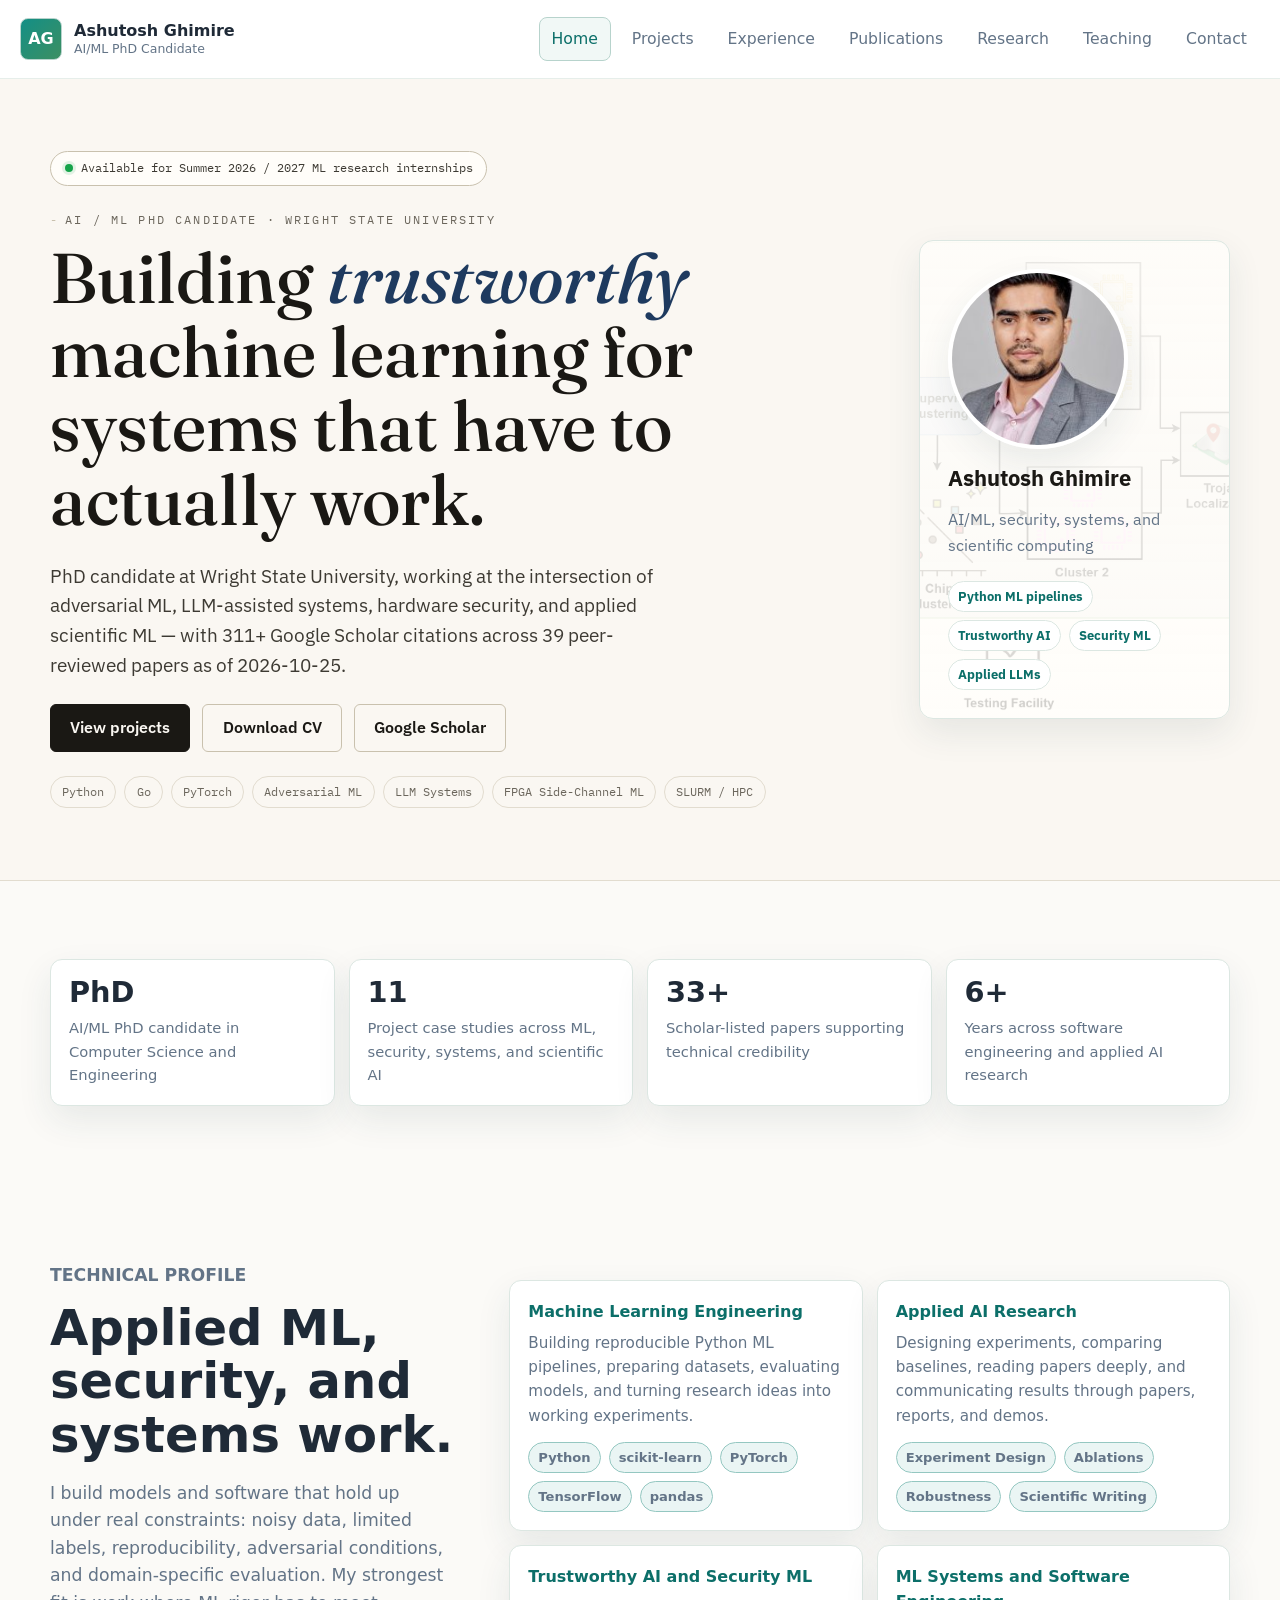
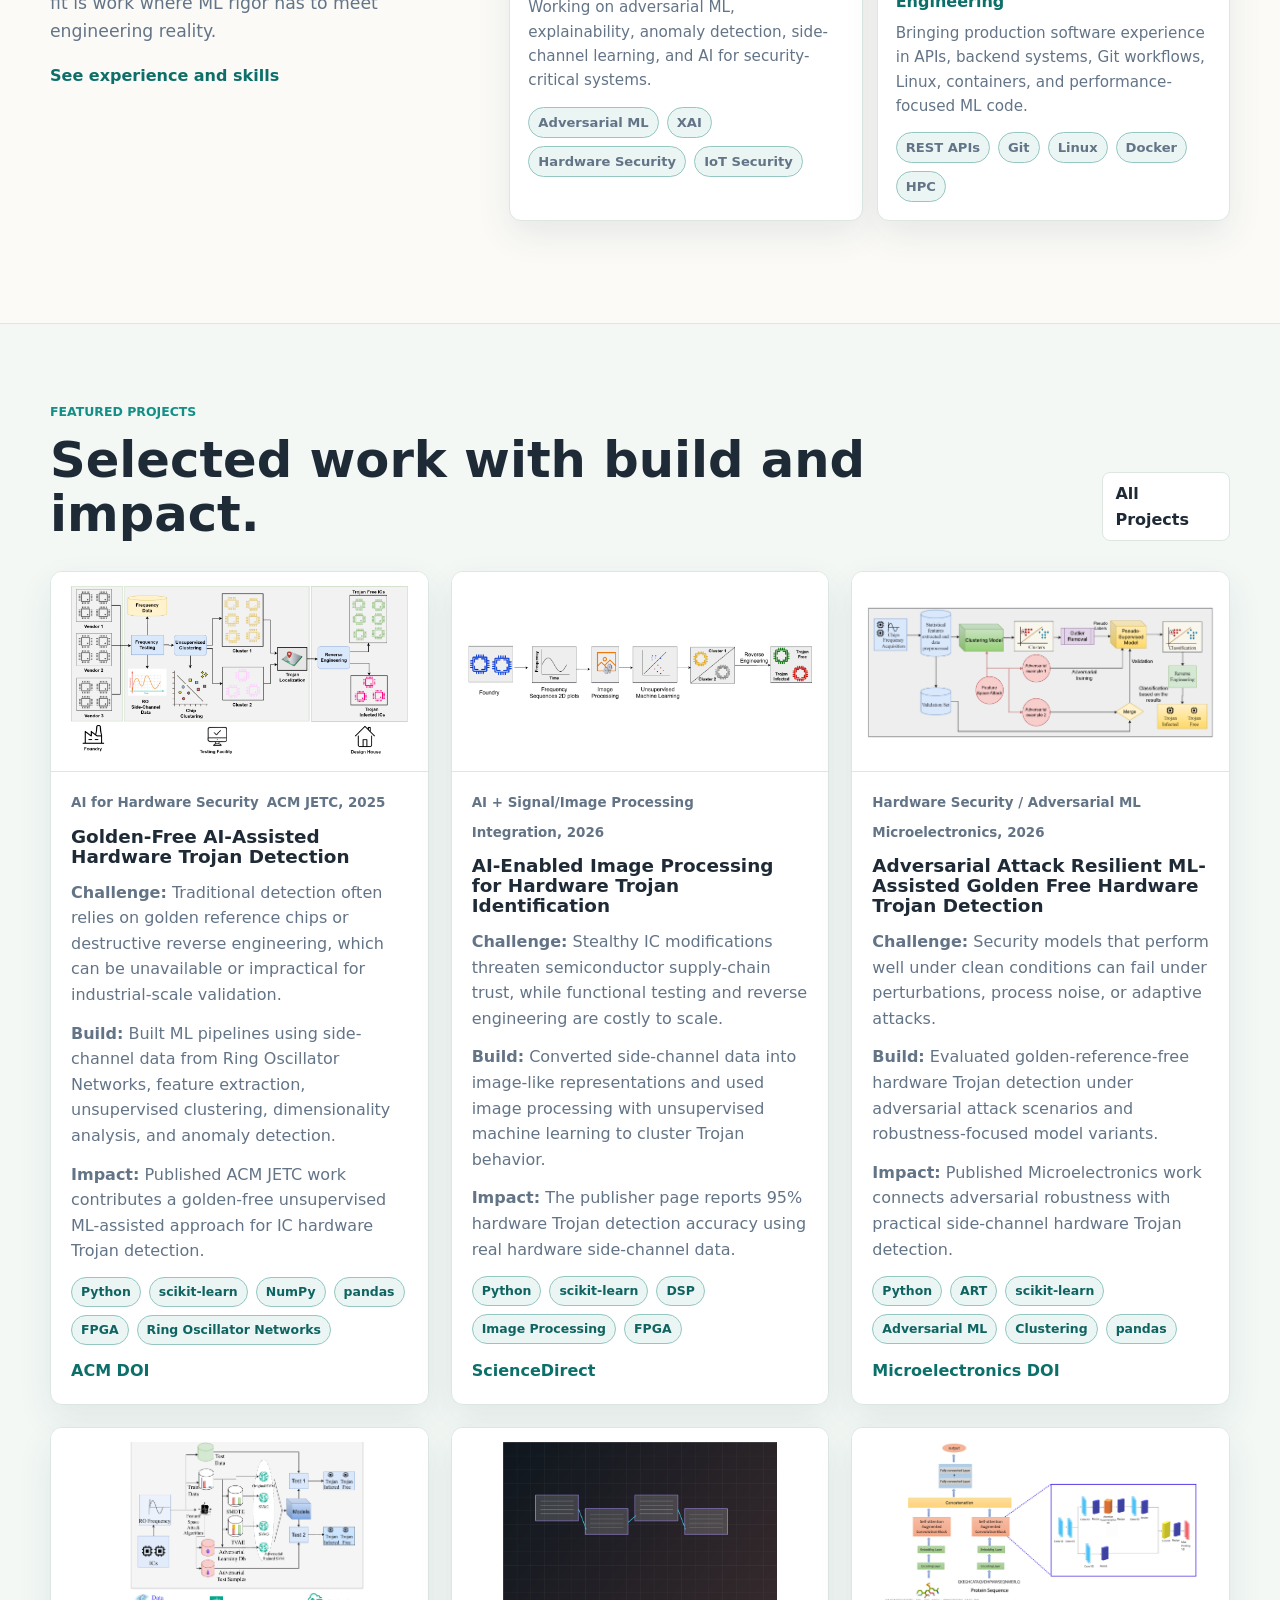
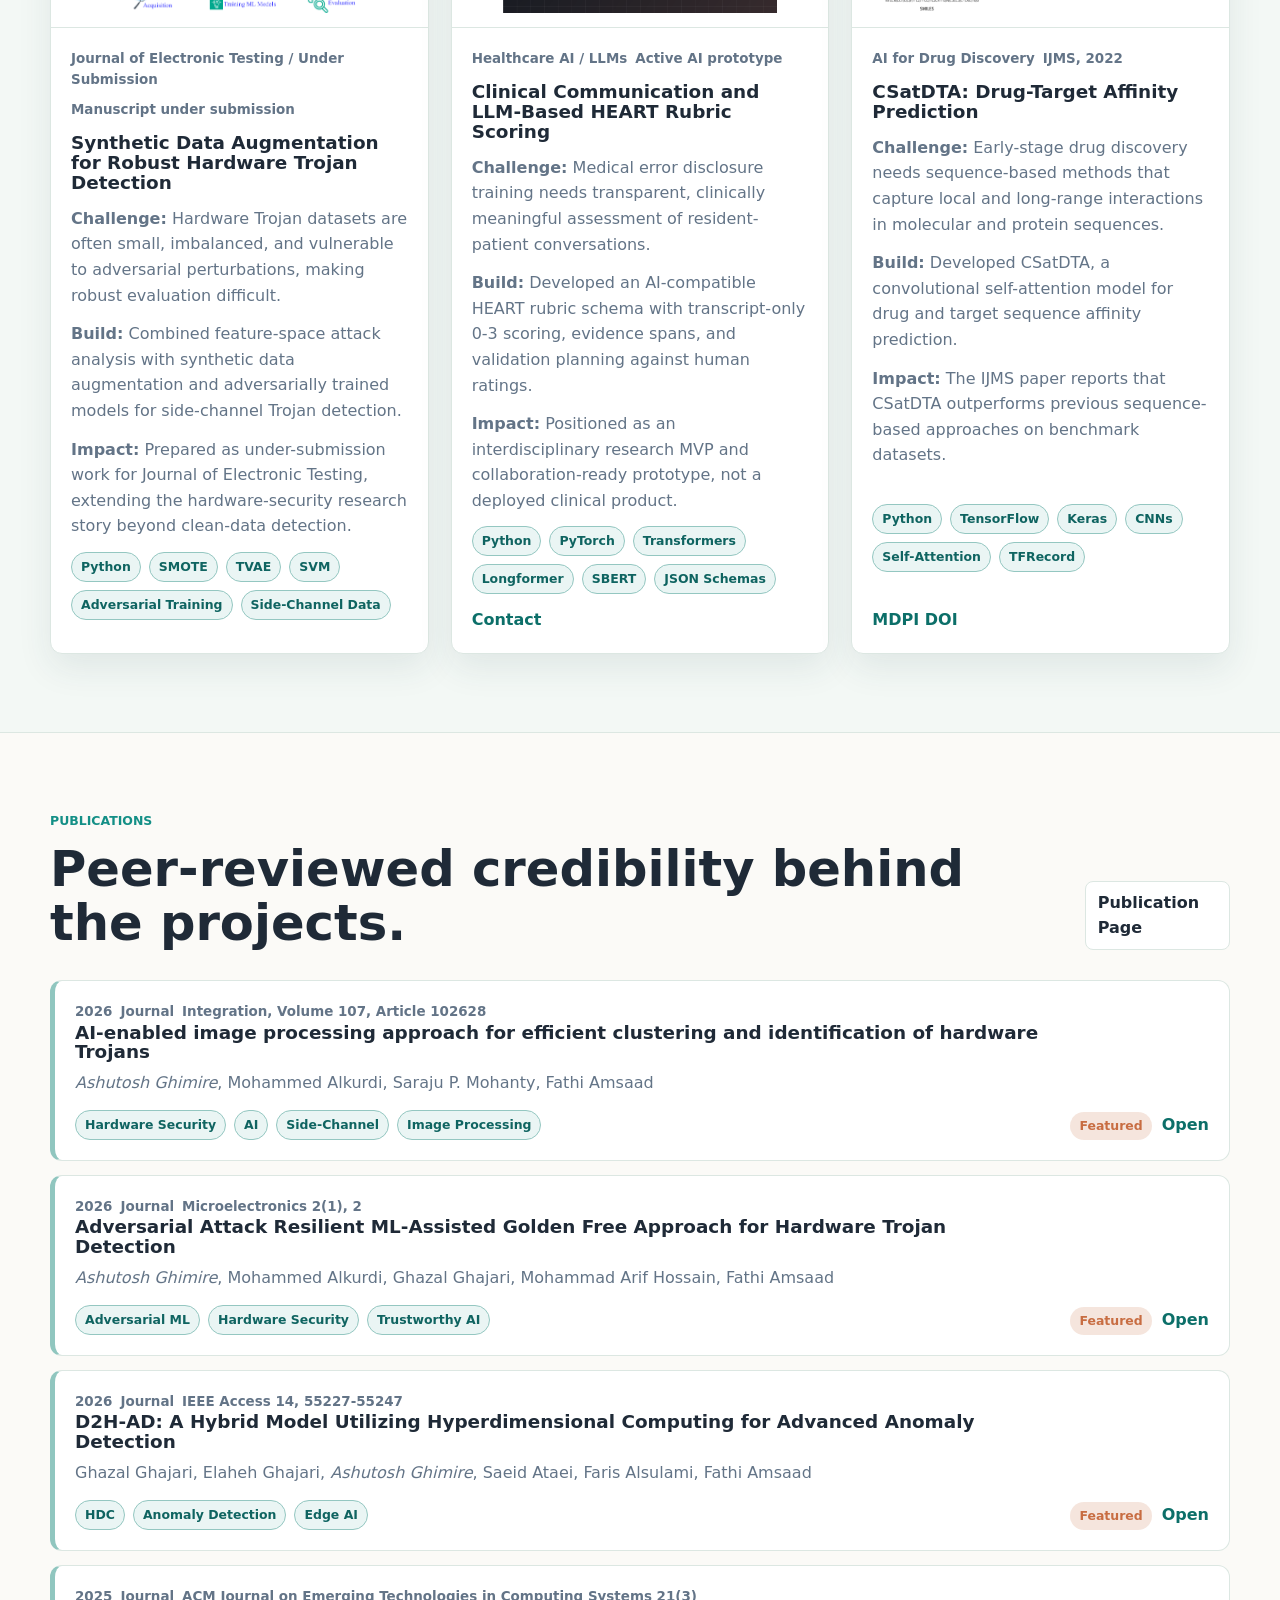
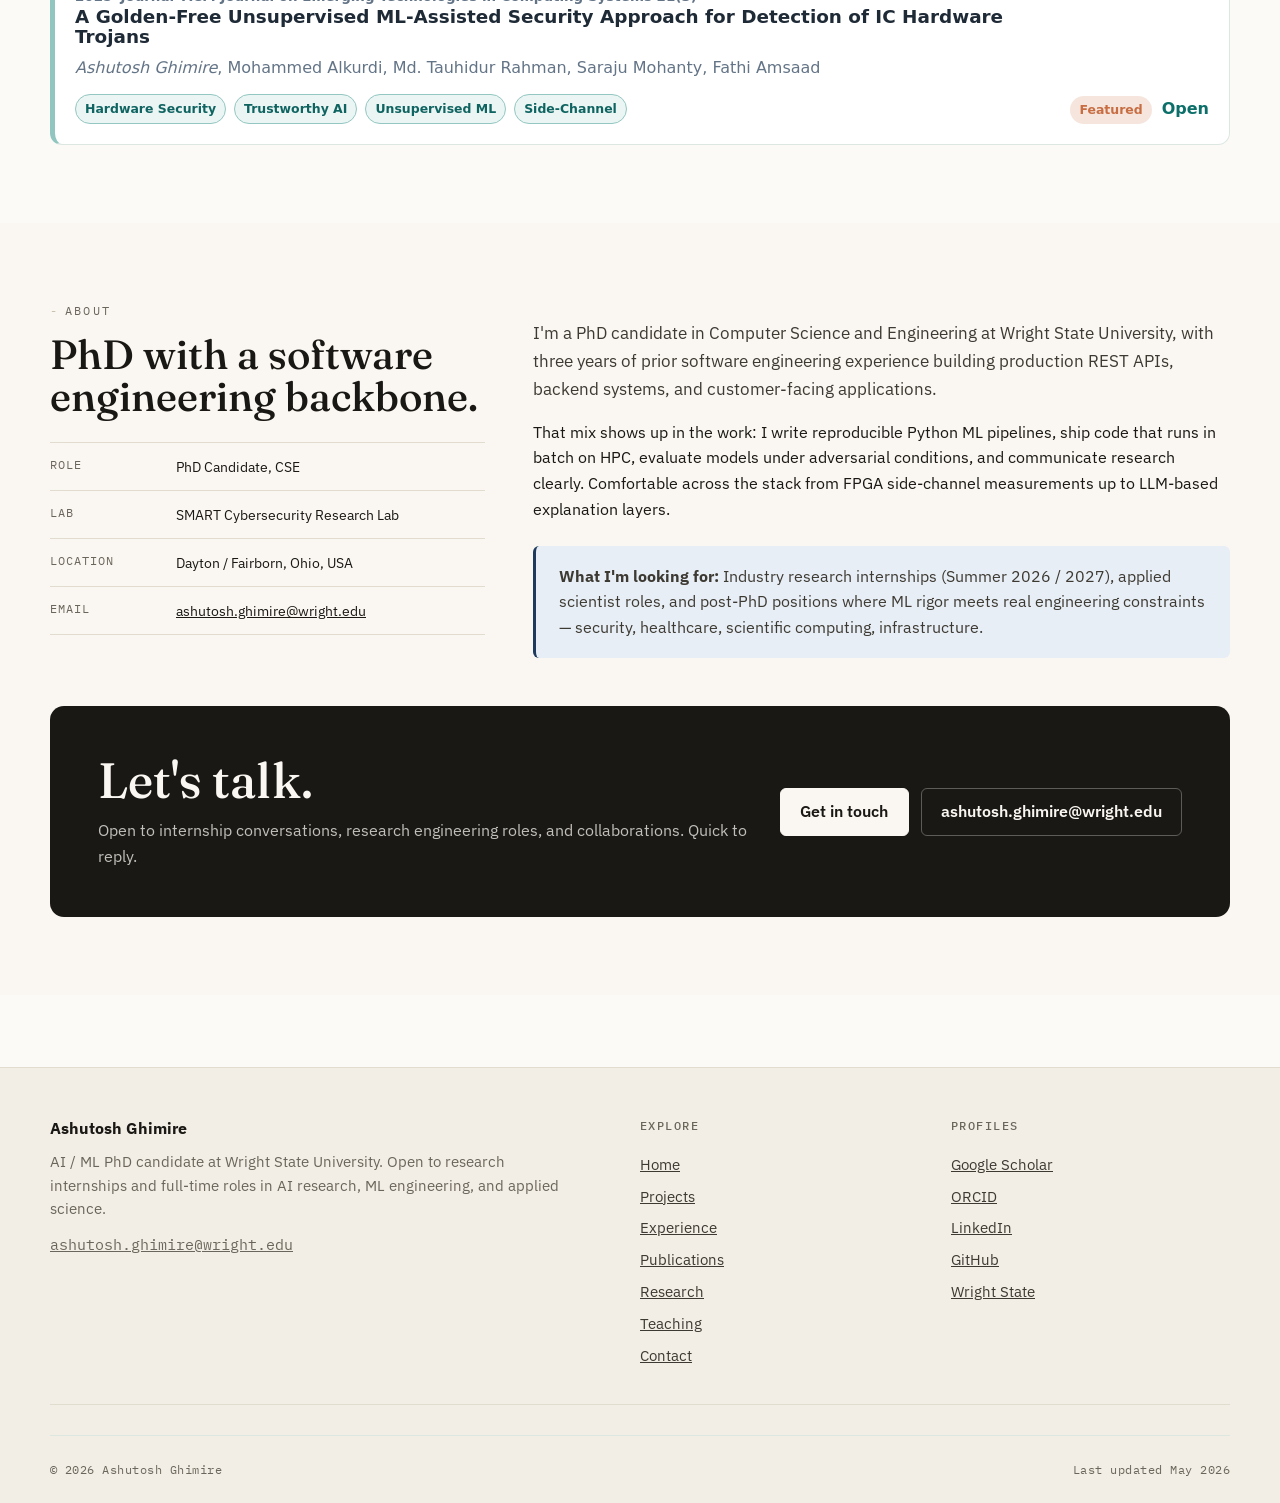
<file: index.html>
<!doctype html>
<html lang="en">
  <head>
    <meta charset="utf-8">
    <meta name="viewport" content="width=device-width, initial-scale=1">
    <title>Ashutosh Ghimire | AI/ML PhD Candidate Portfolio</title>
    <meta name="description" content="Ashutosh Ghimire is an AI/ML PhD candidate at Wright State University working on trustworthy AI, hardware security, adversarial ML, LLM systems, and applied scientific ML. 33+ papers, open to research internships.">
    <meta name="author" content="Ashutosh Ghimire">
    <meta name="keywords" content="Ashutosh Ghimire, AI ML PhD, machine learning engineer, applied scientist intern, trustworthy AI, hardware security, adversarial machine learning, LLM systems, Python, PyTorch, Wright State University">
    <meta property="og:title" content="Ashutosh Ghimire | AI/ML PhD Candidate Portfolio">
    <meta property="og:description" content="Ashutosh Ghimire is an AI/ML PhD candidate at Wright State University working on trustworthy AI, hardware security, adversarial ML, LLM systems, and applied scientific ML. 33+ papers, open to research internships.">
    <meta property="og:type" content="website">
    <meta property="og:image" content="assets/images/hero-research.png">
    <meta name="twitter:card" content="summary_large_image">
    <meta name="twitter:title" content="Ashutosh Ghimire | AI/ML PhD Candidate Portfolio">
    <meta name="twitter:description" content="Ashutosh Ghimire is an AI/ML PhD candidate at Wright State University working on trustworthy AI, hardware security, adversarial ML, LLM systems, and applied scientific ML. 33+ papers, open to research internships.">
    <link rel="icon" href="assets/images/favicon.svg" type="image/svg+xml">
    <link rel="stylesheet" href="assets/css/styles.css?v=7">
    <script defer src="assets/js/app.js?v=7"></script>
  </head>
  <body data-page="home">
    <a class="skip-link" href="#main">Skip to content</a>
    <header class="site-header" data-header>
      <nav class="nav-shell" aria-label="Main navigation">
        <a class="brand" href="index.html" aria-label="Ashutosh Ghimire home">
          <span class="brand-mark">AG</span>
          <span>
            <strong>Ashutosh Ghimire</strong>
            <small>AI/ML PhD Candidate</small>
          </span>
        </a>
        <button class="nav-toggle" type="button" data-nav-toggle aria-expanded="false" aria-controls="site-menu">Menu</button>
        <div class="nav-menu" id="site-menu" data-nav-menu>
          <a href="index.html" class="is-active" aria-current="page">Home</a>
          <a href="projects.html">Projects</a>
          <a href="experience.html">Experience</a>
          <a href="publications.html">Publications</a>
          <a href="research.html">Research</a>
          <a href="teaching.html">Teaching</a>
          <a href="contact.html">Contact</a>
        </div>
      </nav>
    </header>

    <main id="main">
      <section class="claude-hero" aria-labelledby="hero-title">
        <div class="container claude-hero-grid">
          <div class="hero-text">
            <span class="availability">Available for Summer 2026 / 2027 ML research internships</span>
            <span class="eyebrow">AI / ML PhD Candidate &middot; Wright State University</span>
            <h1 id="hero-title" class="hero-title">Building <em>trustworthy</em> machine learning for systems that have to actually work.</h1>
            <p class="hero-lead">PhD candidate at Wright State University, working at the intersection of adversarial ML, LLM-assisted systems, hardware security, and applied scientific ML &mdash; with <!--AUTO:CITATIONS-->311<!--/AUTO:CITATIONS-->+ Google Scholar citations across <!--AUTO:PAPERS-->39<!--/AUTO:PAPERS--> peer-reviewed papers as of <!--AUTO:UPDATED-->2026-10-25<!--/AUTO:UPDATED-->.</p>
            <div class="btn-row" aria-label="Primary actions">
              <a class="btn btn-primary" href="projects.html">View projects</a>
              <a class="btn btn-ghost" href="assets/docs/Ashutosh_Ghimire_CV.pdf">Download CV</a>
              <a class="btn btn-ghost" href="https://scholar.google.com/citations?user=mhTDRysAAAAJ&amp;hl=en" target="_blank" rel="noreferrer">Google Scholar</a>
            </div>
            <div class="hero-tags">
              <span>Python</span><span>Go</span><span>PyTorch</span><span>Adversarial ML</span><span>LLM Systems</span><span>FPGA Side-Channel ML</span><span>SLURM / HPC</span>
            </div>
          </div>
          <aside class="hero-profile-card" aria-label="Profile summary">
            <img class="profile-photo profile-photo-large" src="assets/images/profile.jpg" alt="Portrait of Ashutosh Ghimire">
            <strong>Ashutosh Ghimire</strong>
            <span>AI/ML, security, systems, and scientific computing</span>
            <div class="hero-domain-list">
              <span>Python ML pipelines</span>
              <span>Trustworthy AI</span>
              <span>Security ML</span>
              <span>Applied LLMs</span>
            </div>
          </aside>
        </div>
      </section>

      <section class="section section-tight">
        <div class="container">
          <div class="stat-grid">
            <article class="stat-card">
              <strong>PhD</strong>
              <span>AI/ML PhD candidate in Computer Science and Engineering</span>
            </article>
            <article class="stat-card">
              <strong>11</strong>
              <span>Project case studies across ML, security, systems, and scientific AI</span>
            </article>
            <article class="stat-card">
              <strong>33+</strong>
              <span>Scholar-listed papers supporting technical credibility</span>
            </article>
            <article class="stat-card">
              <strong>6+</strong>
              <span>Years across software engineering and applied AI research</span>
            </article>
          </div>
        </div>
      </section>

      <section class="section">
        <div class="container section-grid">
          <div class="section-intro">
            <p class="eyebrow">Technical Profile</p>
            <h2>Applied ML, security, and systems work.</h2>
            <p>I build models and software that hold up under real constraints: noisy data, limited labels, reproducibility, adversarial conditions, and domain-specific evaluation. My strongest fit is work where ML rigor has to meet engineering reality.</p>
            <a class="text-link" href="experience.html">See experience and skills</a>
          </div>
          <div class="domain-grid role-fit-grid">
            <article class="domain-card role-fit-card">
              <strong>Machine Learning Engineering</strong>
              <span>Building reproducible Python ML pipelines, preparing datasets, evaluating models, and turning research ideas into working experiments.</span>
              <div class="tag-row"><span class="tag">Python</span><span class="tag">scikit-learn</span><span class="tag">PyTorch</span><span class="tag">TensorFlow</span><span class="tag">pandas</span></div>
            </article>
            <article class="domain-card role-fit-card">
              <strong>Applied AI Research</strong>
              <span>Designing experiments, comparing baselines, reading papers deeply, and communicating results through papers, reports, and demos.</span>
              <div class="tag-row"><span class="tag">Experiment Design</span><span class="tag">Ablations</span><span class="tag">Robustness</span><span class="tag">Scientific Writing</span></div>
            </article>
            <article class="domain-card role-fit-card">
              <strong>Trustworthy AI and Security ML</strong>
              <span>Working on adversarial ML, explainability, anomaly detection, side-channel learning, and AI for security-critical systems.</span>
              <div class="tag-row"><span class="tag">Adversarial ML</span><span class="tag">XAI</span><span class="tag">Hardware Security</span><span class="tag">IoT Security</span></div>
            </article>
            <article class="domain-card role-fit-card">
              <strong>ML Systems and Software Engineering</strong>
              <span>Bringing production software experience in APIs, backend systems, Git workflows, Linux, containers, and performance-focused ML code.</span>
              <div class="tag-row"><span class="tag">REST APIs</span><span class="tag">Git</span><span class="tag">Linux</span><span class="tag">Docker</span><span class="tag">HPC</span></div>
            </article>
          </div>
        </div>
      </section>

      <section class="section section-muted">
        <div class="container">
          <div class="section-heading">
            <div>
              <p class="eyebrow">Featured Projects</p>
              <h2>Selected work with build and impact.</h2>
            </div>
            <a class="button button-compact" href="projects.html">All Projects</a>
          </div>
          <div class="project-grid project-grid-featured">
            <article class="project-card" data-tags="hardware security|ai|side-channel|fpga" data-search="golden-free ai-assisted hardware trojan detection ai for hardware security acm jetc, 2025 traditional detection often relies on golden reference chips or destructive reverse engineering, which can be unavailable or impractical for industrial-scale validation. built ml pipelines using side-channel data from ring oscillator networks, feature extraction, unsupervised clustering, dimensionality analysis, and anomaly detection. published acm jetc work contributes a golden-free unsupervised ml-assisted approach for ic hardware trojan detection. hardware security ai side-channel fpga python scikit-learn numpy pandas fpga ring oscillator networks">
              <img src="assets/images/thesis-localization.png" alt="Golden-Free AI-Assisted Hardware Trojan Detection visual">
              <div class="project-card-body">
                <div class="project-meta">
                  <span>AI for Hardware Security</span>
                  <span>ACM JETC, 2025</span>
                </div>
                <h3>Golden-Free AI-Assisted Hardware Trojan Detection</h3>
                <p><strong>Challenge:</strong> Traditional detection often relies on golden reference chips or destructive reverse engineering, which can be unavailable or impractical for industrial-scale validation.</p>
                <p><strong>Build:</strong> Built ML pipelines using side-channel data from Ring Oscillator Networks, feature extraction, unsupervised clustering, dimensionality analysis, and anomaly detection.</p>
                <p><strong>Impact:</strong> Published ACM JETC work contributes a golden-free unsupervised ML-assisted approach for IC hardware Trojan detection.</p>
                <div class="tag-row"><span class="tag">Python</span><span class="tag">scikit-learn</span><span class="tag">NumPy</span><span class="tag">pandas</span><span class="tag">FPGA</span><span class="tag">Ring Oscillator Networks</span></div>
                <div class="project-links"><a class="mini-link" href="https://doi.org/10.1145/3748652" target="_blank" rel="noreferrer">ACM DOI</a></div>
              </div>
            </article>
            <article class="project-card" data-tags="hardware security|image processing|signal processing|unsupervised ml" data-search="ai-enabled image processing for hardware trojan identification ai + signal/image processing integration, 2026 stealthy ic modifications threaten semiconductor supply-chain trust, while functional testing and reverse engineering are costly to scale. converted side-channel data into image-like representations and used image processing with unsupervised machine learning to cluster trojan behavior. the publisher page reports 95% hardware trojan detection accuracy using real hardware side-channel data. hardware security image processing signal processing unsupervised ml python scikit-learn dsp image processing fpga">
              <img src="assets/images/integration-main-model.png" alt="AI-Enabled Image Processing for Hardware Trojan Identification visual">
              <div class="project-card-body">
                <div class="project-meta">
                  <span>AI + Signal/Image Processing</span>
                  <span>Integration, 2026</span>
                </div>
                <h3>AI-Enabled Image Processing for Hardware Trojan Identification</h3>
                <p><strong>Challenge:</strong> Stealthy IC modifications threaten semiconductor supply-chain trust, while functional testing and reverse engineering are costly to scale.</p>
                <p><strong>Build:</strong> Converted side-channel data into image-like representations and used image processing with unsupervised machine learning to cluster Trojan behavior.</p>
                <p><strong>Impact:</strong> The publisher page reports 95% hardware Trojan detection accuracy using real hardware side-channel data.</p>
                <div class="tag-row"><span class="tag">Python</span><span class="tag">scikit-learn</span><span class="tag">DSP</span><span class="tag">Image Processing</span><span class="tag">FPGA</span></div>
                <div class="project-links"><a class="mini-link" href="https://doi.org/10.1016/j.vlsi.2025.102628" target="_blank" rel="noreferrer">ScienceDirect</a></div>
              </div>
            </article>
            <article class="project-card" data-tags="adversarial ml|hardware security|trustworthy ai|robustness" data-search="adversarial attack resilient ml-assisted golden free hardware trojan detection hardware security / adversarial ml microelectronics, 2026 security models that perform well under clean conditions can fail under perturbations, process noise, or adaptive attacks. evaluated golden-reference-free hardware trojan detection under adversarial attack scenarios and robustness-focused model variants. published microelectronics work connects adversarial robustness with practical side-channel hardware trojan detection. adversarial ml hardware security trustworthy ai robustness python art scikit-learn adversarial ml clustering pandas">
              <img src="assets/images/microelectronics-robustness-results.png" alt="Adversarial Attack Resilient ML-Assisted Golden Free Hardware Trojan Detection visual">
              <div class="project-card-body">
                <div class="project-meta">
                  <span>Hardware Security / Adversarial ML</span>
                  <span>Microelectronics, 2026</span>
                </div>
                <h3>Adversarial Attack Resilient ML-Assisted Golden Free Hardware Trojan Detection</h3>
                <p><strong>Challenge:</strong> Security models that perform well under clean conditions can fail under perturbations, process noise, or adaptive attacks.</p>
                <p><strong>Build:</strong> Evaluated golden-reference-free hardware Trojan detection under adversarial attack scenarios and robustness-focused model variants.</p>
                <p><strong>Impact:</strong> Published Microelectronics work connects adversarial robustness with practical side-channel hardware Trojan detection.</p>
                <div class="tag-row"><span class="tag">Python</span><span class="tag">ART</span><span class="tag">scikit-learn</span><span class="tag">Adversarial ML</span><span class="tag">Clustering</span><span class="tag">pandas</span></div>
                <div class="project-links"><a class="mini-link" href="https://doi.org/10.3390/microelectronics2010002" target="_blank" rel="noreferrer">Microelectronics DOI</a></div>
              </div>
            </article>
            <article class="project-card" data-tags="hardware security|synthetic data|smote|tvae|adversarial ml" data-search="synthetic data augmentation for robust hardware trojan detection journal of electronic testing / under submission manuscript under submission hardware trojan datasets are often small, imbalanced, and vulnerable to adversarial perturbations, making robust evaluation difficult. combined feature-space attack analysis with synthetic data augmentation and adversarially trained models for side-channel trojan detection. prepared as under-submission work for journal of electronic testing, extending the hardware-security research story beyond clean-data detection. hardware security synthetic data smote tvae adversarial ml python smote tvae svm adversarial training side-channel data">
              <img src="assets/images/jet-framework-model.png" alt="Synthetic Data Augmentation for Robust Hardware Trojan Detection visual">
              <div class="project-card-body">
                <div class="project-meta">
                  <span>Journal of Electronic Testing / Under Submission</span>
                  <span>Manuscript under submission</span>
                </div>
                <h3>Synthetic Data Augmentation for Robust Hardware Trojan Detection</h3>
                <p><strong>Challenge:</strong> Hardware Trojan datasets are often small, imbalanced, and vulnerable to adversarial perturbations, making robust evaluation difficult.</p>
                <p><strong>Build:</strong> Combined feature-space attack analysis with synthetic data augmentation and adversarially trained models for side-channel Trojan detection.</p>
                <p><strong>Impact:</strong> Prepared as under-submission work for Journal of Electronic Testing, extending the hardware-security research story beyond clean-data detection.</p>
                <div class="tag-row"><span class="tag">Python</span><span class="tag">SMOTE</span><span class="tag">TVAE</span><span class="tag">SVM</span><span class="tag">Adversarial Training</span><span class="tag">Side-Channel Data</span></div>
                <div class="project-links"></div>
              </div>
            </article>
            <article class="project-card" data-tags="llms|healthcare ai|rubric scoring|human-centered ai" data-search="clinical communication and llm-based heart rubric scoring healthcare ai / llms active ai prototype medical error disclosure training needs transparent, clinically meaningful assessment of resident-patient conversations. developed an ai-compatible heart rubric schema with transcript-only 0-3 scoring, evidence spans, and validation planning against human ratings. positioned as an interdisciplinary research mvp and collaboration-ready prototype, not a deployed clinical product. llms healthcare ai rubric scoring human-centered ai python pytorch transformers longformer sbert json schemas">
              <img src="assets/images/clinical-ai.png" alt="Clinical Communication and LLM-Based HEART Rubric Scoring visual">
              <div class="project-card-body">
                <div class="project-meta">
                  <span>Healthcare AI / LLMs</span>
                  <span>Active AI prototype</span>
                </div>
                <h3>Clinical Communication and LLM-Based HEART Rubric Scoring</h3>
                <p><strong>Challenge:</strong> Medical error disclosure training needs transparent, clinically meaningful assessment of resident-patient conversations.</p>
                <p><strong>Build:</strong> Developed an AI-compatible HEART rubric schema with transcript-only 0-3 scoring, evidence spans, and validation planning against human ratings.</p>
                <p><strong>Impact:</strong> Positioned as an interdisciplinary research MVP and collaboration-ready prototype, not a deployed clinical product.</p>
                <div class="tag-row"><span class="tag">Python</span><span class="tag">PyTorch</span><span class="tag">Transformers</span><span class="tag">Longformer</span><span class="tag">SBERT</span><span class="tag">JSON Schemas</span></div>
                <div class="project-links"><a class="mini-link" href="contact.html">Contact</a></div>
              </div>
            </article>
            <article class="project-card" data-tags="drug discovery|deep learning|self-attention|bioinformatics" data-search="csatdta: drug-target affinity prediction ai for drug discovery ijms, 2022 early-stage drug discovery needs sequence-based methods that capture local and long-range interactions in molecular and protein sequences. developed csatdta, a convolutional self-attention model for drug and target sequence affinity prediction. the ijms paper reports that csatdta outperforms previous sequence-based approaches on benchmark datasets. drug discovery deep learning self-attention bioinformatics python tensorflow keras cnns self-attention tfrecord">
              <img src="assets/images/csatdta.png" alt="CSatDTA: Drug-Target Affinity Prediction visual">
              <div class="project-card-body">
                <div class="project-meta">
                  <span>AI for Drug Discovery</span>
                  <span>IJMS, 2022</span>
                </div>
                <h3>CSatDTA: Drug-Target Affinity Prediction</h3>
                <p><strong>Challenge:</strong> Early-stage drug discovery needs sequence-based methods that capture local and long-range interactions in molecular and protein sequences.</p>
                <p><strong>Build:</strong> Developed CSatDTA, a convolutional self-attention model for drug and target sequence affinity prediction.</p>
                <p><strong>Impact:</strong> The IJMS paper reports that CSatDTA outperforms previous sequence-based approaches on benchmark datasets.</p>
                <div class="tag-row"><span class="tag">Python</span><span class="tag">TensorFlow</span><span class="tag">Keras</span><span class="tag">CNNs</span><span class="tag">Self-Attention</span><span class="tag">TFRecord</span></div>
                <div class="project-links"><a class="mini-link" href="https://doi.org/10.3390/ijms23158453" target="_blank" rel="noreferrer">MDPI DOI</a></div>
              </div>
            </article>
          </div>
        </div>
      </section>

      <section class="section">
        <div class="container">
          <div class="section-heading">
            <div>
              <p class="eyebrow">Publications</p>
              <h2>Peer-reviewed credibility behind the projects.</h2>
            </div>
            <a class="button button-compact" href="publications.html">Publication Page</a>
          </div>
          <div class="publication-list publication-list-compact">
            <article class="publication-card" data-tags="hardware security|ai|side-channel|image processing" data-search="ai-enabled image processing approach for efficient clustering and identification of hardware trojans ashutosh ghimire, mohammed alkurdi, saraju p. mohanty, fathi amsaad integration, volume 107, article 102628 2026 journal  hardware security ai side-channel image processing">
              <div>
                <div class="publication-meta">
                  <span>2026</span>
                  <span>Journal</span>
                  <span>Integration, Volume 107, Article 102628</span>
                </div>
                <h3><a href="https://doi.org/10.1016/j.vlsi.2025.102628" target="_blank" rel="noreferrer">AI-enabled image processing approach for efficient clustering and identification of hardware Trojans</a></h3>
                <p><em>Ashutosh Ghimire</em>, Mohammed Alkurdi, Saraju P. Mohanty, Fathi Amsaad</p>
                <div class="tag-row"><span class="tag">Hardware Security</span><span class="tag">AI</span><span class="tag">Side-Channel</span><span class="tag">Image Processing</span></div>
                
              </div>
              <div class="publication-links">
                <span class="publication-badge">Featured</span>
                
                <a class="mini-link" href="https://doi.org/10.1016/j.vlsi.2025.102628" target="_blank" rel="noreferrer">Open</a>
              </div>
            </article>
            <article class="publication-card" data-tags="adversarial ml|hardware security|trustworthy ai" data-search="adversarial attack resilient ml-assisted golden free approach for hardware trojan detection ashutosh ghimire, mohammed alkurdi, ghazal ghajari, mohammad arif hossain, fathi amsaad microelectronics 2(1), 2 2026 journal  adversarial ml hardware security trustworthy ai">
              <div>
                <div class="publication-meta">
                  <span>2026</span>
                  <span>Journal</span>
                  <span>Microelectronics 2(1), 2</span>
                </div>
                <h3><a href="https://doi.org/10.3390/microelectronics2010002" target="_blank" rel="noreferrer">Adversarial Attack Resilient ML-Assisted Golden Free Approach for Hardware Trojan Detection</a></h3>
                <p><em>Ashutosh Ghimire</em>, Mohammed Alkurdi, Ghazal Ghajari, Mohammad Arif Hossain, Fathi Amsaad</p>
                <div class="tag-row"><span class="tag">Adversarial ML</span><span class="tag">Hardware Security</span><span class="tag">Trustworthy AI</span></div>
                
              </div>
              <div class="publication-links">
                <span class="publication-badge">Featured</span>
                
                <a class="mini-link" href="https://doi.org/10.3390/microelectronics2010002" target="_blank" rel="noreferrer">Open</a>
              </div>
            </article>
            <article class="publication-card" data-tags="hdc|anomaly detection|edge ai" data-search="d2h-ad: a hybrid model utilizing hyperdimensional computing for advanced anomaly detection ghazal ghajari, elaheh ghajari, ashutosh ghimire, saeid ataei, faris alsulami, fathi amsaad ieee access 14, 55227-55247 2026 journal  hdc anomaly detection edge ai">
              <div>
                <div class="publication-meta">
                  <span>2026</span>
                  <span>Journal</span>
                  <span>IEEE Access 14, 55227-55247</span>
                </div>
                <h3><a href="https://doi.org/10.1109/ACCESS.2026.3677763" target="_blank" rel="noreferrer">D2H-AD: A Hybrid Model Utilizing Hyperdimensional Computing for Advanced Anomaly Detection</a></h3>
                <p>Ghazal Ghajari, Elaheh Ghajari, <em>Ashutosh Ghimire</em>, Saeid Ataei, Faris Alsulami, Fathi Amsaad</p>
                <div class="tag-row"><span class="tag">HDC</span><span class="tag">Anomaly Detection</span><span class="tag">Edge AI</span></div>
                
              </div>
              <div class="publication-links">
                <span class="publication-badge">Featured</span>
                
                <a class="mini-link" href="https://doi.org/10.1109/ACCESS.2026.3677763" target="_blank" rel="noreferrer">Open</a>
              </div>
            </article>
            <article class="publication-card" data-tags="hardware security|trustworthy ai|unsupervised ml|side-channel" data-search="a golden-free unsupervised ml-assisted security approach for detection of ic hardware trojans ashutosh ghimire, mohammed alkurdi, md. tauhidur rahman, saraju mohanty, fathi amsaad acm journal on emerging technologies in computing systems 21(3) 2025 journal  hardware security trustworthy ai unsupervised ml side-channel">
              <div>
                <div class="publication-meta">
                  <span>2025</span>
                  <span>Journal</span>
                  <span>ACM Journal on Emerging Technologies in Computing Systems 21(3)</span>
                </div>
                <h3><a href="https://doi.org/10.1145/3748652" target="_blank" rel="noreferrer">A Golden-Free Unsupervised ML-Assisted Security Approach for Detection of IC Hardware Trojans</a></h3>
                <p><em>Ashutosh Ghimire</em>, Mohammed Alkurdi, Md. Tauhidur Rahman, Saraju Mohanty, Fathi Amsaad</p>
                <div class="tag-row"><span class="tag">Hardware Security</span><span class="tag">Trustworthy AI</span><span class="tag">Unsupervised ML</span><span class="tag">Side-Channel</span></div>
                
              </div>
              <div class="publication-links">
                <span class="publication-badge">Featured</span>
                
                <a class="mini-link" href="https://doi.org/10.1145/3748652" target="_blank" rel="noreferrer">Open</a>
              </div>
            </article>
          </div>
        </div>
      </section>

      <section class="section claude-about-section">
        <div class="container">
          <div class="about-grid">
            <div>
              <span class="eyebrow">About</span>
              <h2>PhD with a software engineering backbone.</h2>
              <ul class="kv-list">
                <li><span class="key">Role</span><span>PhD Candidate, CSE</span></li>
                <li><span class="key">Lab</span><span>SMART Cybersecurity Research Lab</span></li>
                <li><span class="key">Location</span><span>Dayton / Fairborn, Ohio, USA</span></li>
                <li><span class="key">Email</span><span><a href="mailto:ashutosh.ghimire@wright.edu">ashutosh.ghimire@wright.edu</a></span></li>
              </ul>
            </div>
            <div>
              <p class="lead">I'm a PhD candidate in Computer Science and Engineering at Wright State University, with three years of prior software engineering experience building production REST APIs, backend systems, and customer-facing applications.</p>
              <p>That mix shows up in the work: I write reproducible Python ML pipelines, ship code that runs in batch on HPC, evaluate models under adversarial conditions, and communicate research clearly. Comfortable across the stack from FPGA side-channel measurements up to LLM-based explanation layers.</p>
              <div class="callout">
                <p><strong>What I'm looking for:</strong> Industry research internships (Summer 2026 / 2027), applied scientist roles, and post-PhD positions where ML rigor meets real engineering constraints &mdash; security, healthcare, scientific computing, infrastructure.</p>
              </div>
            </div>
          </div>

          <div class="cta-banner">
            <div>
              <h2>Let's talk.</h2>
              <p>Open to internship conversations, research engineering roles, and collaborations. Quick to reply.</p>
            </div>
            <div class="btn-row">
              <a class="btn btn-primary" href="contact.html">Get in touch</a>
              <a class="btn btn-ghost" href="mailto:ashutosh.ghimire@wright.edu">ashutosh.ghimire@wright.edu</a>
            </div>
          </div>
        </div>
      </section>
    </main>

    <footer class="site-footer">
      <div class="container">
        <div class="footer-grid">
          <div>
            <strong>Ashutosh Ghimire</strong>
            <p>AI / ML PhD candidate at Wright State University. Open to research internships and full-time roles in AI research, ML engineering, and applied science.</p>
            <p class="footer-email"><a href="mailto:ashutosh.ghimire@wright.edu">ashutosh.ghimire@wright.edu</a></p>
          </div>
          <div>
            <h4>Explore</h4>
            <ul><li><a href="index.html">Home</a></li><li><a href="projects.html">Projects</a></li><li><a href="experience.html">Experience</a></li><li><a href="publications.html">Publications</a></li><li><a href="research.html">Research</a></li><li><a href="teaching.html">Teaching</a></li><li><a href="contact.html">Contact</a></li></ul>
          </div>
          <div>
            <h4>Profiles</h4>
            <ul><li><a href="https://scholar.google.com/citations?user=mhTDRysAAAAJ&amp;hl=en" target="_blank" rel="noreferrer">Google Scholar</a></li><li><a href="https://orcid.org/0000-0001-6210-1219" target="_blank" rel="noreferrer">ORCID</a></li><li><a href="https://www.linkedin.com/in/ashutoshghimire" target="_blank" rel="noreferrer">LinkedIn</a></li><li><a href="https://github.com/aashutoshghimire" target="_blank" rel="noreferrer">GitHub</a></li><li><a href="https://people.wright.edu/ashutosh.ghimire" target="_blank" rel="noreferrer">Wright State</a></li></ul>
          </div>
        </div>
        <div class="footer-bottom">
          <span>&copy; <span data-year></span> Ashutosh Ghimire</span>
          <span>Last updated May 2026</span>
        </div>
      </div>
    </footer>
  </body>
</html>
</file>
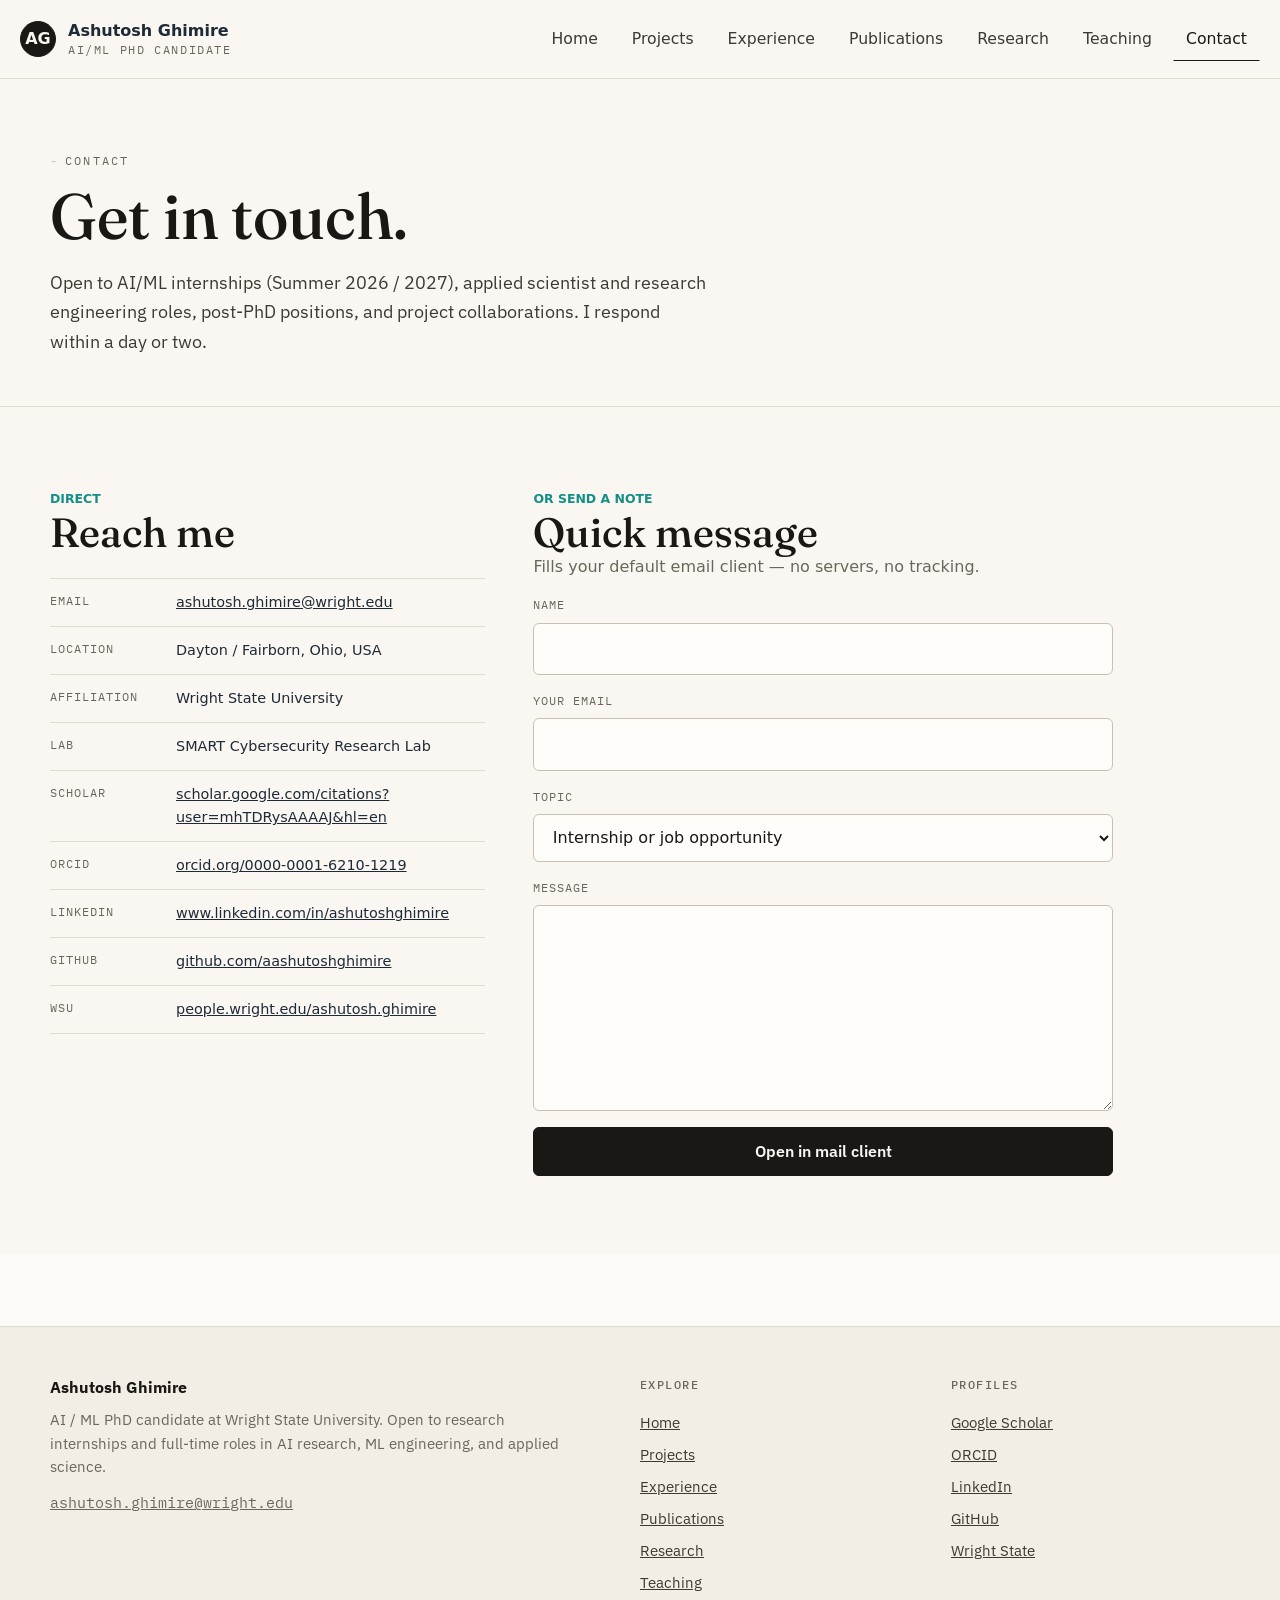
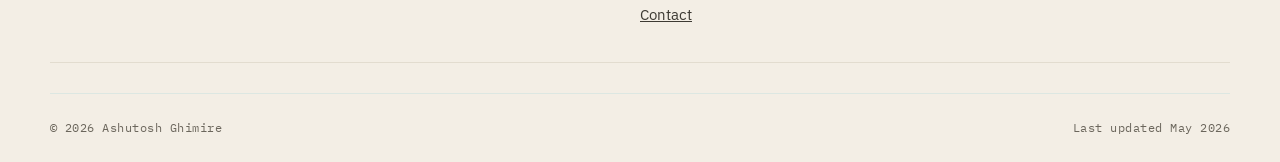
<file: contact.html>
<!doctype html>
<html lang="en">
  <head>
    <meta charset="utf-8">
    <meta name="viewport" content="width=device-width, initial-scale=1">
    <title>Contact | Ashutosh Ghimire</title>
    <meta name="description" content="Contact Ashutosh Ghimire for AI/ML internships, research engineering roles, post-PhD positions, project questions, and CV requests.">
    <meta name="author" content="Ashutosh Ghimire">
    <meta name="keywords" content="Ashutosh Ghimire, AI ML PhD, machine learning engineer, applied scientist intern, trustworthy AI, hardware security, adversarial machine learning, LLM systems, Python, PyTorch, Wright State University">
    <meta property="og:title" content="Contact | Ashutosh Ghimire">
    <meta property="og:description" content="Contact Ashutosh Ghimire for AI/ML internships, research engineering roles, post-PhD positions, project questions, and CV requests.">
    <meta property="og:type" content="website">
    <meta property="og:image" content="assets/images/clinical-ai.png">
    <meta name="twitter:card" content="summary_large_image">
    <meta name="twitter:title" content="Contact | Ashutosh Ghimire">
    <meta name="twitter:description" content="Contact Ashutosh Ghimire for AI/ML internships, research engineering roles, post-PhD positions, project questions, and CV requests.">
    <link rel="icon" href="assets/images/favicon.svg" type="image/svg+xml">
    <link rel="stylesheet" href="assets/css/styles.css?v=7">
    <script defer src="assets/js/app.js?v=7"></script>
  </head>
  <body data-page="contact">
    <a class="skip-link" href="#main">Skip to content</a>
    <header class="site-header" data-header>
      <nav class="nav-shell" aria-label="Main navigation">
        <a class="brand" href="index.html" aria-label="Ashutosh Ghimire home">
          <span class="brand-mark">AG</span>
          <span>
            <strong>Ashutosh Ghimire</strong>
            <small>AI/ML PhD Candidate</small>
          </span>
        </a>
        <button class="nav-toggle" type="button" data-nav-toggle aria-expanded="false" aria-controls="site-menu">Menu</button>
        <div class="nav-menu" id="site-menu" data-nav-menu>
          <a href="index.html">Home</a>
          <a href="projects.html">Projects</a>
          <a href="experience.html">Experience</a>
          <a href="publications.html">Publications</a>
          <a href="research.html">Research</a>
          <a href="teaching.html">Teaching</a>
          <a href="contact.html" class="is-active" aria-current="page">Contact</a>
        </div>
      </nav>
    </header>

    <main id="main">
      <section class="page-head">
        <div class="container">
          <span class="eyebrow">Contact</span>
          <h1>Get in touch.</h1>
          <p class="lead">Open to AI/ML internships (Summer 2026 / 2027), applied scientist and research engineering roles, post-PhD positions, and project collaborations. I respond within a day or two.</p>
        </div>
      </section>

      <section class="section contact-page">
        <div class="container">
          <div class="about-grid contact-simple-grid">
            <div>
              <span class="eyebrow">Direct</span>
              <h2>Reach me</h2>
              <ul class="kv-list">
                <li><span class="key">Email</span><a href="mailto:ashutosh.ghimire@wright.edu">ashutosh.ghimire@wright.edu</a></li>
                <li><span class="key">Location</span><span>Dayton / Fairborn, Ohio, USA</span></li>
                <li><span class="key">Affiliation</span><span>Wright State University</span></li>
                <li><span class="key">Lab</span><span>SMART Cybersecurity Research Lab</span></li>
                <li><span class="key">Scholar</span><a href="https://scholar.google.com/citations?user=mhTDRysAAAAJ&amp;hl=en" target="_blank" rel="noreferrer">scholar.google.com/citations?user=mhTDRysAAAAJ&amp;hl=en</a></li>
                <li><span class="key">ORCID</span><a href="https://orcid.org/0000-0001-6210-1219" target="_blank" rel="noreferrer">orcid.org/0000-0001-6210-1219</a></li>
                <li><span class="key">LinkedIn</span><a href="https://www.linkedin.com/in/ashutoshghimire" target="_blank" rel="noreferrer">www.linkedin.com/in/ashutoshghimire</a></li>
                <li><span class="key">GitHub</span><a href="https://github.com/aashutoshghimire" target="_blank" rel="noreferrer">github.com/aashutoshghimire</a></li>
                <li><span class="key">WSU</span><a href="https://people.wright.edu/ashutosh.ghimire" target="_blank" rel="noreferrer">people.wright.edu/ashutosh.ghimire</a></li>
              </ul>
            </div>

            <form id="contact-form" class="form" data-recipient="ashutosh.ghimire@wright.edu">
              <div>
                <span class="eyebrow">Or send a note</span>
                <h2>Quick message</h2>
                <p>Fills your default email client — no servers, no tracking.</p>
              </div>
              <label class="field">
                <span>Name</span>
                <input type="text" name="name" autocomplete="name">
              </label>
              <label class="field">
                <span>Your email</span>
                <input type="email" name="email" autocomplete="email">
              </label>
              <label class="field">
                <span>Topic</span>
                <select name="topic">
                  <option>Internship or job opportunity</option>
                  <option>Research collaboration</option>
                  <option>Project or paper question</option>
                  <option>Speaking / review request</option>
                  <option>Other</option>
                </select>
              </label>
              <label class="field">
                <span>Message</span>
                <textarea name="message" rows="7"></textarea>
              </label>
              <button class="btn btn-primary" type="submit">Open in mail client</button>
            </form>
          </div>
        </div>
      </section>
    </main>

    <footer class="site-footer">
      <div class="container">
        <div class="footer-grid">
          <div>
            <strong>Ashutosh Ghimire</strong>
            <p>AI / ML PhD candidate at Wright State University. Open to research internships and full-time roles in AI research, ML engineering, and applied science.</p>
            <p class="footer-email"><a href="mailto:ashutosh.ghimire@wright.edu">ashutosh.ghimire@wright.edu</a></p>
          </div>
          <div>
            <h4>Explore</h4>
            <ul><li><a href="index.html">Home</a></li><li><a href="projects.html">Projects</a></li><li><a href="experience.html">Experience</a></li><li><a href="publications.html">Publications</a></li><li><a href="research.html">Research</a></li><li><a href="teaching.html">Teaching</a></li><li><a href="contact.html">Contact</a></li></ul>
          </div>
          <div>
            <h4>Profiles</h4>
            <ul><li><a href="https://scholar.google.com/citations?user=mhTDRysAAAAJ&amp;hl=en" target="_blank" rel="noreferrer">Google Scholar</a></li><li><a href="https://orcid.org/0000-0001-6210-1219" target="_blank" rel="noreferrer">ORCID</a></li><li><a href="https://www.linkedin.com/in/ashutoshghimire" target="_blank" rel="noreferrer">LinkedIn</a></li><li><a href="https://github.com/aashutoshghimire" target="_blank" rel="noreferrer">GitHub</a></li><li><a href="https://people.wright.edu/ashutosh.ghimire" target="_blank" rel="noreferrer">Wright State</a></li></ul>
          </div>
        </div>
        <div class="footer-bottom">
          <span>&copy; <span data-year></span> Ashutosh Ghimire</span>
          <span>Last updated May 2026</span>
        </div>
      </div>
    </footer>
  </body>
</html>
</file>
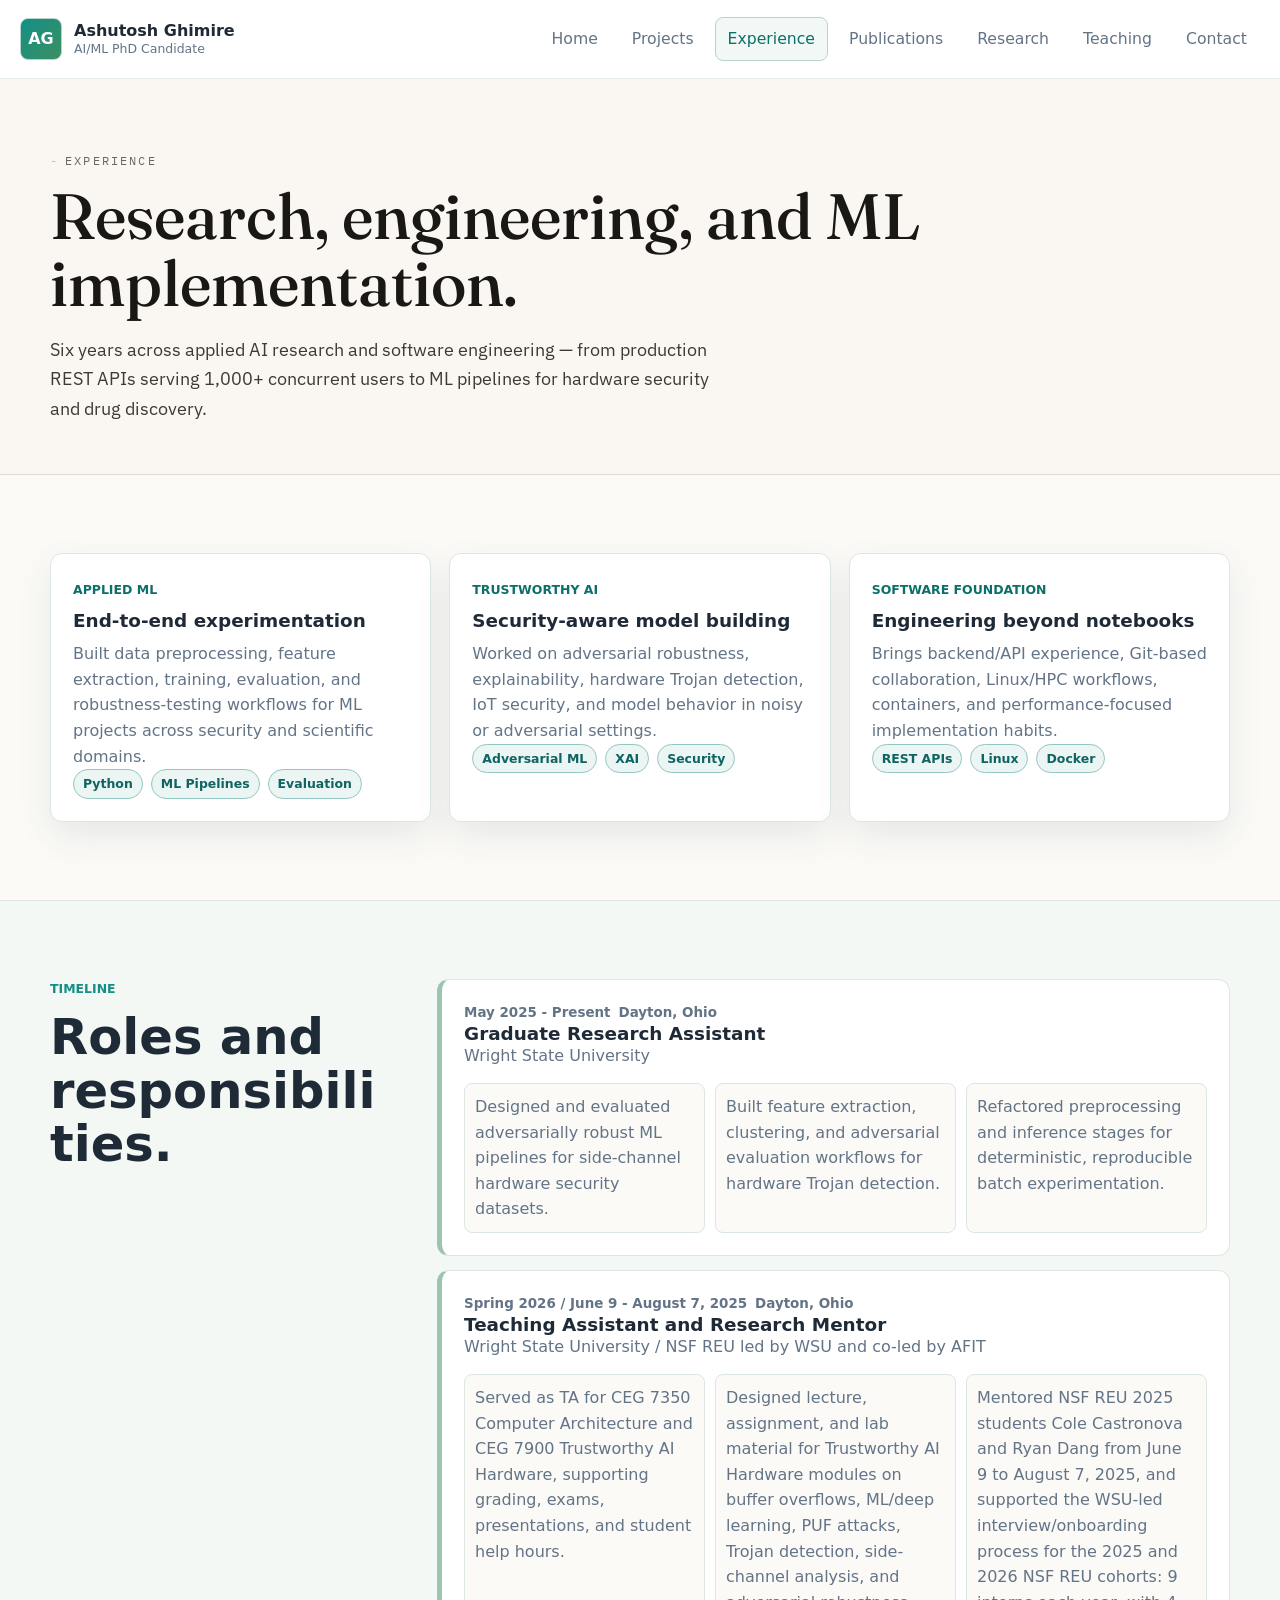
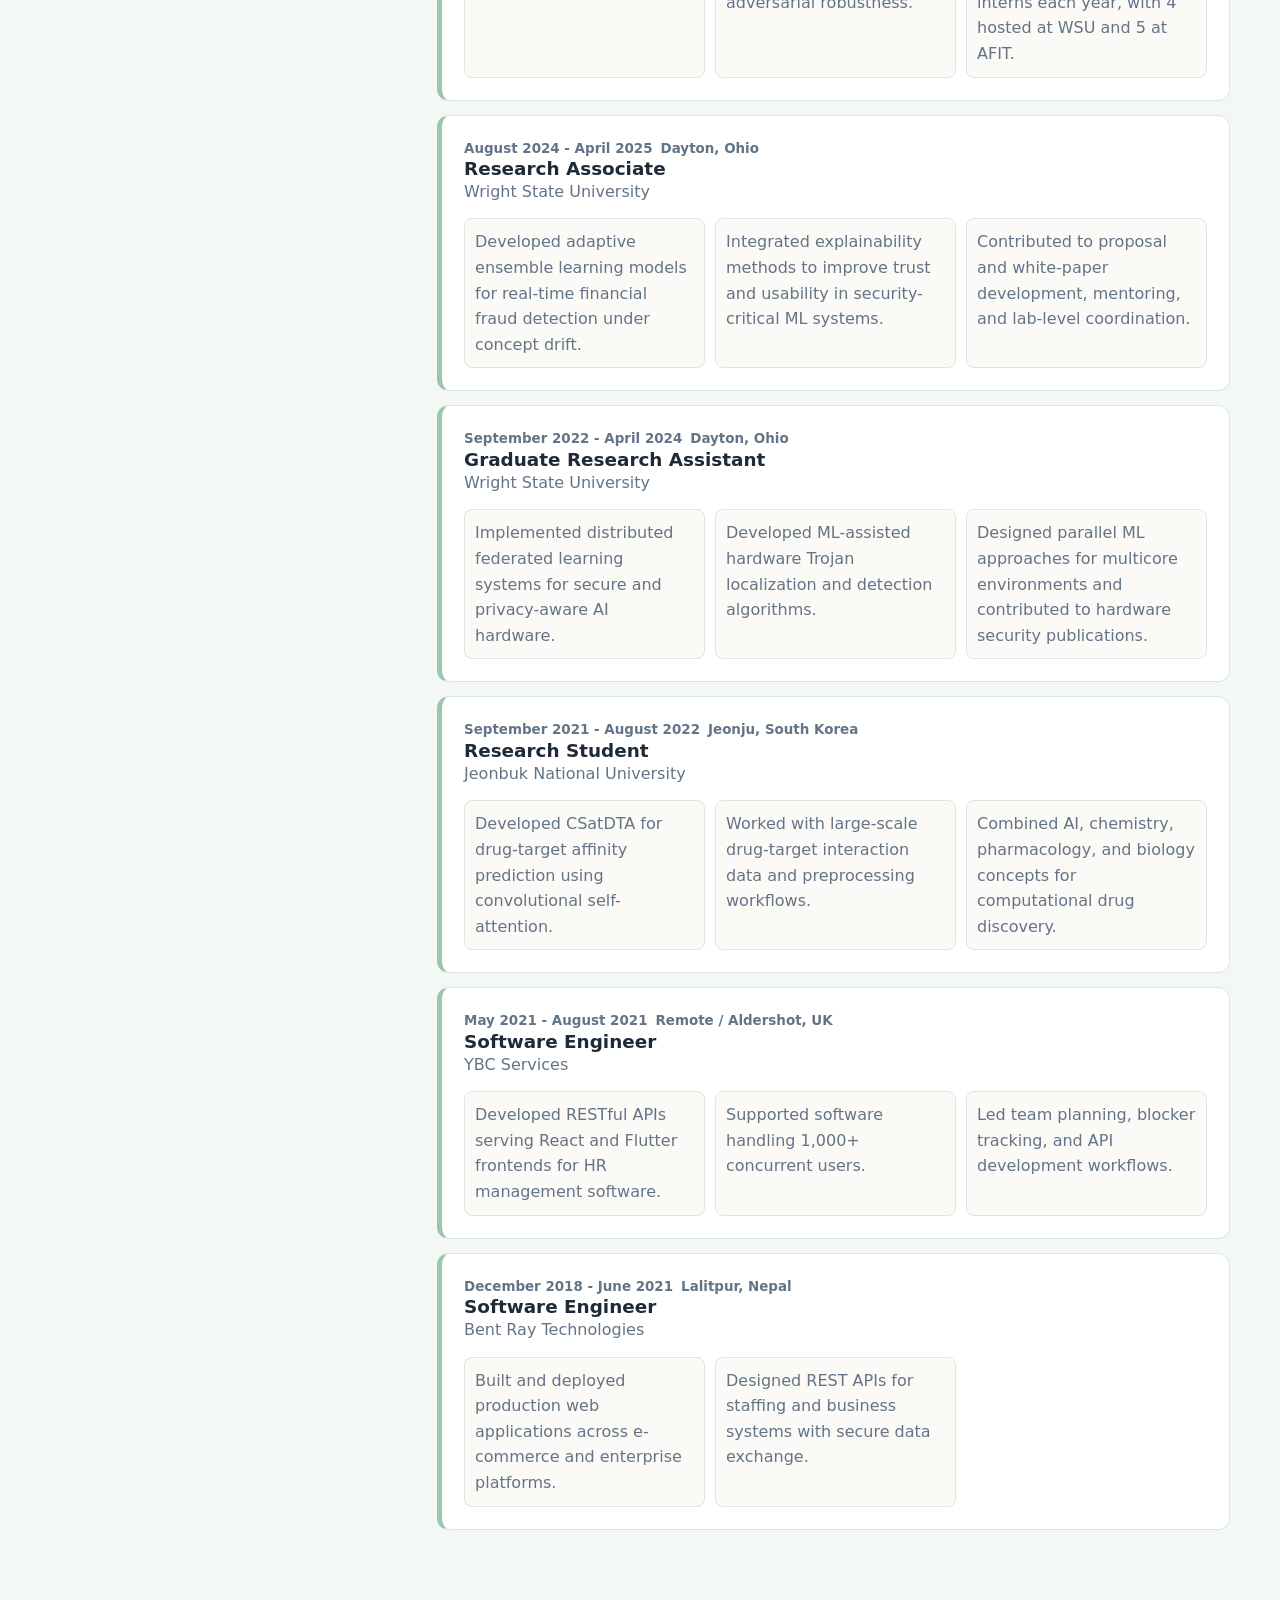
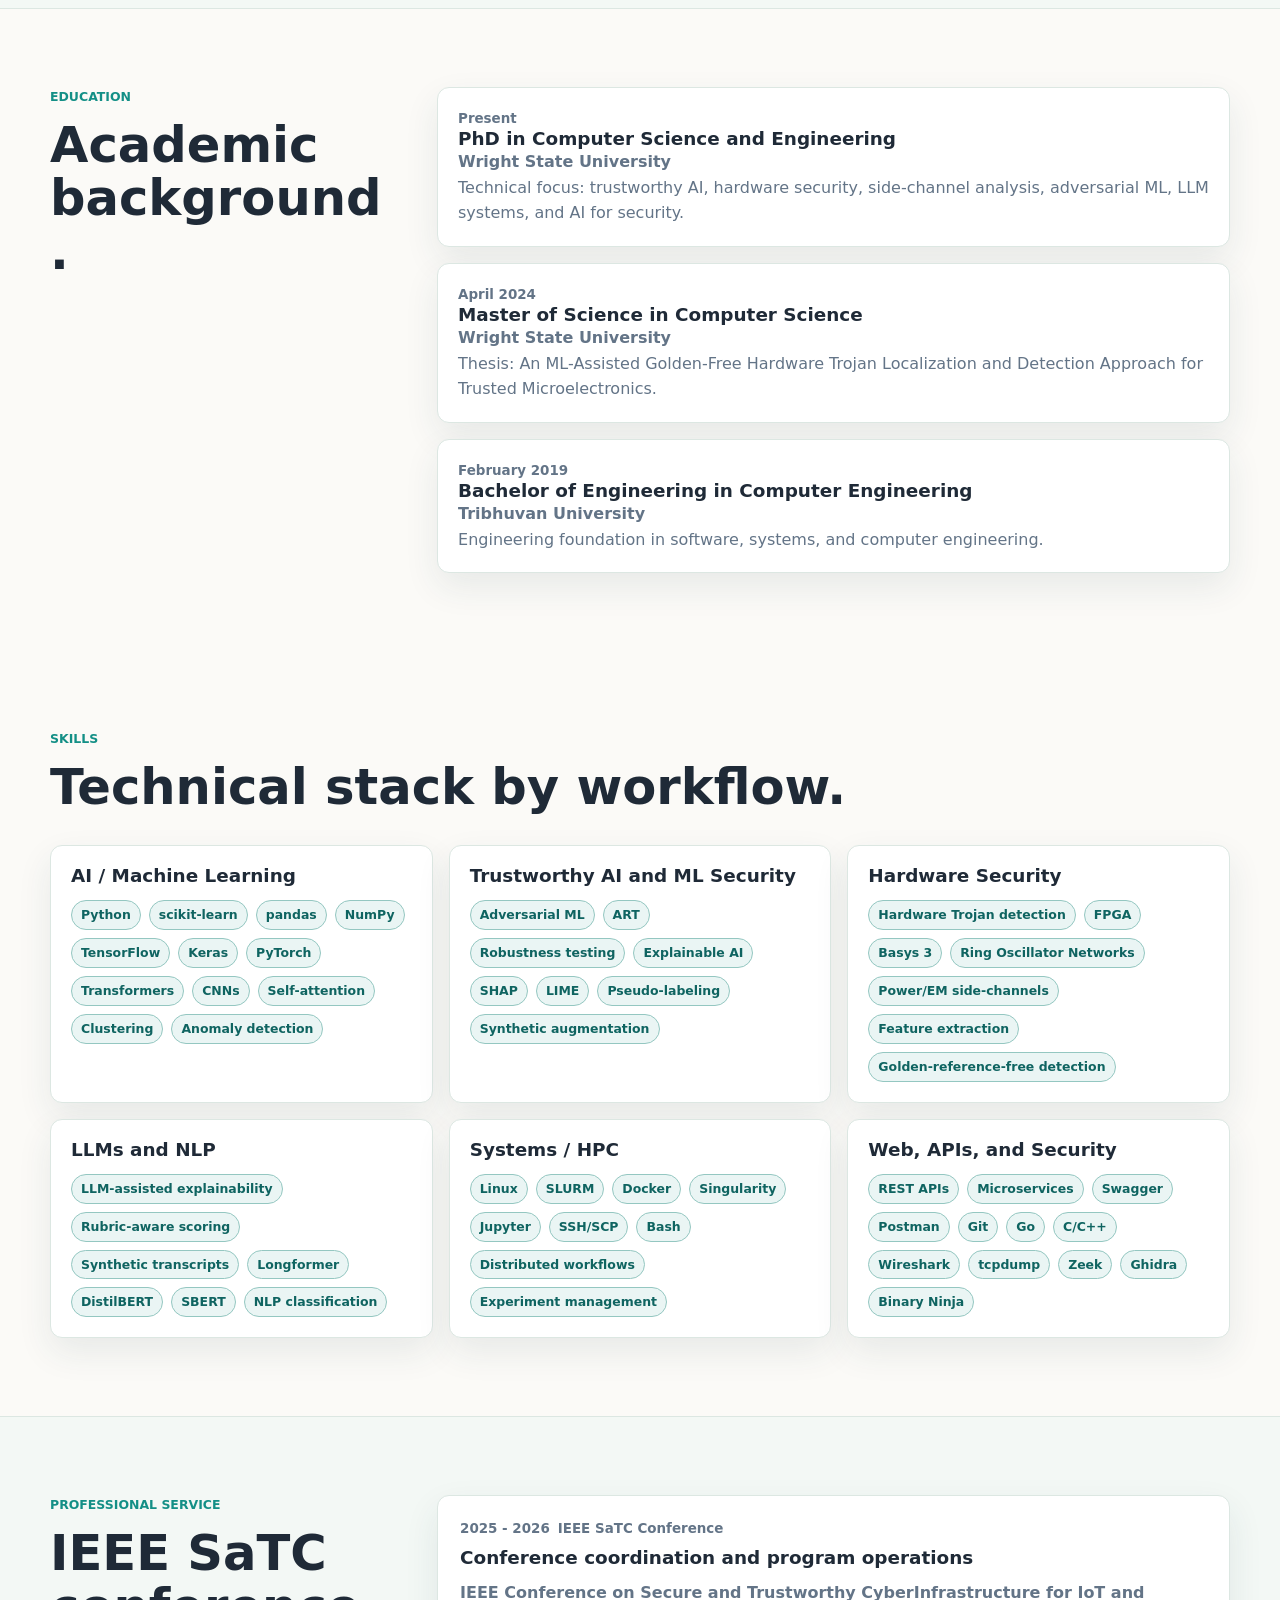
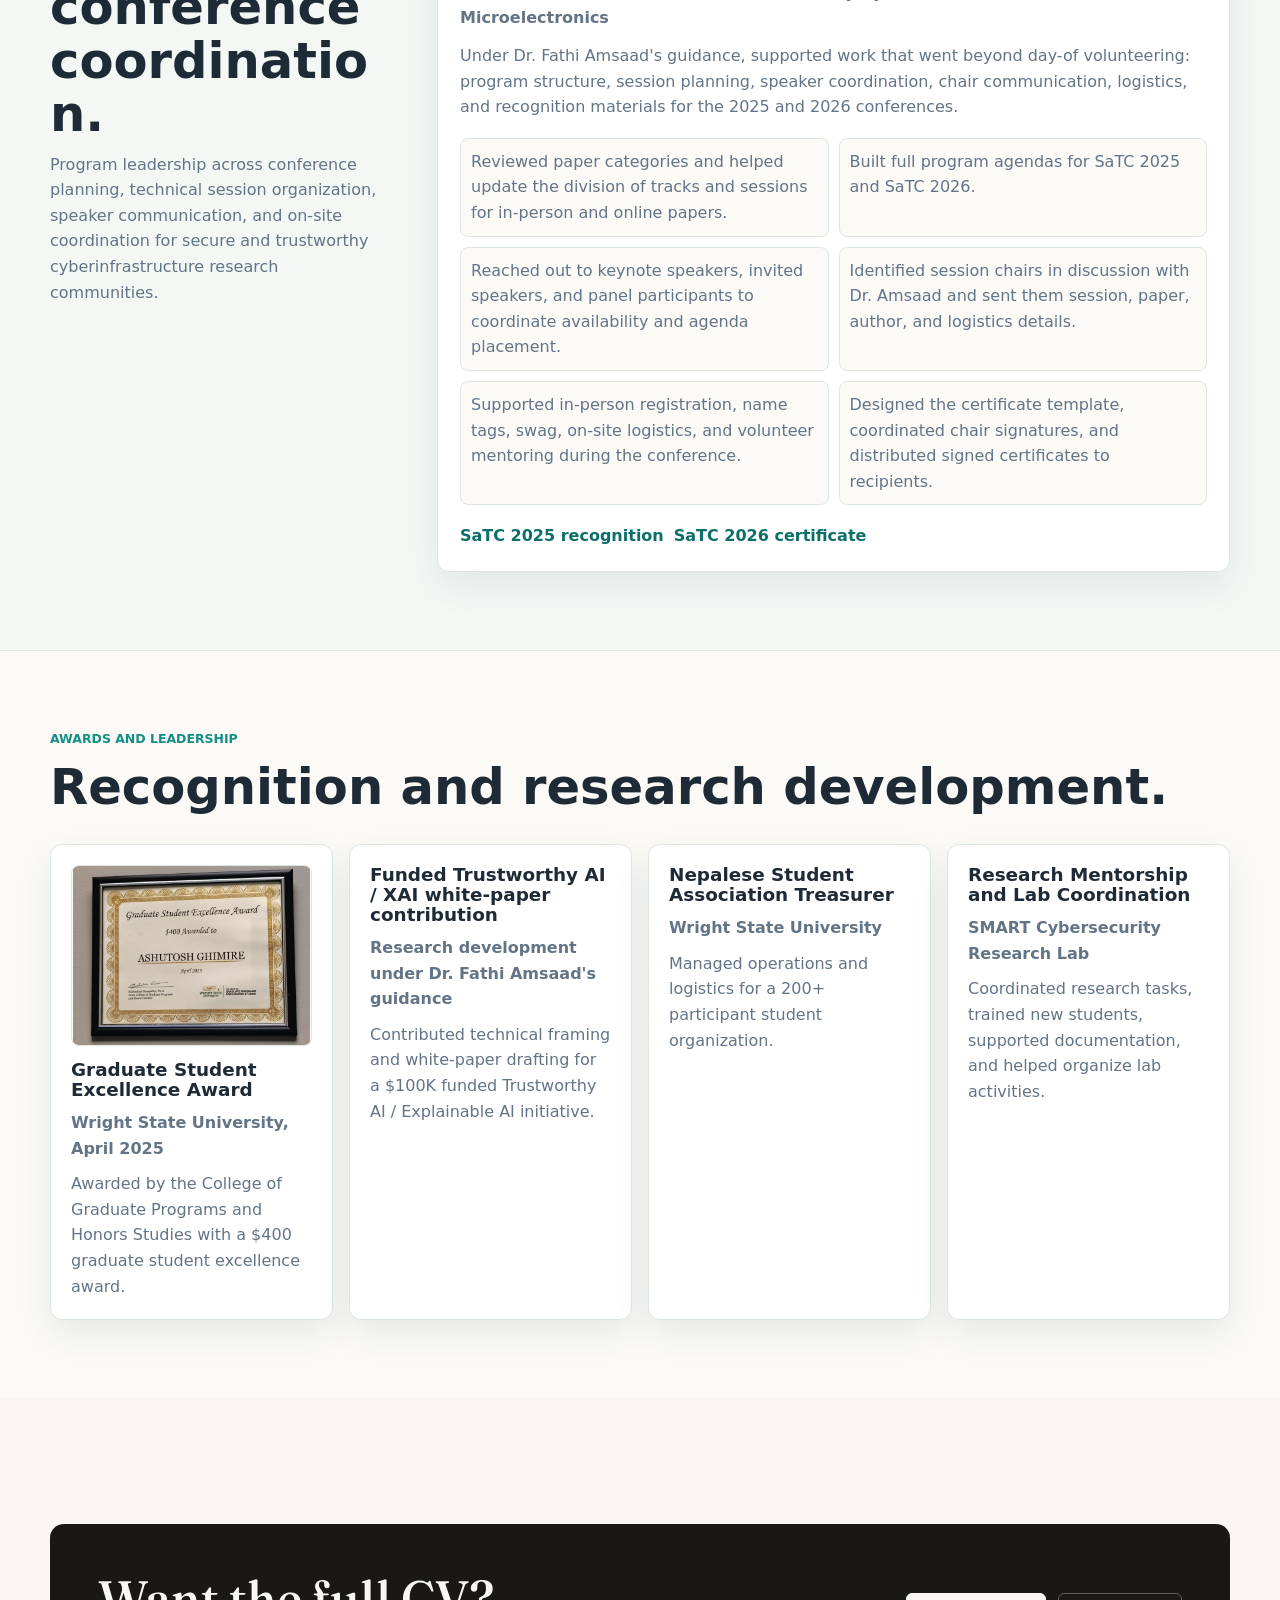
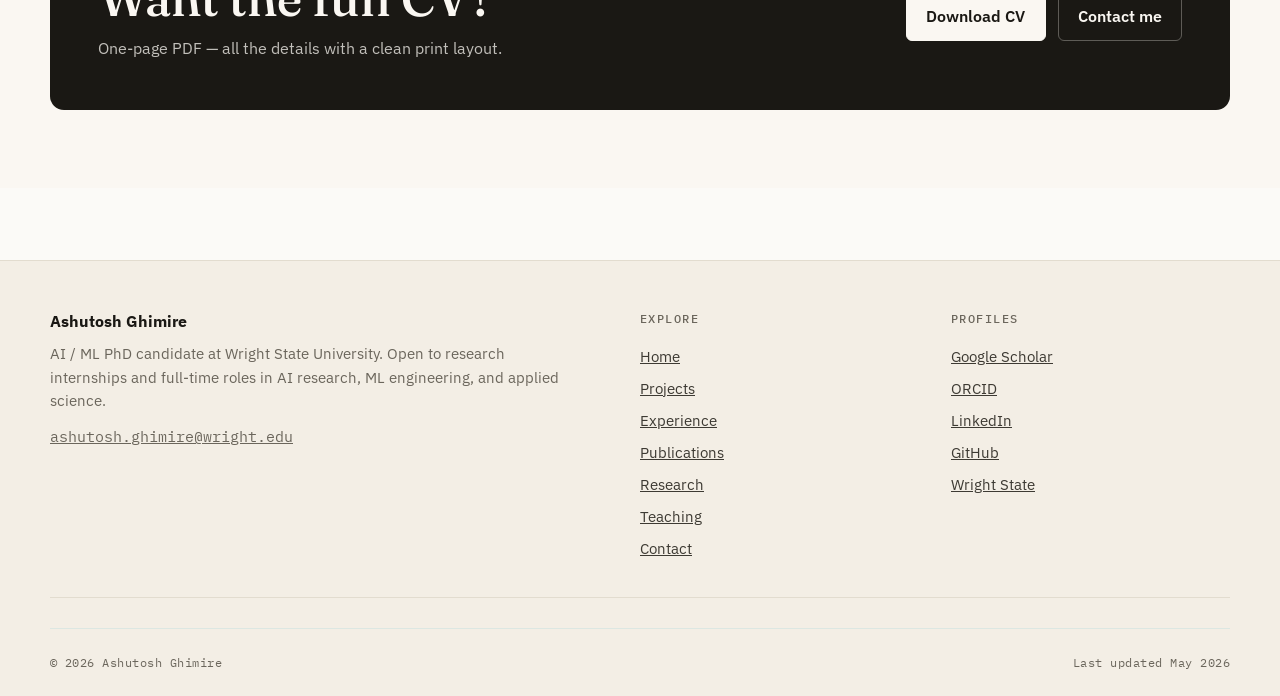
<file: experience.html>
<!doctype html>
<html lang="en">
  <head>
    <meta charset="utf-8">
    <meta name="viewport" content="width=device-width, initial-scale=1">
    <title>Experience | Ashutosh Ghimire</title>
    <meta name="description" content="Experience, education, technical skills, teaching, research mentorship, IEEE SaTC conference coordination, awards, and technical profile for Ashutosh Ghimire.">
    <meta name="author" content="Ashutosh Ghimire">
    <meta name="keywords" content="Ashutosh Ghimire, AI ML PhD, machine learning engineer, applied scientist intern, trustworthy AI, hardware security, adversarial machine learning, LLM systems, Python, PyTorch, Wright State University">
    <meta property="og:title" content="Experience | Ashutosh Ghimire">
    <meta property="og:description" content="Experience, education, technical skills, teaching, research mentorship, IEEE SaTC conference coordination, awards, and technical profile for Ashutosh Ghimire.">
    <meta property="og:type" content="website">
    <meta property="og:image" content="assets/images/llm-iot.png">
    <meta name="twitter:card" content="summary_large_image">
    <meta name="twitter:title" content="Experience | Ashutosh Ghimire">
    <meta name="twitter:description" content="Experience, education, technical skills, teaching, research mentorship, IEEE SaTC conference coordination, awards, and technical profile for Ashutosh Ghimire.">
    <link rel="icon" href="assets/images/favicon.svg" type="image/svg+xml">
    <link rel="stylesheet" href="assets/css/styles.css?v=7">
    <script defer src="assets/js/app.js?v=7"></script>
  </head>
  <body data-page="experience">
    <a class="skip-link" href="#main">Skip to content</a>
    <header class="site-header" data-header>
      <nav class="nav-shell" aria-label="Main navigation">
        <a class="brand" href="index.html" aria-label="Ashutosh Ghimire home">
          <span class="brand-mark">AG</span>
          <span>
            <strong>Ashutosh Ghimire</strong>
            <small>AI/ML PhD Candidate</small>
          </span>
        </a>
        <button class="nav-toggle" type="button" data-nav-toggle aria-expanded="false" aria-controls="site-menu">Menu</button>
        <div class="nav-menu" id="site-menu" data-nav-menu>
          <a href="index.html">Home</a>
          <a href="projects.html">Projects</a>
          <a href="experience.html" class="is-active" aria-current="page">Experience</a>
          <a href="publications.html">Publications</a>
          <a href="research.html">Research</a>
          <a href="teaching.html">Teaching</a>
          <a href="contact.html">Contact</a>
        </div>
      </nav>
    </header>

    <main id="main">
      <section class="page-head">
        <div class="container">
          <span class="eyebrow">Experience</span>
          <h1>Research, engineering, and ML implementation.</h1>
          <p class="lead">Six years across applied AI research and software engineering &mdash; from production REST APIs serving 1,000+ concurrent users to ML pipelines for hardware security and drug discovery.</p>
        </div>
      </section>

      <section class="section">
        <div class="container">
          <div class="experience-highlight-grid">
            <article class="experience-highlight-card">
              <span>Applied ML</span>
              <h3>End-to-end experimentation</h3>
              <p>Built data preprocessing, feature extraction, training, evaluation, and robustness-testing workflows for ML projects across security and scientific domains.</p>
              <div class="tag-row"><span class="tag">Python</span><span class="tag">ML Pipelines</span><span class="tag">Evaluation</span></div>
            </article>
            <article class="experience-highlight-card">
              <span>Trustworthy AI</span>
              <h3>Security-aware model building</h3>
              <p>Worked on adversarial robustness, explainability, hardware Trojan detection, IoT security, and model behavior in noisy or adversarial settings.</p>
              <div class="tag-row"><span class="tag">Adversarial ML</span><span class="tag">XAI</span><span class="tag">Security</span></div>
            </article>
            <article class="experience-highlight-card">
              <span>Software foundation</span>
              <h3>Engineering beyond notebooks</h3>
              <p>Brings backend/API experience, Git-based collaboration, Linux/HPC workflows, containers, and performance-focused implementation habits.</p>
              <div class="tag-row"><span class="tag">REST APIs</span><span class="tag">Linux</span><span class="tag">Docker</span></div>
            </article>
          </div>
        </div>
      </section>

      <section class="section section-muted">
        <div class="container two-column">
          <div>
            <p class="eyebrow">Timeline</p>
            <h2>Roles and responsibilities.</h2>
          </div>
          <div class="timeline">
            <article class="timeline-item">
              <div class="timeline-meta">
                <span>May 2025 - Present</span>
                <span>Dayton, Ohio</span>
              </div>
              <h3>Graduate Research Assistant</h3>
              <p>Wright State University</p>
              <ul><li>Designed and evaluated adversarially robust ML pipelines for side-channel hardware security datasets.</li><li>Built feature extraction, clustering, and adversarial evaluation workflows for hardware Trojan detection.</li><li>Refactored preprocessing and inference stages for deterministic, reproducible batch experimentation.</li></ul>
            </article>
            <article class="timeline-item">
              <div class="timeline-meta">
                <span>Spring 2026 / June 9 - August 7, 2025</span>
                <span>Dayton, Ohio</span>
              </div>
              <h3>Teaching Assistant and Research Mentor</h3>
              <p>Wright State University / NSF REU led by WSU and co-led by AFIT</p>
              <ul><li>Served as TA for CEG 7350 Computer Architecture and CEG 7900 Trustworthy AI Hardware, supporting grading, exams, presentations, and student help hours.</li><li>Designed lecture, assignment, and lab material for Trustworthy AI Hardware modules on buffer overflows, ML/deep learning, PUF attacks, Trojan detection, side-channel analysis, and adversarial robustness.</li><li>Mentored NSF REU 2025 students Cole Castronova and Ryan Dang from June 9 to August 7, 2025, and supported the WSU-led interview/onboarding process for the 2025 and 2026 NSF REU cohorts: 9 interns each year, with 4 hosted at WSU and 5 at AFIT.</li></ul>
            </article>
            <article class="timeline-item">
              <div class="timeline-meta">
                <span>August 2024 - April 2025</span>
                <span>Dayton, Ohio</span>
              </div>
              <h3>Research Associate</h3>
              <p>Wright State University</p>
              <ul><li>Developed adaptive ensemble learning models for real-time financial fraud detection under concept drift.</li><li>Integrated explainability methods to improve trust and usability in security-critical ML systems.</li><li>Contributed to proposal and white-paper development, mentoring, and lab-level coordination.</li></ul>
            </article>
            <article class="timeline-item">
              <div class="timeline-meta">
                <span>September 2022 - April 2024</span>
                <span>Dayton, Ohio</span>
              </div>
              <h3>Graduate Research Assistant</h3>
              <p>Wright State University</p>
              <ul><li>Implemented distributed federated learning systems for secure and privacy-aware AI hardware.</li><li>Developed ML-assisted hardware Trojan localization and detection algorithms.</li><li>Designed parallel ML approaches for multicore environments and contributed to hardware security publications.</li></ul>
            </article>
            <article class="timeline-item">
              <div class="timeline-meta">
                <span>September 2021 - August 2022</span>
                <span>Jeonju, South Korea</span>
              </div>
              <h3>Research Student</h3>
              <p>Jeonbuk National University</p>
              <ul><li>Developed CSatDTA for drug-target affinity prediction using convolutional self-attention.</li><li>Worked with large-scale drug-target interaction data and preprocessing workflows.</li><li>Combined AI, chemistry, pharmacology, and biology concepts for computational drug discovery.</li></ul>
            </article>
            <article class="timeline-item">
              <div class="timeline-meta">
                <span>May 2021 - August 2021</span>
                <span>Remote / Aldershot, UK</span>
              </div>
              <h3>Software Engineer</h3>
              <p>YBC Services</p>
              <ul><li>Developed RESTful APIs serving React and Flutter frontends for HR management software.</li><li>Supported software handling 1,000+ concurrent users.</li><li>Led team planning, blocker tracking, and API development workflows.</li></ul>
            </article>
            <article class="timeline-item">
              <div class="timeline-meta">
                <span>December 2018 - June 2021</span>
                <span>Lalitpur, Nepal</span>
              </div>
              <h3>Software Engineer</h3>
              <p>Bent Ray Technologies</p>
              <ul><li>Built and deployed production web applications across e-commerce and enterprise platforms.</li><li>Designed REST APIs for staffing and business systems with secure data exchange.</li></ul>
            </article>
          </div>
        </div>
      </section>

      <section class="section">
        <div class="container two-column">
          <div>
            <p class="eyebrow">Education</p>
            <h2>Academic background.</h2>
          </div>
          <div class="education-grid">
            <article class="education-card">
              <div class="timeline-meta"><span>Present</span></div>
              <h3>PhD in Computer Science and Engineering</h3>
              <p><strong>Wright State University</strong></p>
              <p>Technical focus: trustworthy AI, hardware security, side-channel analysis, adversarial ML, LLM systems, and AI for security.</p>
            </article>
            <article class="education-card">
              <div class="timeline-meta"><span>April 2024</span></div>
              <h3>Master of Science in Computer Science</h3>
              <p><strong>Wright State University</strong></p>
              <p>Thesis: An ML-Assisted Golden-Free Hardware Trojan Localization and Detection Approach for Trusted Microelectronics.</p>
            </article>
            <article class="education-card">
              <div class="timeline-meta"><span>February 2019</span></div>
              <h3>Bachelor of Engineering in Computer Engineering</h3>
              <p><strong>Tribhuvan University</strong></p>
              <p>Engineering foundation in software, systems, and computer engineering.</p>
            </article>
          </div>
        </div>
      </section>

      <section class="section">
        <div class="container">
          <div class="section-heading">
            <div>
              <p class="eyebrow">Skills</p>
              <h2>Technical stack by workflow.</h2>
            </div>
          </div>
          <div class="skills-grid">
            <article class="skill-card">
              <h3>AI / Machine Learning</h3>
              <div class="tag-row"><span class="tag">Python</span><span class="tag">scikit-learn</span><span class="tag">pandas</span><span class="tag">NumPy</span><span class="tag">TensorFlow</span><span class="tag">Keras</span><span class="tag">PyTorch</span><span class="tag">Transformers</span><span class="tag">CNNs</span><span class="tag">Self-attention</span><span class="tag">Clustering</span><span class="tag">Anomaly detection</span></div>
            </article>
            <article class="skill-card">
              <h3>Trustworthy AI and ML Security</h3>
              <div class="tag-row"><span class="tag">Adversarial ML</span><span class="tag">ART</span><span class="tag">Robustness testing</span><span class="tag">Explainable AI</span><span class="tag">SHAP</span><span class="tag">LIME</span><span class="tag">Pseudo-labeling</span><span class="tag">Synthetic augmentation</span></div>
            </article>
            <article class="skill-card">
              <h3>Hardware Security</h3>
              <div class="tag-row"><span class="tag">Hardware Trojan detection</span><span class="tag">FPGA</span><span class="tag">Basys 3</span><span class="tag">Ring Oscillator Networks</span><span class="tag">Power/EM side-channels</span><span class="tag">Feature extraction</span><span class="tag">Golden-reference-free detection</span></div>
            </article>
            <article class="skill-card">
              <h3>LLMs and NLP</h3>
              <div class="tag-row"><span class="tag">LLM-assisted explainability</span><span class="tag">Rubric-aware scoring</span><span class="tag">Synthetic transcripts</span><span class="tag">Longformer</span><span class="tag">DistilBERT</span><span class="tag">SBERT</span><span class="tag">NLP classification</span></div>
            </article>
            <article class="skill-card">
              <h3>Systems / HPC</h3>
              <div class="tag-row"><span class="tag">Linux</span><span class="tag">SLURM</span><span class="tag">Docker</span><span class="tag">Singularity</span><span class="tag">Jupyter</span><span class="tag">SSH/SCP</span><span class="tag">Bash</span><span class="tag">Distributed workflows</span><span class="tag">Experiment management</span></div>
            </article>
            <article class="skill-card">
              <h3>Web, APIs, and Security</h3>
              <div class="tag-row"><span class="tag">REST APIs</span><span class="tag">Microservices</span><span class="tag">Swagger</span><span class="tag">Postman</span><span class="tag">Git</span><span class="tag">Go</span><span class="tag">C/C++</span><span class="tag">Wireshark</span><span class="tag">tcpdump</span><span class="tag">Zeek</span><span class="tag">Ghidra</span><span class="tag">Binary Ninja</span></div>
            </article>
          </div>
        </div>
      </section>

      <section class="section section-muted">
        <div class="container two-column">
          <div>
            <p class="eyebrow">Professional Service</p>
            <h2>IEEE SaTC conference coordination.</h2>
            <p class="section-note">Program leadership across conference planning, technical session organization, speaker communication, and on-site coordination for secure and trustworthy cyberinfrastructure research communities.</p>
          </div>
          <div class="teaching-card-stack">
            <article class="teaching-card">
              <div class="timeline-meta">
                <span>2025 - 2026</span>
                <span>IEEE SaTC Conference</span>
              </div>
              <h3>Conference coordination and program operations</h3>
              <p><strong>IEEE Conference on Secure and Trustworthy CyberInfrastructure for IoT and Microelectronics</strong></p>
              <p>Under Dr. Fathi Amsaad's guidance, supported work that went beyond day-of volunteering: program structure, session planning, speaker coordination, chair communication, logistics, and recognition materials for the 2025 and 2026 conferences.</p>
              <ul class="teaching-list">
                <li>Reviewed paper categories and helped update the division of tracks and sessions for in-person and online papers.</li>
                <li>Built full program agendas for SaTC 2025 and SaTC 2026.</li>
                <li>Reached out to keynote speakers, invited speakers, and panel participants to coordinate availability and agenda placement.</li>
                <li>Identified session chairs in discussion with Dr. Amsaad and sent them session, paper, author, and logistics details.</li>
                <li>Supported in-person registration, name tags, swag, on-site logistics, and volunteer mentoring during the conference.</li>
                <li>Designed the certificate template, coordinated chair signatures, and distributed signed certificates to recipients.</li>
              </ul>
              <div class="project-links leadership-links">
                <a class="mini-link" href="assets/docs/Ashutosh_Ghimire_IEEE_SaTC_2025_Leadership.pdf">SaTC 2025 recognition</a>
                <a class="mini-link" href="assets/images/ieee-satc-2026-certificate.png">SaTC 2026 certificate</a>
              </div>
            </article>
          </div>
        </div>
      </section>

      <section class="section">
        <div class="container">
          <div class="section-heading">
            <div>
              <p class="eyebrow">Awards and Leadership</p>
              <h2>Recognition and research development.</h2>
            </div>
          </div>
          <div class="award-grid">
            <article class="award-card award-card-with-media">
              <a class="award-media-link" href="assets/images/graduate-student-excellence-award-2025.jpg">
                <img class="award-media" src="assets/images/graduate-student-excellence-award-2025.jpg" alt="Wright State University Graduate Student Excellence Award certificate, April 2025">
              </a>
              <h3>Graduate Student Excellence Award</h3>
              <p><strong>Wright State University, April 2025</strong></p>
              <p>Awarded by the College of Graduate Programs and Honors Studies with a $400 graduate student excellence award.</p>
            </article>
            <article class="award-card">
              <h3>Funded Trustworthy AI / XAI white-paper contribution</h3>
              <p><strong>Research development under Dr. Fathi Amsaad's guidance</strong></p>
              <p>Contributed technical framing and white-paper drafting for a $100K funded Trustworthy AI / Explainable AI initiative.</p>
            </article>
            <article class="award-card">
              <h3>Nepalese Student Association Treasurer</h3>
              <p><strong>Wright State University</strong></p>
              <p>Managed operations and logistics for a 200+ participant student organization.</p>
            </article>
            <article class="award-card">
              <h3>Research Mentorship and Lab Coordination</h3>
              <p><strong>SMART Cybersecurity Research Lab</strong></p>
              <p>Coordinated research tasks, trained new students, supported documentation, and helped organize lab activities.</p>
            </article>
          </div>
        </div>
      </section>

      <section class="section claude-about-section">
        <div class="container">
          <div class="cta-banner">
            <div>
              <h2>Want the full CV?</h2>
              <p>One-page PDF &mdash; all the details with a clean print layout.</p>
            </div>
            <div class="btn-row">
              <a class="btn btn-primary" href="assets/docs/Ashutosh_Ghimire_CV.pdf">Download CV</a>
              <a class="btn btn-ghost" href="contact.html">Contact me</a>
            </div>
          </div>
        </div>
      </section>
    </main>

    <footer class="site-footer">
      <div class="container">
        <div class="footer-grid">
          <div>
            <strong>Ashutosh Ghimire</strong>
            <p>AI / ML PhD candidate at Wright State University. Open to research internships and full-time roles in AI research, ML engineering, and applied science.</p>
            <p class="footer-email"><a href="mailto:ashutosh.ghimire@wright.edu">ashutosh.ghimire@wright.edu</a></p>
          </div>
          <div>
            <h4>Explore</h4>
            <ul><li><a href="index.html">Home</a></li><li><a href="projects.html">Projects</a></li><li><a href="experience.html">Experience</a></li><li><a href="publications.html">Publications</a></li><li><a href="research.html">Research</a></li><li><a href="teaching.html">Teaching</a></li><li><a href="contact.html">Contact</a></li></ul>
          </div>
          <div>
            <h4>Profiles</h4>
            <ul><li><a href="https://scholar.google.com/citations?user=mhTDRysAAAAJ&amp;hl=en" target="_blank" rel="noreferrer">Google Scholar</a></li><li><a href="https://orcid.org/0000-0001-6210-1219" target="_blank" rel="noreferrer">ORCID</a></li><li><a href="https://www.linkedin.com/in/ashutoshghimire" target="_blank" rel="noreferrer">LinkedIn</a></li><li><a href="https://github.com/aashutoshghimire" target="_blank" rel="noreferrer">GitHub</a></li><li><a href="https://people.wright.edu/ashutosh.ghimire" target="_blank" rel="noreferrer">Wright State</a></li></ul>
          </div>
        </div>
        <div class="footer-bottom">
          <span>&copy; <span data-year></span> Ashutosh Ghimire</span>
          <span>Last updated May 2026</span>
        </div>
      </div>
    </footer>
  </body>
</html>
</file>
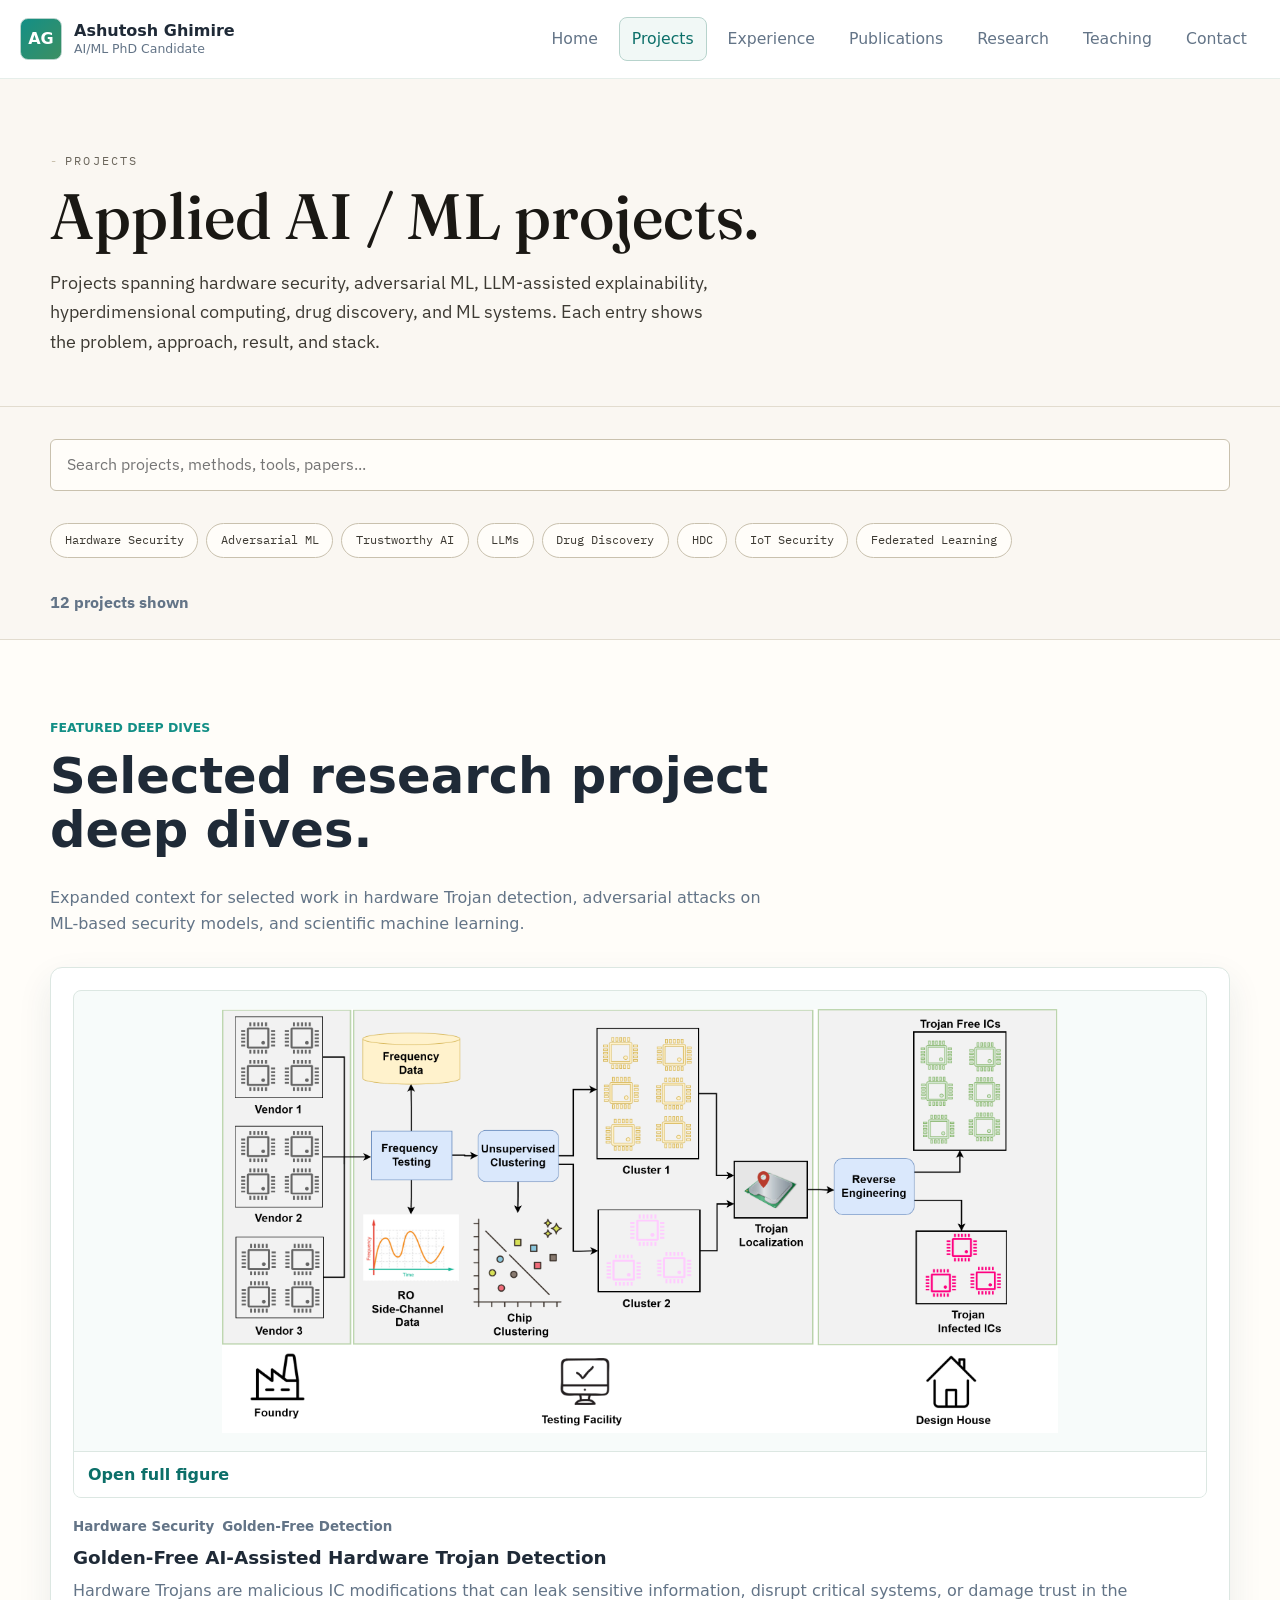
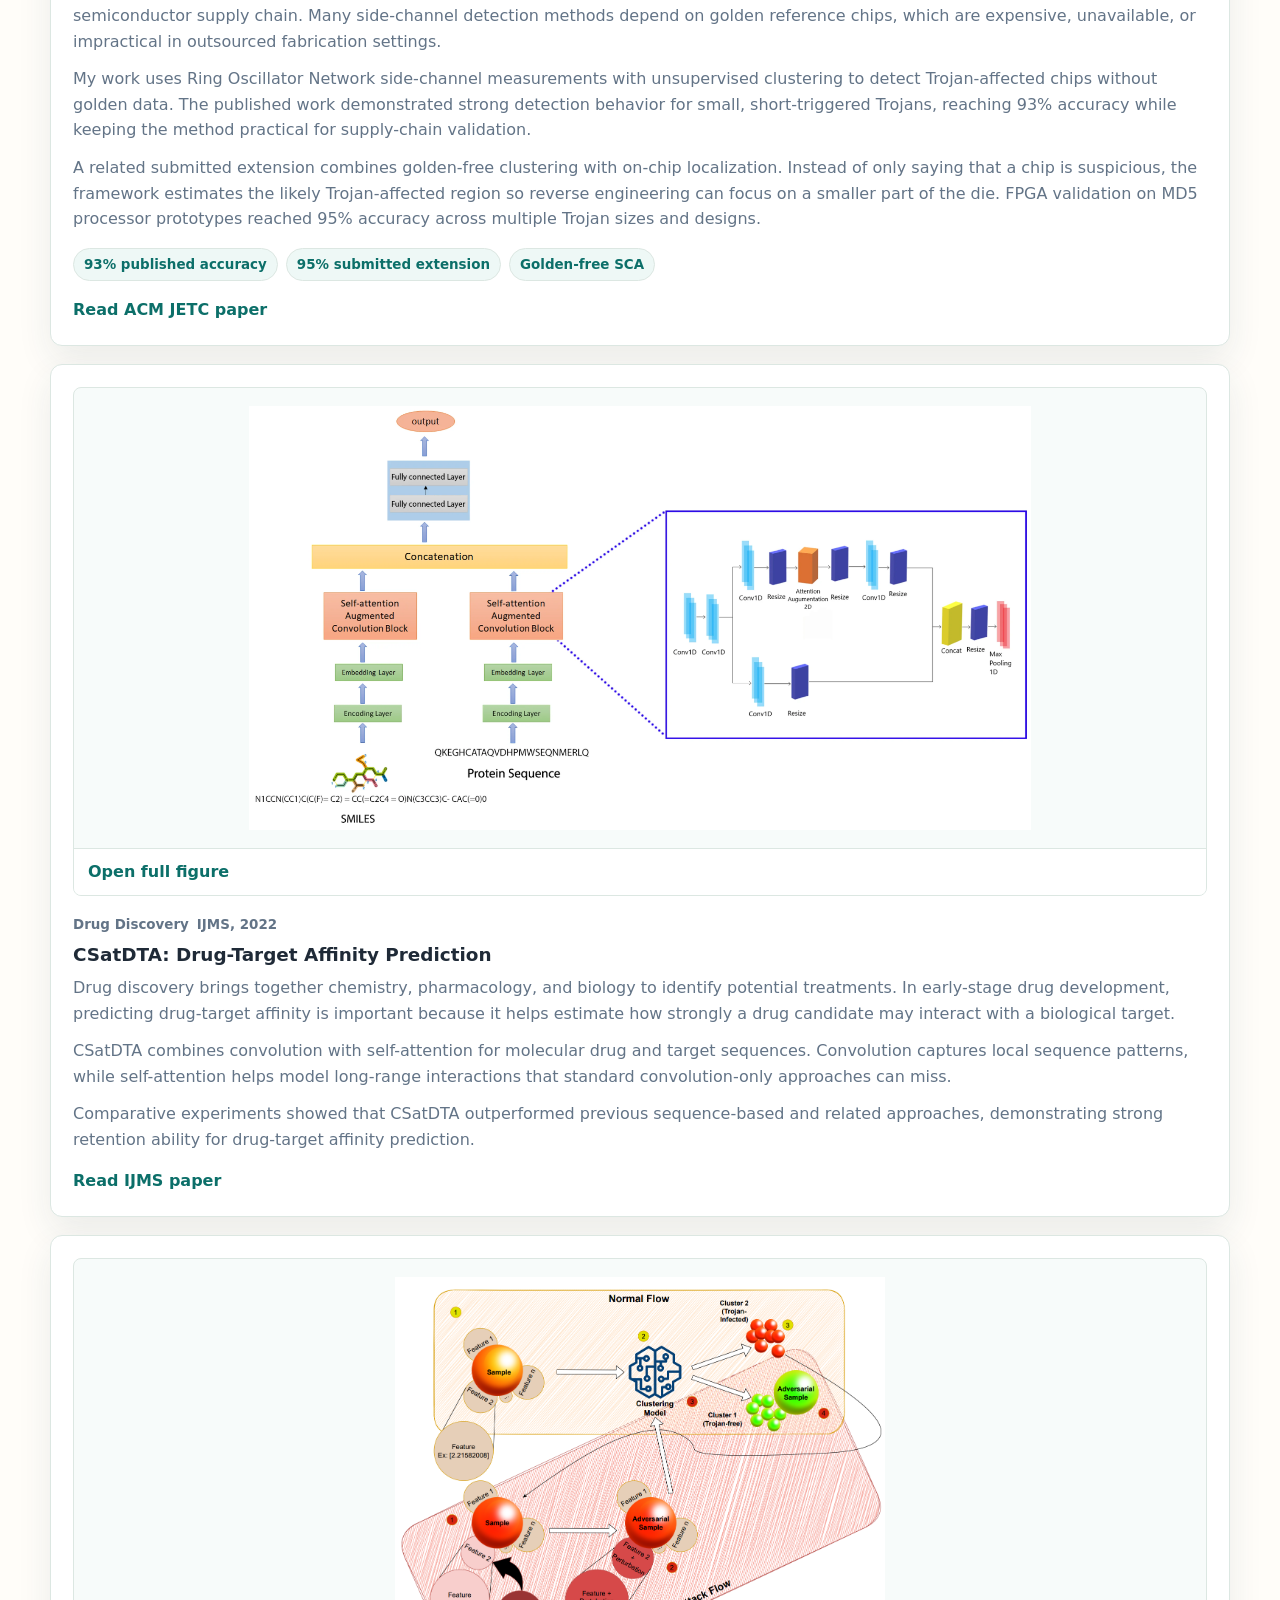
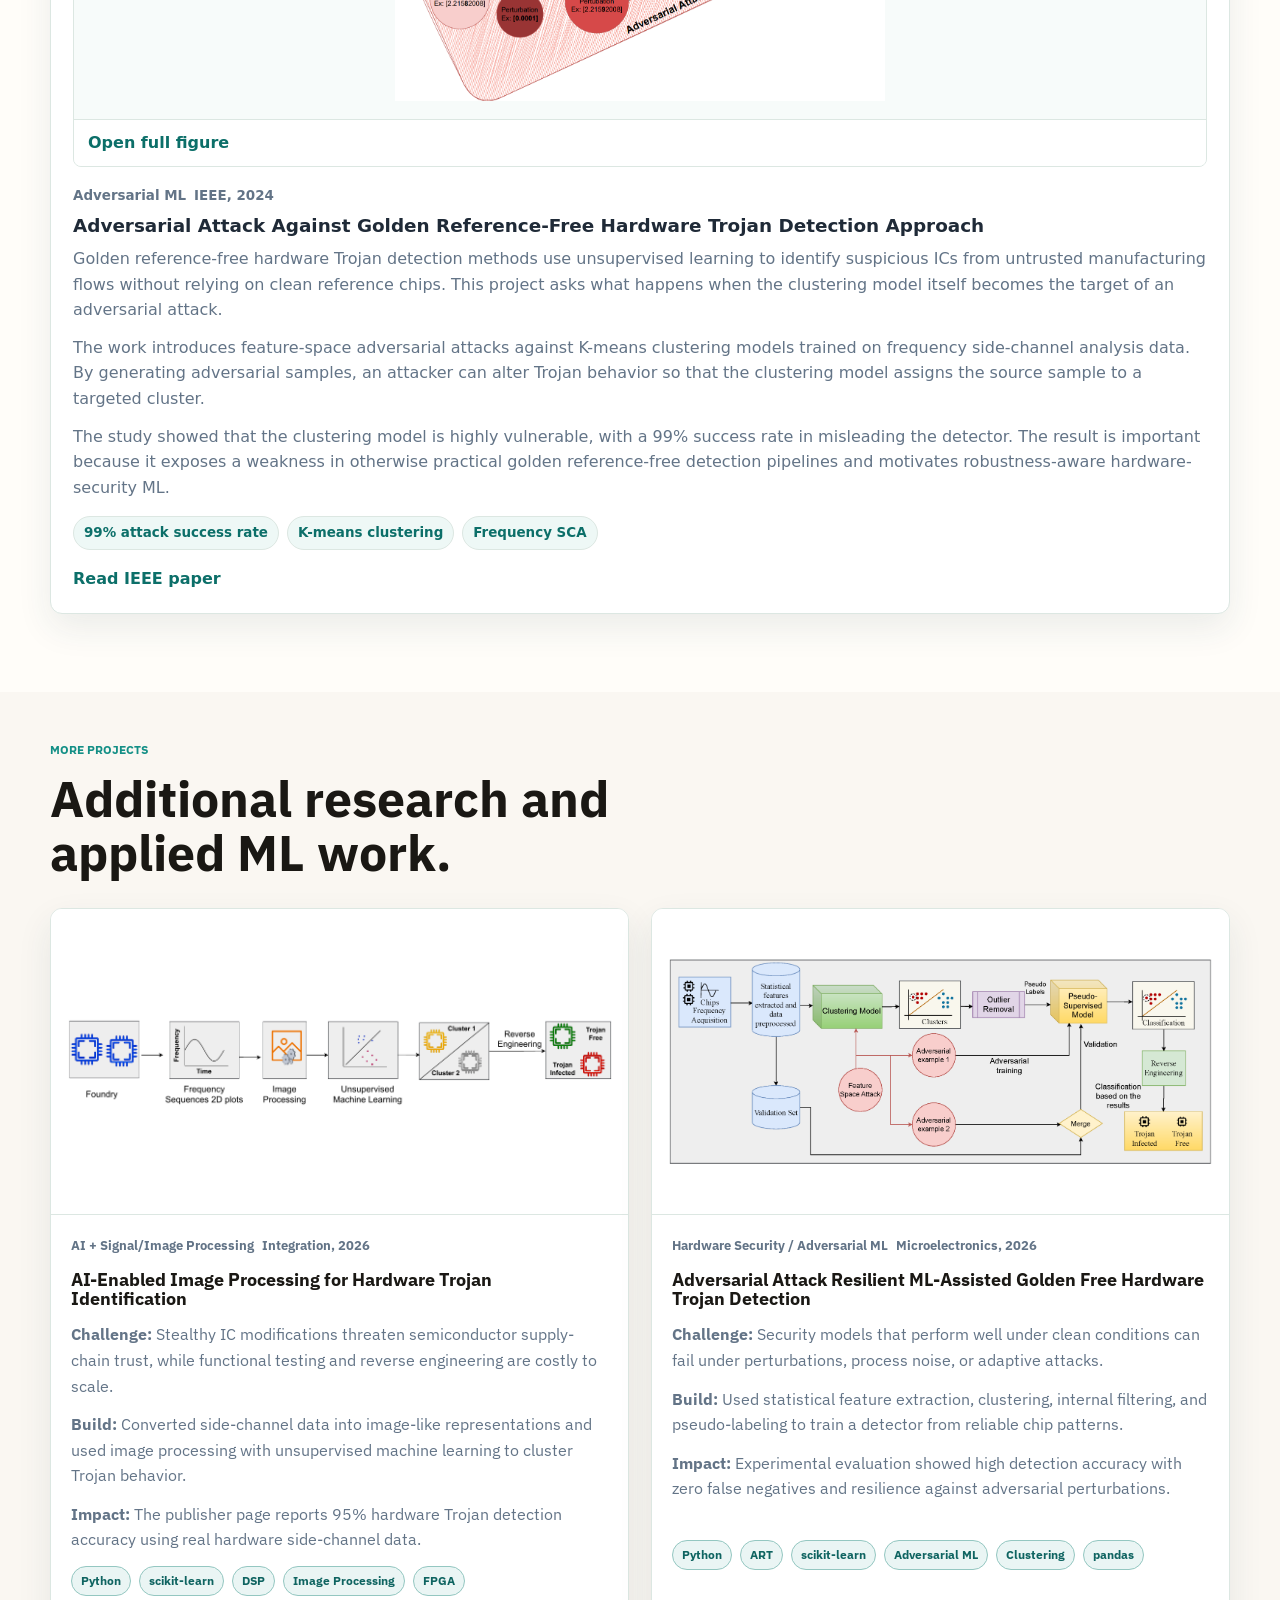
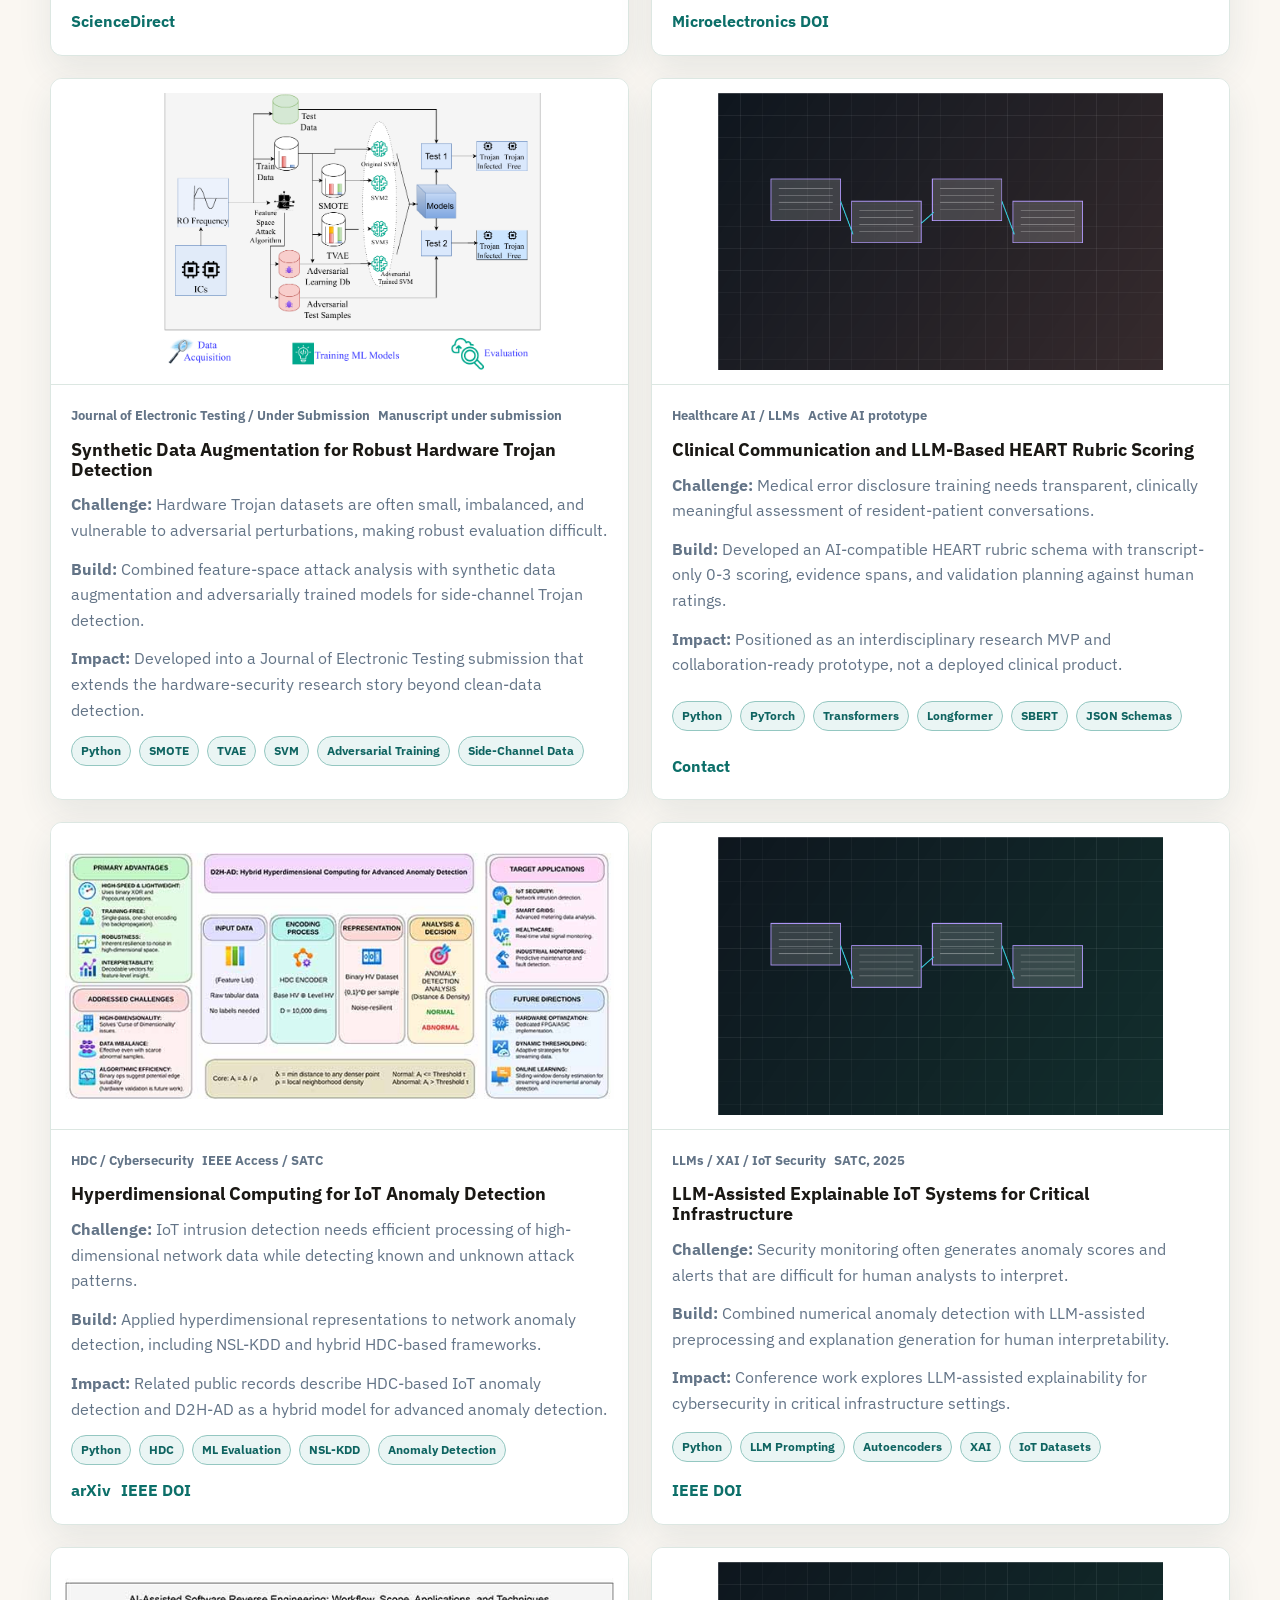
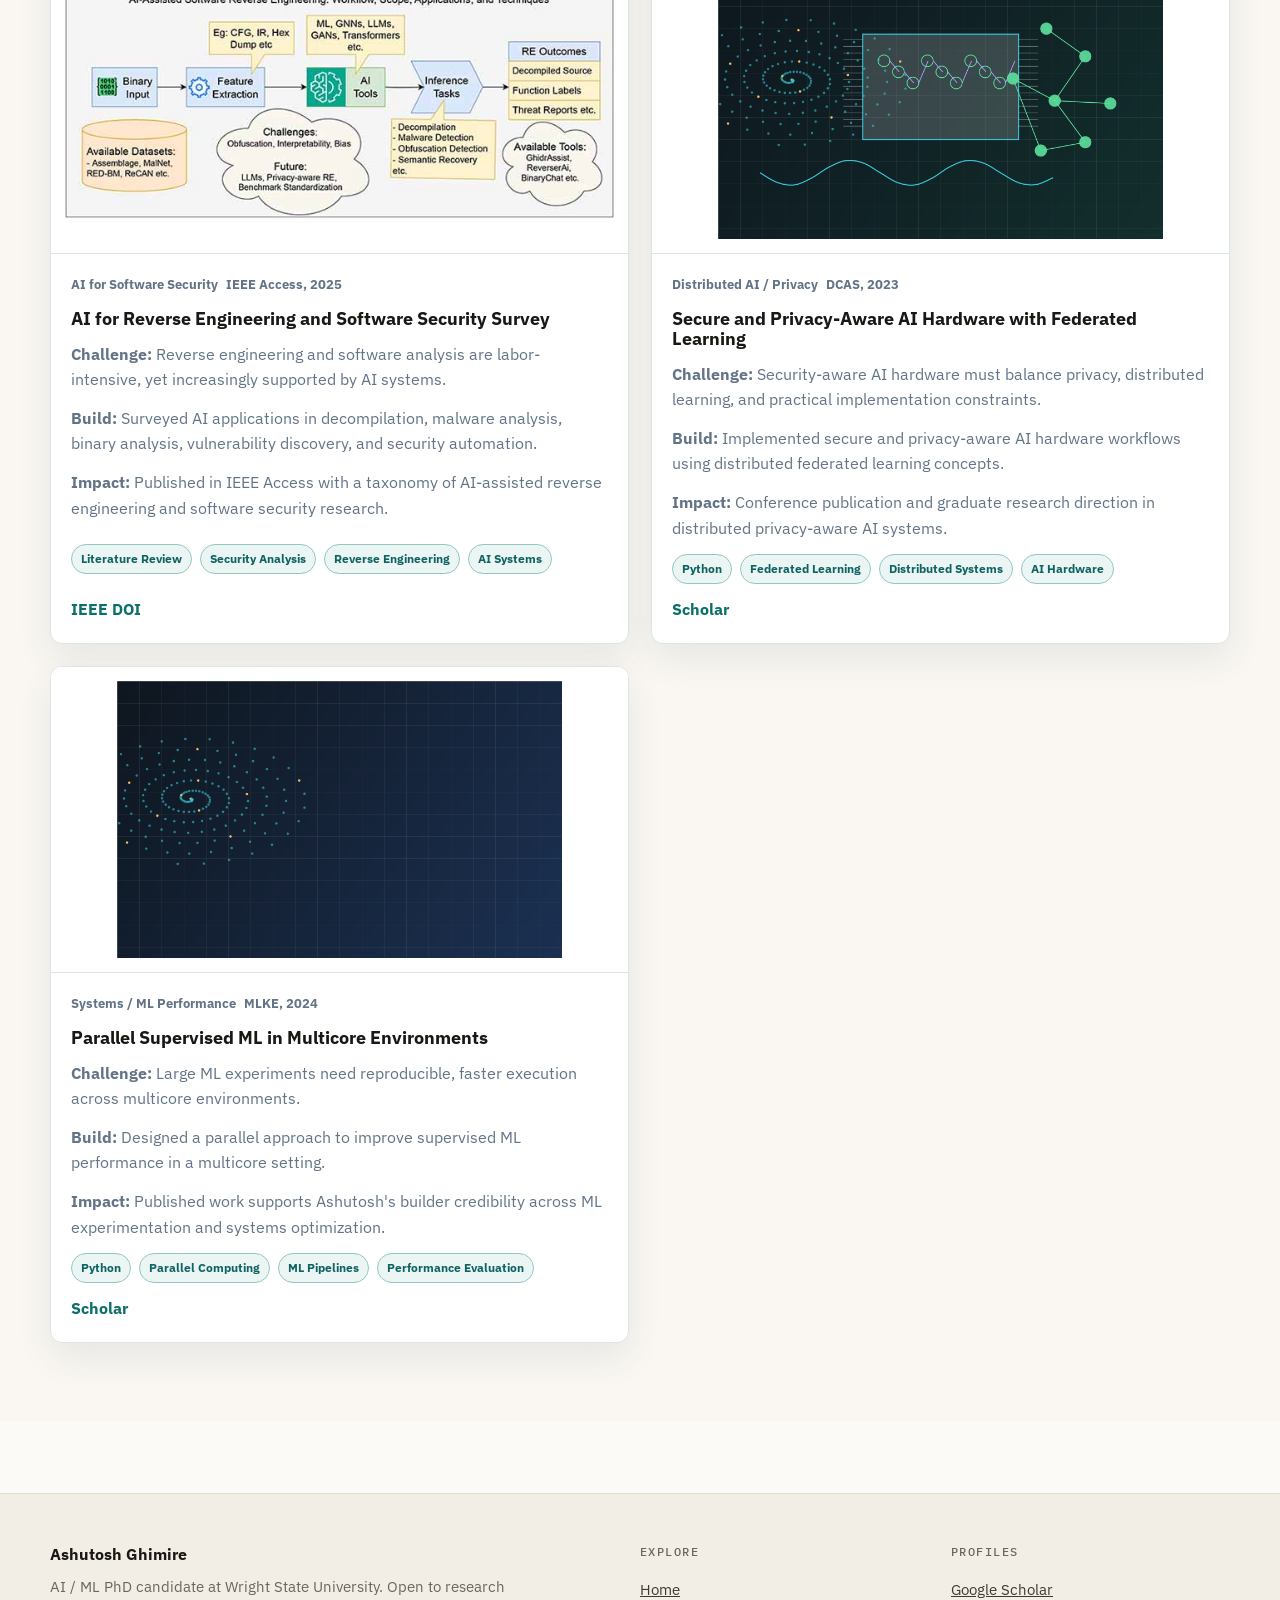
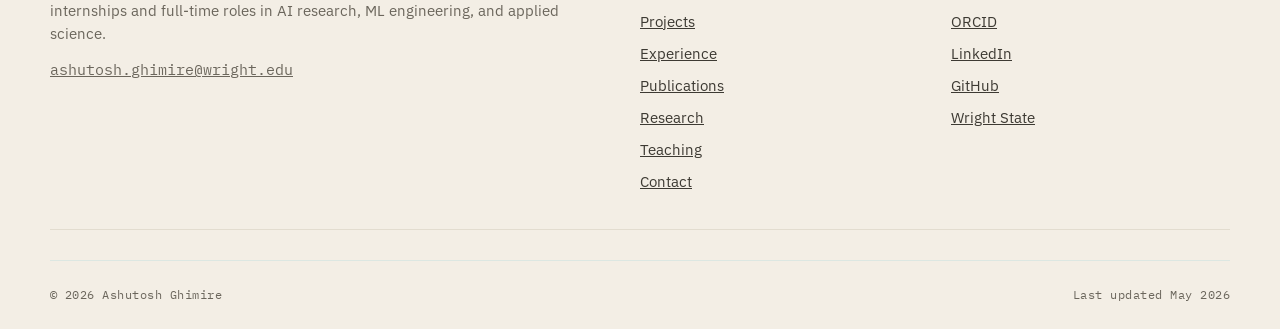
<file: projects.html>
<!doctype html>
<html lang="en">
  <head>
    <meta charset="utf-8">
    <meta name="viewport" content="width=device-width, initial-scale=1">
    <title>Projects | Ashutosh Ghimire</title>
    <meta name="description" content="Industry-facing AI/ML project portfolio for Ashutosh Ghimire, including model pipelines, security ML, LLM-assisted systems, hyperdimensional computing, software security, and scientific ML.">
    <meta name="author" content="Ashutosh Ghimire">
    <meta name="keywords" content="Ashutosh Ghimire, AI ML PhD, machine learning engineer, applied scientist intern, trustworthy AI, hardware security, adversarial machine learning, LLM systems, Python, PyTorch, Wright State University">
    <meta property="og:title" content="Projects | Ashutosh Ghimire">
    <meta property="og:description" content="Industry-facing AI/ML project portfolio for Ashutosh Ghimire, including model pipelines, security ML, LLM-assisted systems, hyperdimensional computing, software security, and scientific ML.">
    <meta property="og:type" content="website">
    <meta property="og:image" content="assets/images/thesis-localization.png">
    <meta name="twitter:card" content="summary_large_image">
    <meta name="twitter:title" content="Projects | Ashutosh Ghimire">
    <meta name="twitter:description" content="Industry-facing AI/ML project portfolio for Ashutosh Ghimire, including model pipelines, security ML, LLM-assisted systems, hyperdimensional computing, software security, and scientific ML.">
    <link rel="icon" href="assets/images/favicon.svg" type="image/svg+xml">
    <link rel="stylesheet" href="assets/css/styles.css?v=7">
    <script defer src="assets/js/app.js?v=7"></script>
  </head>
  <body data-page="projects">
    <a class="skip-link" href="#main">Skip to content</a>
    <header class="site-header" data-header>
      <nav class="nav-shell" aria-label="Main navigation">
        <a class="brand" href="index.html" aria-label="Ashutosh Ghimire home">
          <span class="brand-mark">AG</span>
          <span>
            <strong>Ashutosh Ghimire</strong>
            <small>AI/ML PhD Candidate</small>
          </span>
        </a>
        <button class="nav-toggle" type="button" data-nav-toggle aria-expanded="false" aria-controls="site-menu">Menu</button>
        <div class="nav-menu" id="site-menu" data-nav-menu>
          <a href="index.html">Home</a>
          <a href="projects.html" class="is-active" aria-current="page">Projects</a>
          <a href="experience.html">Experience</a>
          <a href="publications.html">Publications</a>
          <a href="research.html">Research</a>
          <a href="teaching.html">Teaching</a>
          <a href="contact.html">Contact</a>
        </div>
      </nav>
    </header>

    <main id="main">
      <section class="page-head">
        <div class="container">
          <span class="eyebrow">Projects</span>
          <h1>Applied AI / ML projects.</h1>
          <p class="lead">Projects spanning hardware security, adversarial ML, LLM-assisted explainability, hyperdimensional computing, drug discovery, and ML systems. Each entry shows the problem, approach, result, and stack.</p>
        </div>
      </section>

      <section class="section claude-project-search project-filter-section">
        <div class="container">
          <div class="search-bar">
            <input type="search" id="proj-search" placeholder="Search projects, methods, tools, papers..." data-filter-target=".project-deep-dive, .project-card" data-count-target="[data-project-count]" aria-label="Search projects">
          </div>
          <div class="filter-chips">
            <button class="chip" type="button" data-filter-chip-for="proj-search" data-filter-tag="hardware security">Hardware Security</button>
            <button class="chip" type="button" data-filter-chip-for="proj-search" data-filter-tag="adversarial ml">Adversarial ML</button>
            <button class="chip" type="button" data-filter-chip-for="proj-search" data-filter-tag="trustworthy ai">Trustworthy AI</button>
            <button class="chip" type="button" data-filter-chip-for="proj-search" data-filter-tag="llms">LLMs</button>
            <button class="chip" type="button" data-filter-chip-for="proj-search" data-filter-tag="drug discovery">Drug Discovery</button>
            <button class="chip" type="button" data-filter-chip-for="proj-search" data-filter-tag="hdc">HDC</button>
            <button class="chip" type="button" data-filter-chip-for="proj-search" data-filter-tag="iot security">IoT Security</button>
            <button class="chip" type="button" data-filter-chip-for="proj-search" data-filter-tag="federated learning">Federated Learning</button>
          </div>
          <p class="result-count" data-project-count data-noun="project" aria-live="polite"></p>
        </div>
      </section>

      <section class="section project-deep-dive-section">
        <div class="container">
          <div class="section-heading section-heading-stack">
            <div>
              <p class="eyebrow">Featured Deep Dives</p>
              <h2>Selected research project deep dives.</h2>
            </div>
            <p class="section-note">Expanded context for selected work in hardware Trojan detection, adversarial attacks on ML-based security models, and scientific machine learning.</p>
          </div>

          <div class="project-deep-dive-grid">
            <article class="project-deep-dive project-deep-dive-featured" data-tags="hardware security|ai|side-channel|fpga" data-search="golden-free ai-assisted hardware trojan detection hardware security golden-free detection side-channel analysis ring oscillator network unsupervised clustering localization 93 percent accuracy 95 percent submitted extension">
              <figure class="deep-dive-figure">
                <a href="assets/images/thesis-localization.png" target="_blank" rel="noreferrer" aria-label="Open full figure for golden-free hardware Trojan detection">
                  <img src="assets/images/thesis-localization.png" alt="Golden-free hardware Trojan detection and localization workflow visual">
                </a>
                <figcaption><a class="mini-link" href="assets/images/thesis-localization.png" target="_blank" rel="noreferrer">Open full figure</a></figcaption>
              </figure>
              <div class="project-deep-dive-copy">
                <div class="project-meta">
                  <span>Hardware Security</span>
                  <span>Golden-Free Detection</span>
                </div>
                <h3>Golden-Free AI-Assisted Hardware Trojan Detection</h3>
                <p>Hardware Trojans are malicious IC modifications that can leak sensitive information, disrupt critical systems, or damage trust in the semiconductor supply chain. Many side-channel detection methods depend on golden reference chips, which are expensive, unavailable, or impractical in outsourced fabrication settings.</p>
                <p>My work uses Ring Oscillator Network side-channel measurements with unsupervised clustering to detect Trojan-affected chips without golden data. The published work demonstrated strong detection behavior for small, short-triggered Trojans, reaching 93% accuracy while keeping the method practical for supply-chain validation.</p>
                <p>A related submitted extension combines golden-free clustering with on-chip localization. Instead of only saying that a chip is suspicious, the framework estimates the likely Trojan-affected region so reverse engineering can focus on a smaller part of the die. FPGA validation on MD5 processor prototypes reached 95% accuracy across multiple Trojan sizes and designs.</p>
                <div class="deep-dive-metric-row">
                  <span>93% published accuracy</span>
                  <span>95% submitted extension</span>
                  <span>Golden-free SCA</span>
                </div>
                <div class="project-links"><a class="mini-link" href="https://doi.org/10.1145/3748652" target="_blank" rel="noreferrer">Read ACM JETC paper</a></div>
              </div>
            </article>

            <article class="project-deep-dive" data-tags="drug discovery|deep learning|self-attention|bioinformatics" data-search="csatdta drug-target affinity prediction drug discovery convolution self-attention molecular drug target sequences dta ijms">
              <figure class="deep-dive-figure">
                <a href="assets/images/csatdta.png" target="_blank" rel="noreferrer" aria-label="Open full figure for CSatDTA drug-target affinity prediction">
                  <img src="assets/images/csatdta.png" alt="CSatDTA drug-target affinity prediction model visual">
                </a>
                <figcaption><a class="mini-link" href="assets/images/csatdta.png" target="_blank" rel="noreferrer">Open full figure</a></figcaption>
              </figure>
              <div class="project-meta">
                <span>Drug Discovery</span>
                <span>IJMS, 2022</span>
              </div>
              <h3>CSatDTA: Drug-Target Affinity Prediction</h3>
              <p>Drug discovery brings together chemistry, pharmacology, and biology to identify potential treatments. In early-stage drug development, predicting drug-target affinity is important because it helps estimate how strongly a drug candidate may interact with a biological target.</p>
              <p>CSatDTA combines convolution with self-attention for molecular drug and target sequences. Convolution captures local sequence patterns, while self-attention helps model long-range interactions that standard convolution-only approaches can miss.</p>
              <p>Comparative experiments showed that CSatDTA outperformed previous sequence-based and related approaches, demonstrating strong retention ability for drug-target affinity prediction.</p>
              <div class="project-links"><a class="mini-link" href="https://doi.org/10.3390/ijms23158453" target="_blank" rel="noreferrer">Read IJMS paper</a></div>
            </article>

            <article class="project-deep-dive" data-tags="adversarial ml|hardware security|clustering|side-channel" data-search="adversarial attack against golden reference-free hardware trojan detection approach k-means clustering frequency side-channel analysis adversarial samples 99 percent success rate ieee">
              <figure class="deep-dive-figure">
                <a href="assets/images/adversarial-clustering-attack.png" target="_blank" rel="noreferrer" aria-label="Open full figure for adversarial attack against golden reference-free hardware Trojan detection">
                  <img src="assets/images/adversarial-clustering-attack.png" alt="Adversarial attack flow against clustering-based golden reference-free hardware Trojan detection">
                </a>
                <figcaption><a class="mini-link" href="assets/images/adversarial-clustering-attack.png" target="_blank" rel="noreferrer">Open full figure</a></figcaption>
              </figure>
              <div class="project-meta">
                <span>Adversarial ML</span>
                <span>IEEE, 2024</span>
              </div>
              <h3>Adversarial Attack Against Golden Reference-Free Hardware Trojan Detection Approach</h3>
              <p>Golden reference-free hardware Trojan detection methods use unsupervised learning to identify suspicious ICs from untrusted manufacturing flows without relying on clean reference chips. This project asks what happens when the clustering model itself becomes the target of an adversarial attack.</p>
              <p>The work introduces feature-space adversarial attacks against K-means clustering models trained on frequency side-channel analysis data. By generating adversarial samples, an attacker can alter Trojan behavior so that the clustering model assigns the source sample to a targeted cluster.</p>
              <p>The study showed that the clustering model is highly vulnerable, with a 99% success rate in misleading the detector. The result is important because it exposes a weakness in otherwise practical golden reference-free detection pipelines and motivates robustness-aware hardware-security ML.</p>
              <div class="deep-dive-metric-row"><span>99% attack success rate</span><span>K-means clustering</span><span>Frequency SCA</span></div>
              <div class="project-links"><a class="mini-link" href="https://ieeexplore.ieee.org/abstract/document/10792798" target="_blank" rel="noreferrer">Read IEEE paper</a></div>
            </article>
          </div>
        </div>
      </section>

      <section class="section claude-project-search project-library-section">
        <div class="container">
          <div class="section-heading section-heading-stack project-library-heading">
            <div>
              <p class="eyebrow">More Projects</p>
              <h2>Additional research and applied ML work.</h2>
            </div>
          </div>
          <div class="project-grid">
            <article class="project-card" data-tags="hardware security|image processing|signal processing|unsupervised ml" data-search="ai-enabled image processing for hardware trojan identification ai + signal/image processing integration, 2026 stealthy ic modifications threaten semiconductor supply-chain trust, while functional testing and reverse engineering are costly to scale. converted side-channel data into image-like representations and used image processing with unsupervised machine learning to cluster trojan behavior. the publisher page reports 95% hardware trojan detection accuracy using real hardware side-channel data. hardware security image processing signal processing unsupervised ml python scikit-learn dsp image processing fpga">
              <img src="assets/images/integration-main-model.png" alt="AI-Enabled Image Processing for Hardware Trojan Identification visual">
              <div class="project-card-body">
                <div class="project-meta">
                  <span>AI + Signal/Image Processing</span>
                  <span>Integration, 2026</span>
                </div>
                <h3>AI-Enabled Image Processing for Hardware Trojan Identification</h3>
                <p><strong>Challenge:</strong> Stealthy IC modifications threaten semiconductor supply-chain trust, while functional testing and reverse engineering are costly to scale.</p>
                <p><strong>Build:</strong> Converted side-channel data into image-like representations and used image processing with unsupervised machine learning to cluster Trojan behavior.</p>
                <p><strong>Impact:</strong> The publisher page reports 95% hardware Trojan detection accuracy using real hardware side-channel data.</p>
                <div class="tag-row"><span class="tag">Python</span><span class="tag">scikit-learn</span><span class="tag">DSP</span><span class="tag">Image Processing</span><span class="tag">FPGA</span></div>
                <div class="project-links"><a class="mini-link" href="https://doi.org/10.1016/j.vlsi.2025.102628" target="_blank" rel="noreferrer">ScienceDirect</a></div>
              </div>
            </article>
            <article class="project-card" data-tags="adversarial ml|hardware security|trustworthy ai|robustness" data-search="adversarial attack resilient ml-assisted golden free hardware trojan detection hardware security / adversarial ml microelectronics, 2026 security models that perform well under clean conditions can fail under perturbations, process noise, or adaptive attacks. evaluated golden-reference-free hardware trojan detection under adversarial attack scenarios with statistical feature extraction, clustering, filtering, and pseudo-labeling. achieved high detection accuracy with zero false negatives while remaining resilient against adversarial perturbations. adversarial ml hardware security trustworthy ai robustness python art scikit-learn adversarial ml clustering pandas pseudo-labeling">
              <img src="assets/images/microelectronics-robustness-results.png" alt="Adversarial Attack Resilient ML-Assisted Golden Free Hardware Trojan Detection visual">
              <div class="project-card-body">
                <div class="project-meta">
                  <span>Hardware Security / Adversarial ML</span>
                  <span>Microelectronics, 2026</span>
                </div>
                <h3>Adversarial Attack Resilient ML-Assisted Golden Free Hardware Trojan Detection</h3>
                <p><strong>Challenge:</strong> Security models that perform well under clean conditions can fail under perturbations, process noise, or adaptive attacks.</p>
                <p><strong>Build:</strong> Used statistical feature extraction, clustering, internal filtering, and pseudo-labeling to train a detector from reliable chip patterns.</p>
                <p><strong>Impact:</strong> Experimental evaluation showed high detection accuracy with zero false negatives and resilience against adversarial perturbations.</p>
                <div class="tag-row"><span class="tag">Python</span><span class="tag">ART</span><span class="tag">scikit-learn</span><span class="tag">Adversarial ML</span><span class="tag">Clustering</span><span class="tag">pandas</span></div>
                <div class="project-links"><a class="mini-link" href="https://doi.org/10.3390/microelectronics2010002" target="_blank" rel="noreferrer">Microelectronics DOI</a></div>
              </div>
            </article>
            <article class="project-card" data-tags="hardware security|synthetic data|smote|tvae|adversarial ml" data-search="synthetic data augmentation for robust hardware trojan detection journal of electronic testing / under submission manuscript under submission hardware trojan datasets are often small, imbalanced, and vulnerable to adversarial perturbations, making robust evaluation difficult. combined feature-space attack analysis with synthetic data augmentation and adversarially trained models for side-channel trojan detection. prepared as under-submission work for journal of electronic testing, extending the hardware-security research story beyond clean-data detection. hardware security synthetic data smote tvae adversarial ml python smote tvae svm adversarial training side-channel data">
              <img src="assets/images/jet-framework-model.png" alt="Synthetic Data Augmentation for Robust Hardware Trojan Detection visual">
              <div class="project-card-body">
                <div class="project-meta">
                  <span>Journal of Electronic Testing / Under Submission</span>
                  <span>Manuscript under submission</span>
                </div>
                <h3>Synthetic Data Augmentation for Robust Hardware Trojan Detection</h3>
                <p><strong>Challenge:</strong> Hardware Trojan datasets are often small, imbalanced, and vulnerable to adversarial perturbations, making robust evaluation difficult.</p>
                <p><strong>Build:</strong> Combined feature-space attack analysis with synthetic data augmentation and adversarially trained models for side-channel Trojan detection.</p>
                <p><strong>Impact:</strong> Developed into a Journal of Electronic Testing submission that extends the hardware-security research story beyond clean-data detection.</p>
                <div class="tag-row"><span class="tag">Python</span><span class="tag">SMOTE</span><span class="tag">TVAE</span><span class="tag">SVM</span><span class="tag">Adversarial Training</span><span class="tag">Side-Channel Data</span></div>
                <div class="project-links"></div>
              </div>
            </article>
            <article class="project-card" data-tags="llms|healthcare ai|rubric scoring|human-centered ai" data-search="clinical communication and llm-based heart rubric scoring healthcare ai / llms active ai prototype medical error disclosure training needs transparent, clinically meaningful assessment of resident-patient conversations. developed an ai-compatible heart rubric schema with transcript-only 0-3 scoring, evidence spans, and validation planning against human ratings. positioned as an interdisciplinary research mvp and collaboration-ready prototype, not a deployed clinical product. llms healthcare ai rubric scoring human-centered ai python pytorch transformers longformer sbert json schemas">
              <img src="assets/images/clinical-ai.png" alt="Clinical Communication and LLM-Based HEART Rubric Scoring visual">
              <div class="project-card-body">
                <div class="project-meta">
                  <span>Healthcare AI / LLMs</span>
                  <span>Active AI prototype</span>
                </div>
                <h3>Clinical Communication and LLM-Based HEART Rubric Scoring</h3>
                <p><strong>Challenge:</strong> Medical error disclosure training needs transparent, clinically meaningful assessment of resident-patient conversations.</p>
                <p><strong>Build:</strong> Developed an AI-compatible HEART rubric schema with transcript-only 0-3 scoring, evidence spans, and validation planning against human ratings.</p>
                <p><strong>Impact:</strong> Positioned as an interdisciplinary research MVP and collaboration-ready prototype, not a deployed clinical product.</p>
                <div class="tag-row"><span class="tag">Python</span><span class="tag">PyTorch</span><span class="tag">Transformers</span><span class="tag">Longformer</span><span class="tag">SBERT</span><span class="tag">JSON Schemas</span></div>
                <div class="project-links"><a class="mini-link" href="contact.html">Contact</a></div>
              </div>
            </article>
            <article class="project-card" data-tags="hdc|anomaly detection|iot security|edge ai" data-search="hyperdimensional computing for iot anomaly detection hdc / cybersecurity ieee access / satc iot intrusion detection needs efficient processing of high-dimensional network data while detecting known and unknown attack patterns. applied hyperdimensional representations to network anomaly detection, including nsl-kdd and hybrid hdc-based frameworks. related public records describe hdc-based iot anomaly detection and d2h-ad as a hybrid model for advanced anomaly detection. hdc anomaly detection iot security edge ai python hdc ml evaluation nsl-kdd anomaly detection">
              <img src="assets/images/hyperdimention computing.jpg" alt="Hyperdimensional Computing for IoT Anomaly Detection visual">
              <div class="project-card-body">
                <div class="project-meta">
                  <span>HDC / Cybersecurity</span>
                  <span>IEEE Access / SATC</span>
                </div>
                <h3>Hyperdimensional Computing for IoT Anomaly Detection</h3>
                <p><strong>Challenge:</strong> IoT intrusion detection needs efficient processing of high-dimensional network data while detecting known and unknown attack patterns.</p>
                <p><strong>Build:</strong> Applied hyperdimensional representations to network anomaly detection, including NSL-KDD and hybrid HDC-based frameworks.</p>
                <p><strong>Impact:</strong> Related public records describe HDC-based IoT anomaly detection and D2H-AD as a hybrid model for advanced anomaly detection.</p>
                <div class="tag-row"><span class="tag">Python</span><span class="tag">HDC</span><span class="tag">ML Evaluation</span><span class="tag">NSL-KDD</span><span class="tag">Anomaly Detection</span></div>
                <div class="project-links"><a class="mini-link" href="https://arxiv.org/abs/2503.03031" target="_blank" rel="noreferrer">arXiv</a><a class="mini-link" href="https://doi.org/10.1109/ACCESS.2026.3677763" target="_blank" rel="noreferrer">IEEE DOI</a></div>
              </div>
            </article>
            <article class="project-card" data-tags="llms|xai|iot security|critical infrastructure" data-search="llm-assisted explainable iot systems for critical infrastructure llms / xai / iot security satc, 2025 security monitoring often generates anomaly scores and alerts that are difficult for human analysts to interpret. combined numerical anomaly detection with llm-assisted preprocessing and explanation generation for human interpretability. conference work explores llm-assisted explainability for cybersecurity in critical infrastructure settings. llms xai iot security critical infrastructure python llm prompting autoencoders xai iot datasets">
              <img src="assets/images/llm-iot.png" alt="LLM-Assisted Explainable IoT Systems for Critical Infrastructure visual">
              <div class="project-card-body">
                <div class="project-meta">
                  <span>LLMs / XAI / IoT Security</span>
                  <span>SATC, 2025</span>
                </div>
                <h3>LLM-Assisted Explainable IoT Systems for Critical Infrastructure</h3>
                <p><strong>Challenge:</strong> Security monitoring often generates anomaly scores and alerts that are difficult for human analysts to interpret.</p>
                <p><strong>Build:</strong> Combined numerical anomaly detection with LLM-assisted preprocessing and explanation generation for human interpretability.</p>
                <p><strong>Impact:</strong> Conference work explores LLM-assisted explainability for cybersecurity in critical infrastructure settings.</p>
                <div class="tag-row"><span class="tag">Python</span><span class="tag">LLM Prompting</span><span class="tag">Autoencoders</span><span class="tag">XAI</span><span class="tag">IoT Datasets</span></div>
                <div class="project-links"><a class="mini-link" href="https://doi.org/10.1109/SATC65530.2025.11137104" target="_blank" rel="noreferrer">IEEE DOI</a></div>
              </div>
            </article>
            <article class="project-card" data-tags="software security|reverse engineering|survey|ai" data-search="ai for reverse engineering and software security survey ai for software security ieee access, 2025 reverse engineering and software analysis are labor-intensive, yet increasingly supported by ai systems. surveyed ai applications in decompilation, malware analysis, binary analysis, vulnerability discovery, and security automation. published in ieee access with a taxonomy of ai-assisted reverse engineering and software security research. software security reverse engineering survey ai literature review security analysis reverse engineering ai systems">
              <img src="assets/images/Reverse engineering.jpg" alt="AI for Reverse Engineering and Software Security Survey visual">
              <div class="project-card-body">
                <div class="project-meta">
                  <span>AI for Software Security</span>
                  <span>IEEE Access, 2025</span>
                </div>
                <h3>AI for Reverse Engineering and Software Security Survey</h3>
                <p><strong>Challenge:</strong> Reverse engineering and software analysis are labor-intensive, yet increasingly supported by AI systems.</p>
                <p><strong>Build:</strong> Surveyed AI applications in decompilation, malware analysis, binary analysis, vulnerability discovery, and security automation.</p>
                <p><strong>Impact:</strong> Published in IEEE Access with a taxonomy of AI-assisted reverse engineering and software security research.</p>
                <div class="tag-row"><span class="tag">Literature Review</span><span class="tag">Security Analysis</span><span class="tag">Reverse Engineering</span><span class="tag">AI Systems</span></div>
                <div class="project-links"><a class="mini-link" href="https://doi.org/10.1109/ACCESS.2025.3593456" target="_blank" rel="noreferrer">IEEE DOI</a></div>
              </div>
            </article>
            <article class="project-card" data-tags="federated learning|privacy|ai hardware|distributed ml" data-search="secure and privacy-aware ai hardware with federated learning distributed ai / privacy dcas, 2023 security-aware ai hardware must balance privacy, distributed learning, and practical implementation constraints. implemented secure and privacy-aware ai hardware workflows using distributed federated learning concepts. conference publication and graduate research direction in distributed privacy-aware ai systems. federated learning privacy ai hardware distributed ml python federated learning distributed systems ai hardware">
              <img src="assets/images/hero-research.png" alt="Secure and Privacy-Aware AI Hardware with Federated Learning visual">
              <div class="project-card-body">
                <div class="project-meta">
                  <span>Distributed AI / Privacy</span>
                  <span>DCAS, 2023</span>
                </div>
                <h3>Secure and Privacy-Aware AI Hardware with Federated Learning</h3>
                <p><strong>Challenge:</strong> Security-aware AI hardware must balance privacy, distributed learning, and practical implementation constraints.</p>
                <p><strong>Build:</strong> Implemented secure and privacy-aware AI hardware workflows using distributed federated learning concepts.</p>
                <p><strong>Impact:</strong> Conference publication and graduate research direction in distributed privacy-aware AI systems.</p>
                <div class="tag-row"><span class="tag">Python</span><span class="tag">Federated Learning</span><span class="tag">Distributed Systems</span><span class="tag">AI Hardware</span></div>
                <div class="project-links"><a class="mini-link" href="https://scholar.google.com/citations?user=mhTDRysAAAAJ&amp;hl=en" target="_blank" rel="noreferrer">Scholar</a></div>
              </div>
            </article>
            <article class="project-card" data-tags="parallel ml|multicore|performance|systems" data-search="parallel supervised ml in multicore environments systems / ml performance mlke, 2024 large ml experiments need reproducible, faster execution across multicore environments. designed a parallel approach to improve supervised ml performance in a multicore setting. published work supports ashutosh&#039;s builder credibility across ml experimentation and systems optimization. parallel ml multicore performance systems python parallel computing ml pipelines performance evaluation">
              <img src="assets/images/hdc-anomaly.png" alt="Parallel Supervised ML in Multicore Environments visual">
              <div class="project-card-body">
                <div class="project-meta">
                  <span>Systems / ML Performance</span>
                  <span>MLKE, 2024</span>
                </div>
                <h3>Parallel Supervised ML in Multicore Environments</h3>
                <p><strong>Challenge:</strong> Large ML experiments need reproducible, faster execution across multicore environments.</p>
                <p><strong>Build:</strong> Designed a parallel approach to improve supervised ML performance in a multicore setting.</p>
                <p><strong>Impact:</strong> Published work supports Ashutosh&#039;s builder credibility across ML experimentation and systems optimization.</p>
                <div class="tag-row"><span class="tag">Python</span><span class="tag">Parallel Computing</span><span class="tag">ML Pipelines</span><span class="tag">Performance Evaluation</span></div>
                <div class="project-links"><a class="mini-link" href="https://scholar.google.com/citations?user=mhTDRysAAAAJ&amp;hl=en" target="_blank" rel="noreferrer">Scholar</a></div>
              </div>
            </article>
          </div>
        </div>
      </section>
    </main>

    <footer class="site-footer">
      <div class="container">
        <div class="footer-grid">
          <div>
            <strong>Ashutosh Ghimire</strong>
            <p>AI / ML PhD candidate at Wright State University. Open to research internships and full-time roles in AI research, ML engineering, and applied science.</p>
            <p class="footer-email"><a href="mailto:ashutosh.ghimire@wright.edu">ashutosh.ghimire@wright.edu</a></p>
          </div>
          <div>
            <h4>Explore</h4>
            <ul><li><a href="index.html">Home</a></li><li><a href="projects.html">Projects</a></li><li><a href="experience.html">Experience</a></li><li><a href="publications.html">Publications</a></li><li><a href="research.html">Research</a></li><li><a href="teaching.html">Teaching</a></li><li><a href="contact.html">Contact</a></li></ul>
          </div>
          <div>
            <h4>Profiles</h4>
            <ul><li><a href="https://scholar.google.com/citations?user=mhTDRysAAAAJ&amp;hl=en" target="_blank" rel="noreferrer">Google Scholar</a></li><li><a href="https://orcid.org/0000-0001-6210-1219" target="_blank" rel="noreferrer">ORCID</a></li><li><a href="https://www.linkedin.com/in/ashutoshghimire" target="_blank" rel="noreferrer">LinkedIn</a></li><li><a href="https://github.com/aashutoshghimire" target="_blank" rel="noreferrer">GitHub</a></li><li><a href="https://people.wright.edu/ashutosh.ghimire" target="_blank" rel="noreferrer">Wright State</a></li></ul>
          </div>
        </div>
        <div class="footer-bottom">
          <span>&copy; <span data-year></span> Ashutosh Ghimire</span>
          <span>Last updated May 2026</span>
        </div>
      </div>
    </footer>
  </body>
</html>
</file>
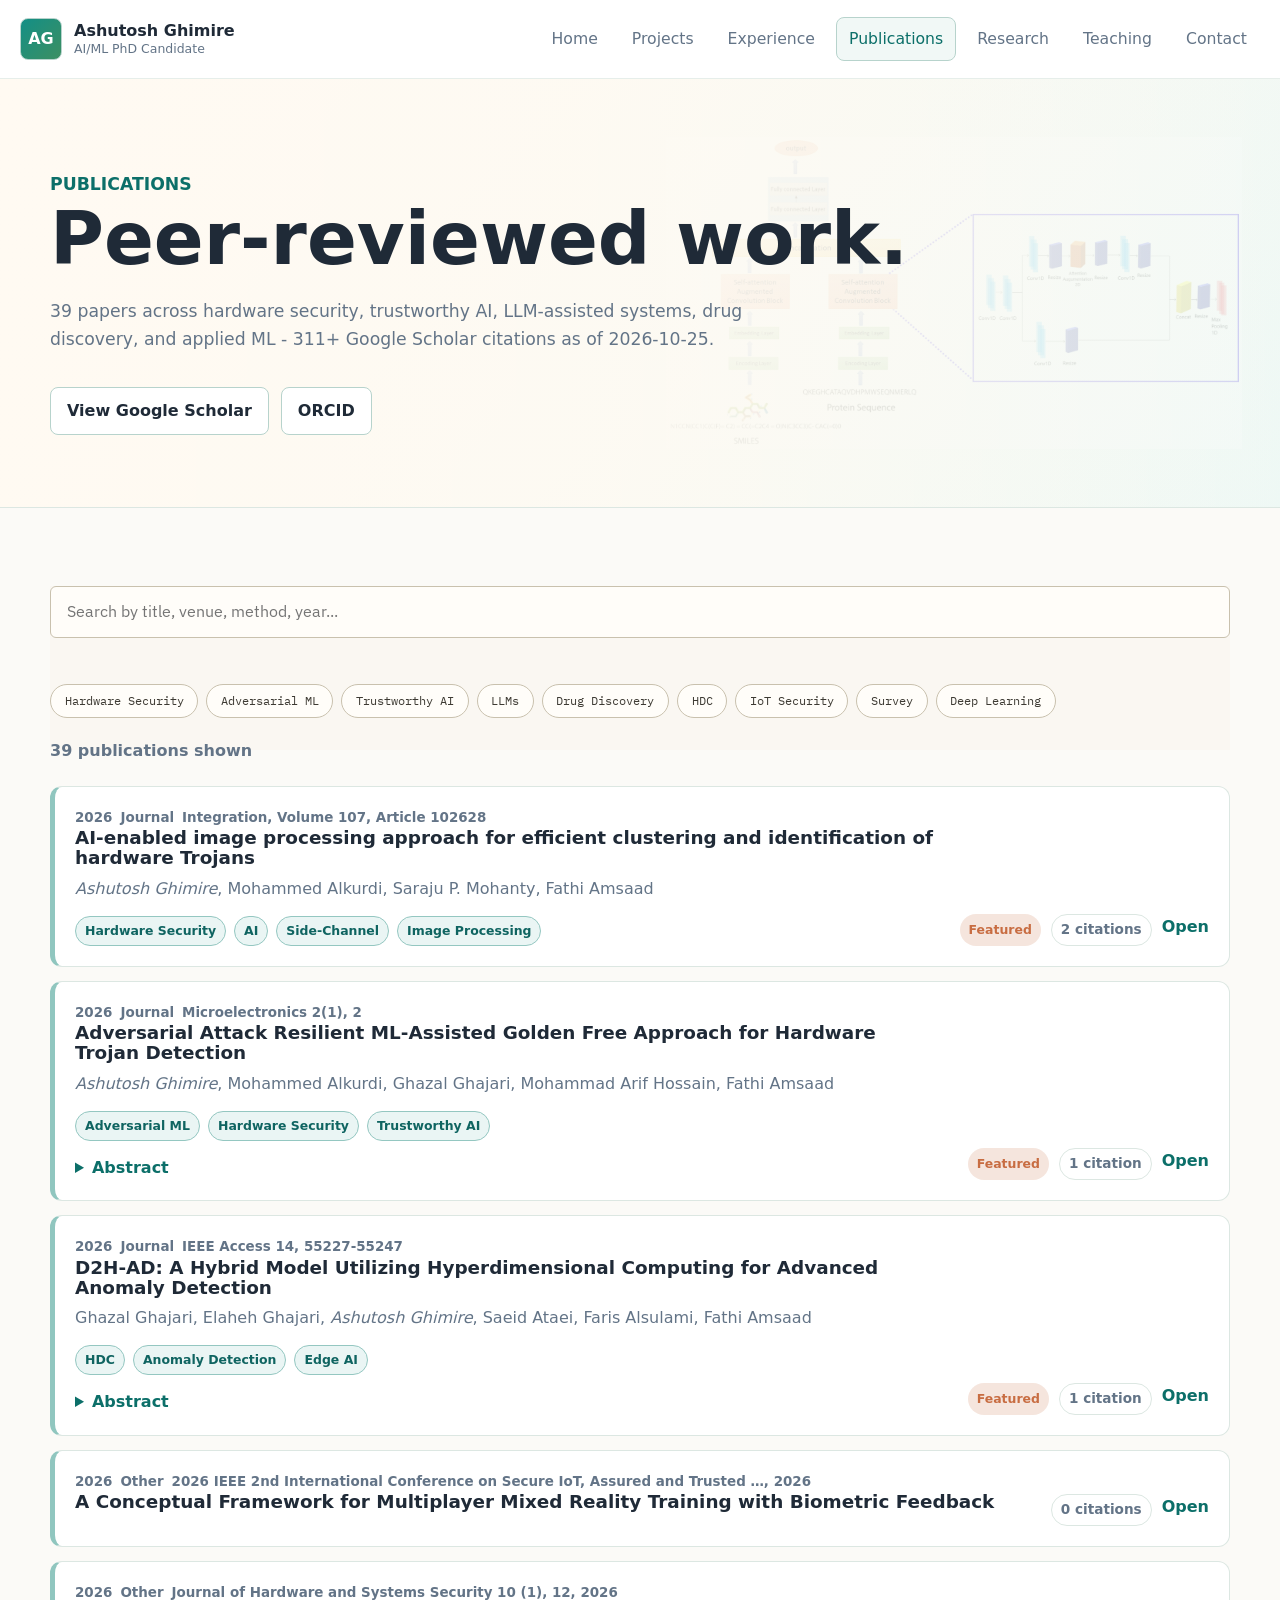
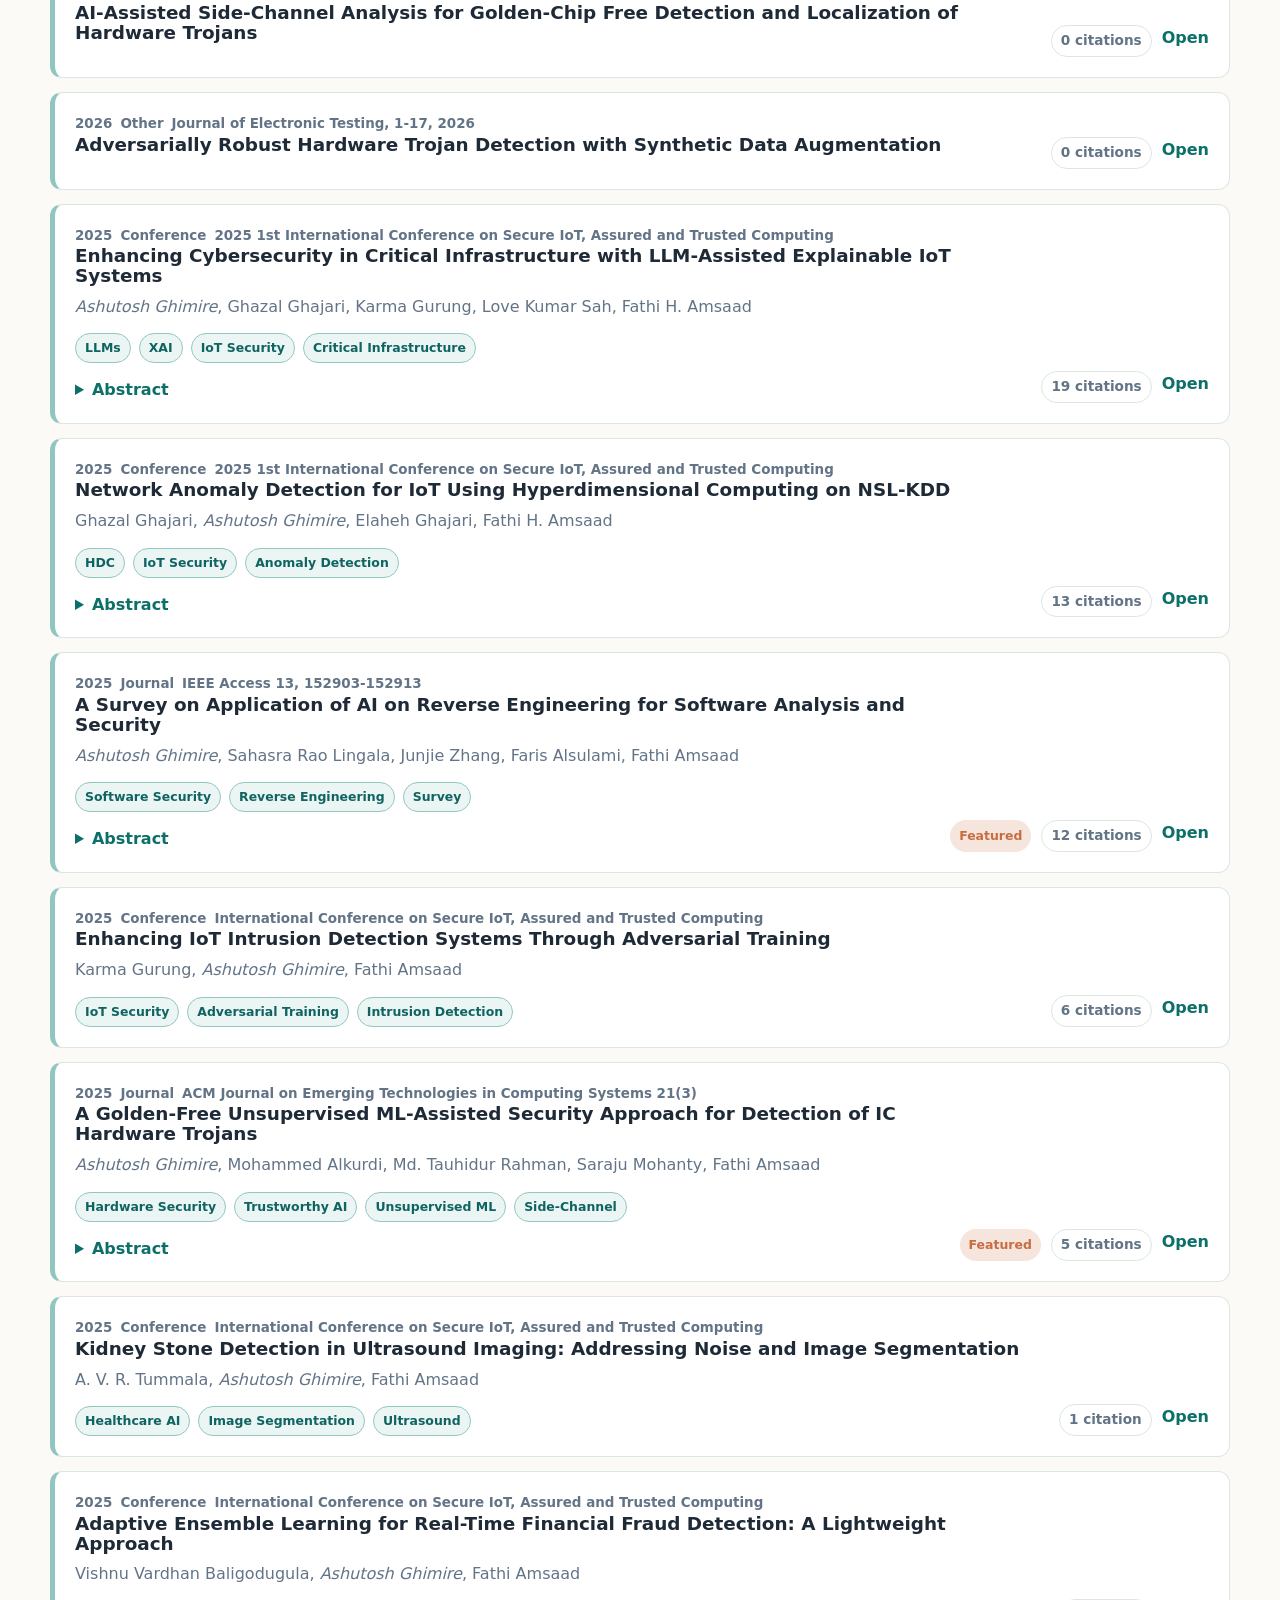
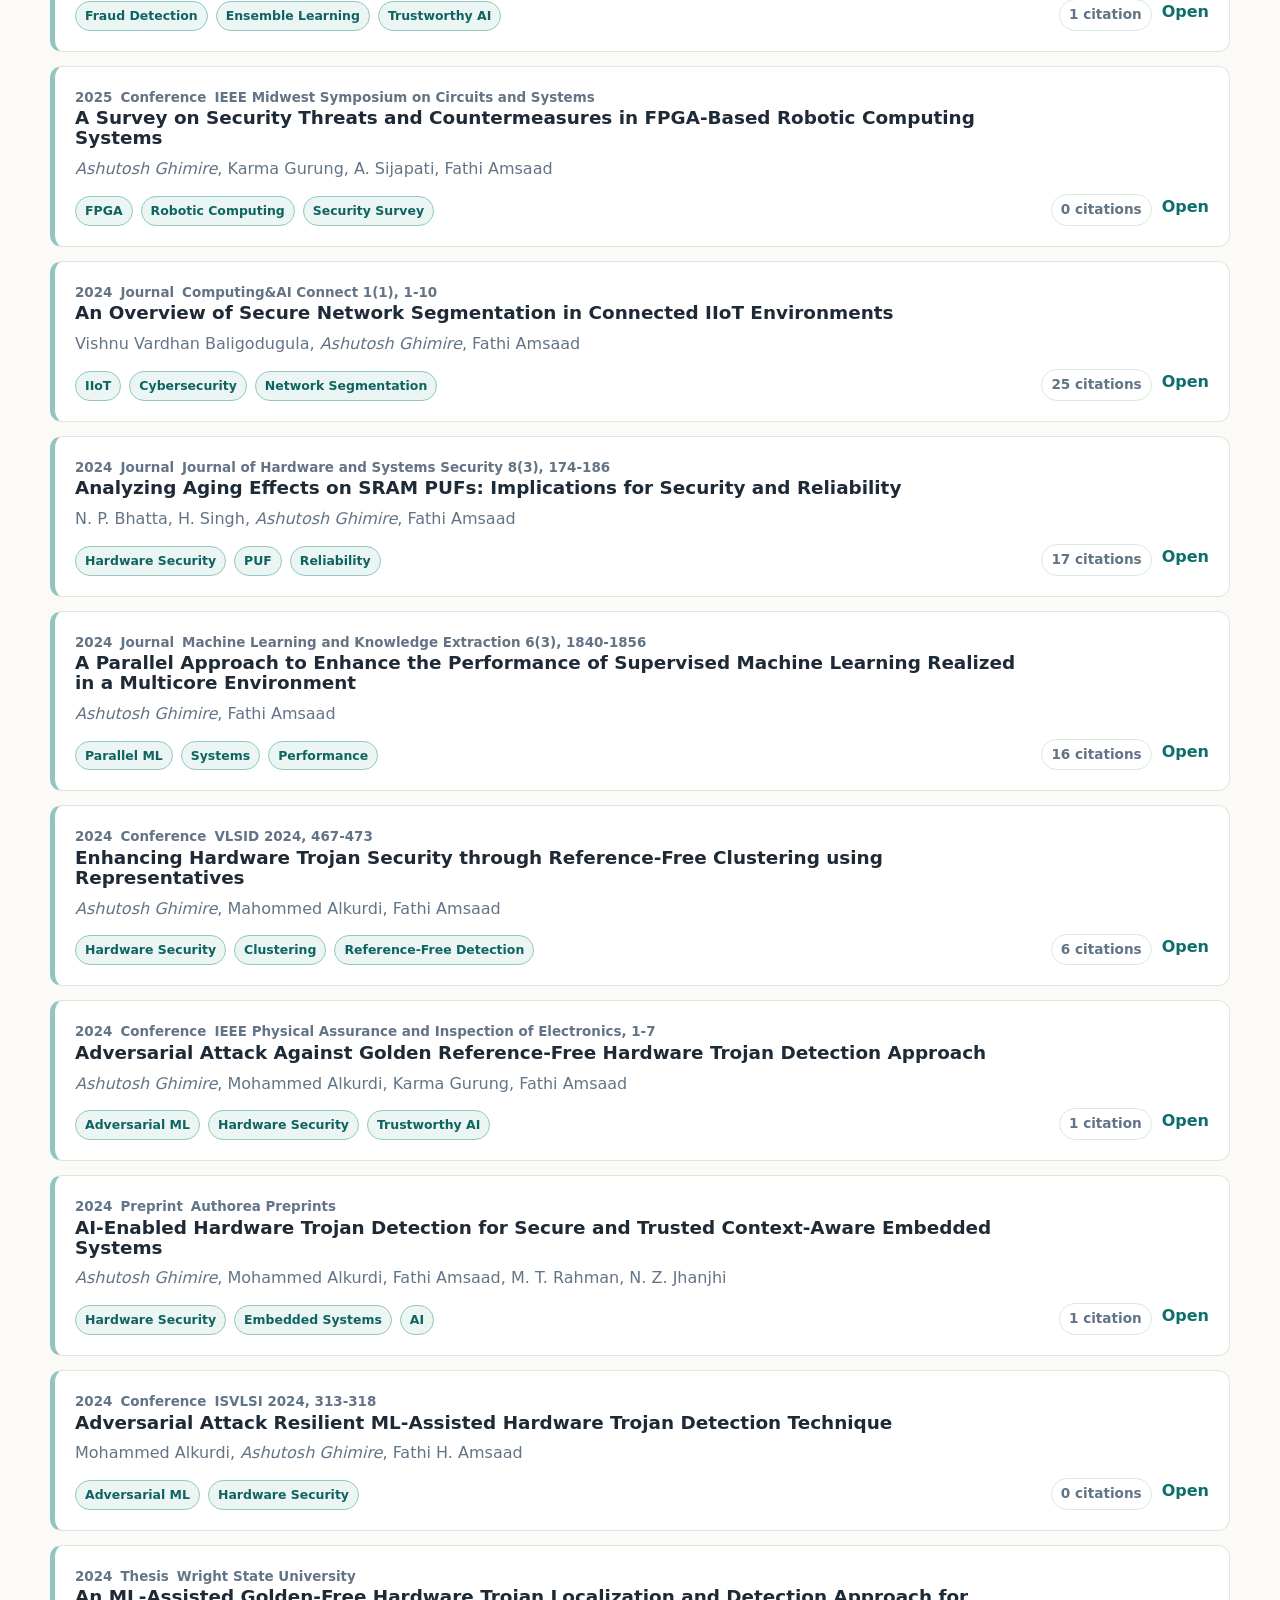
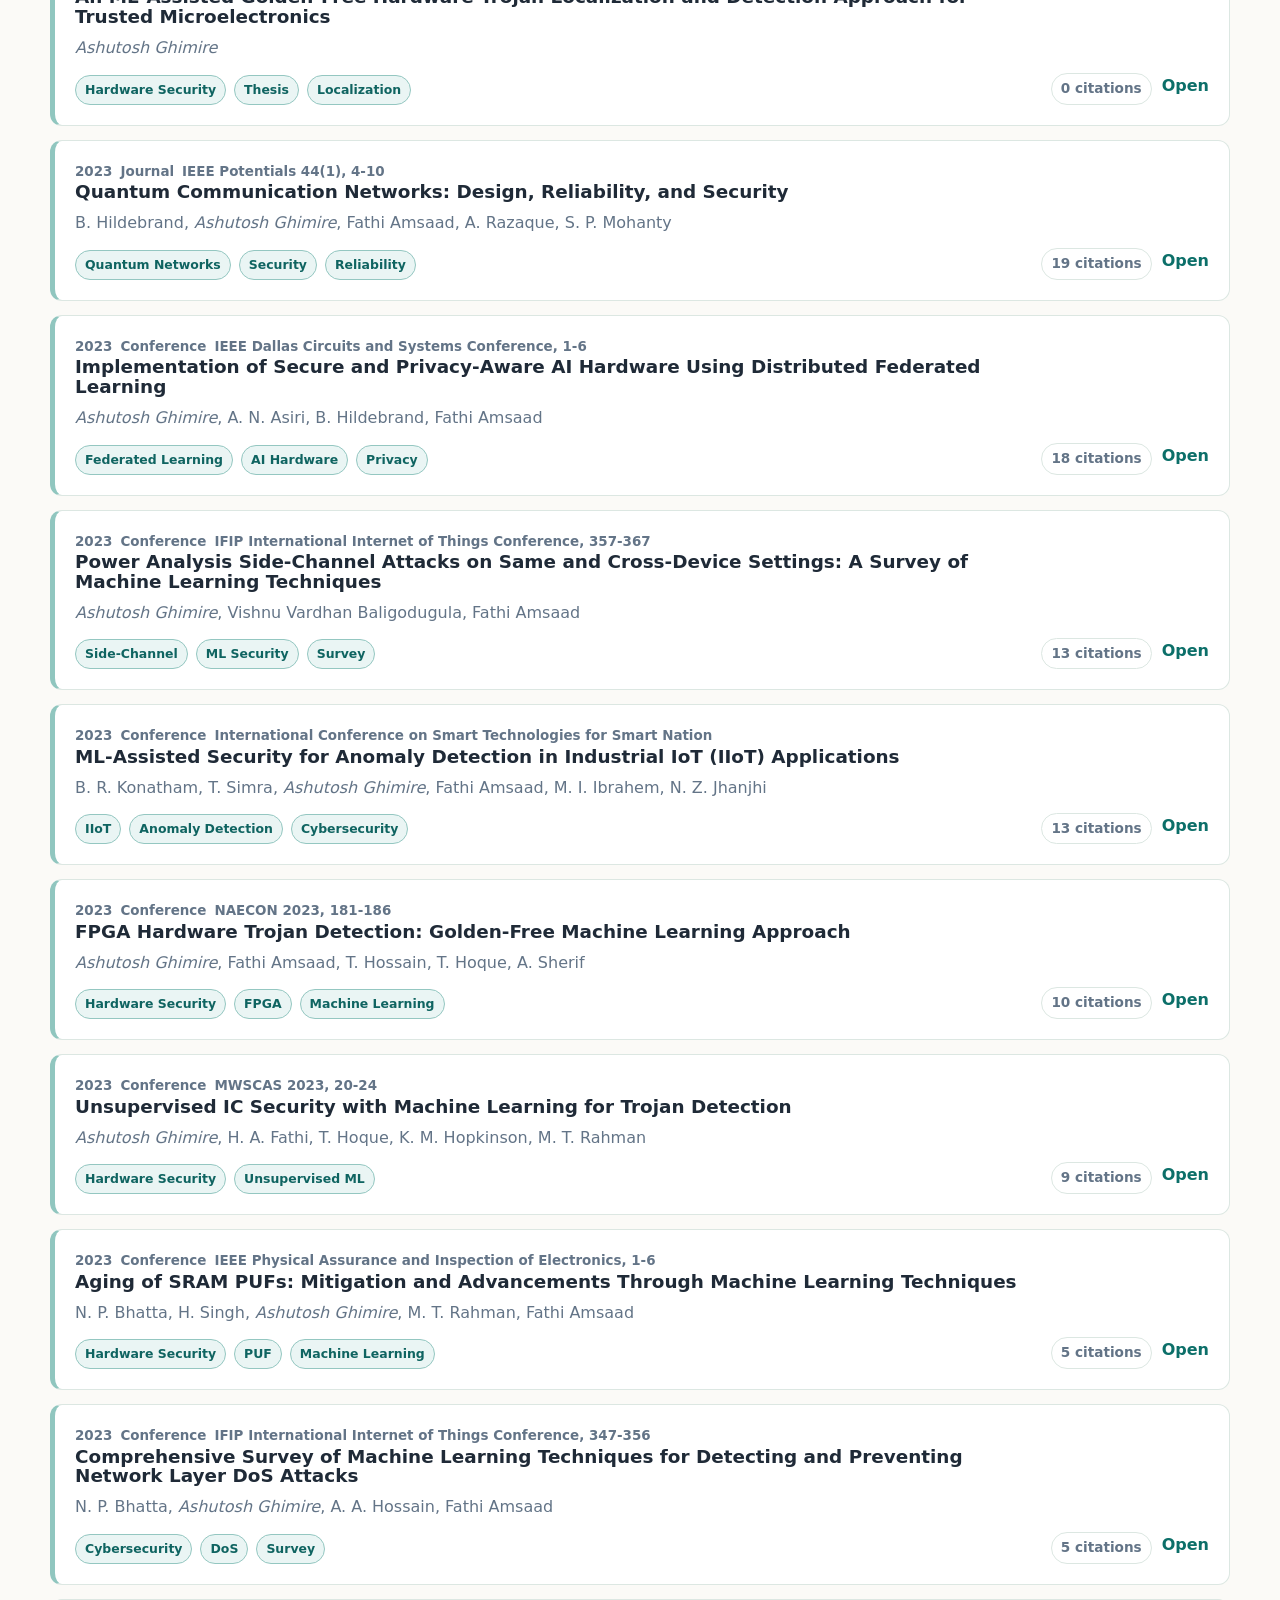
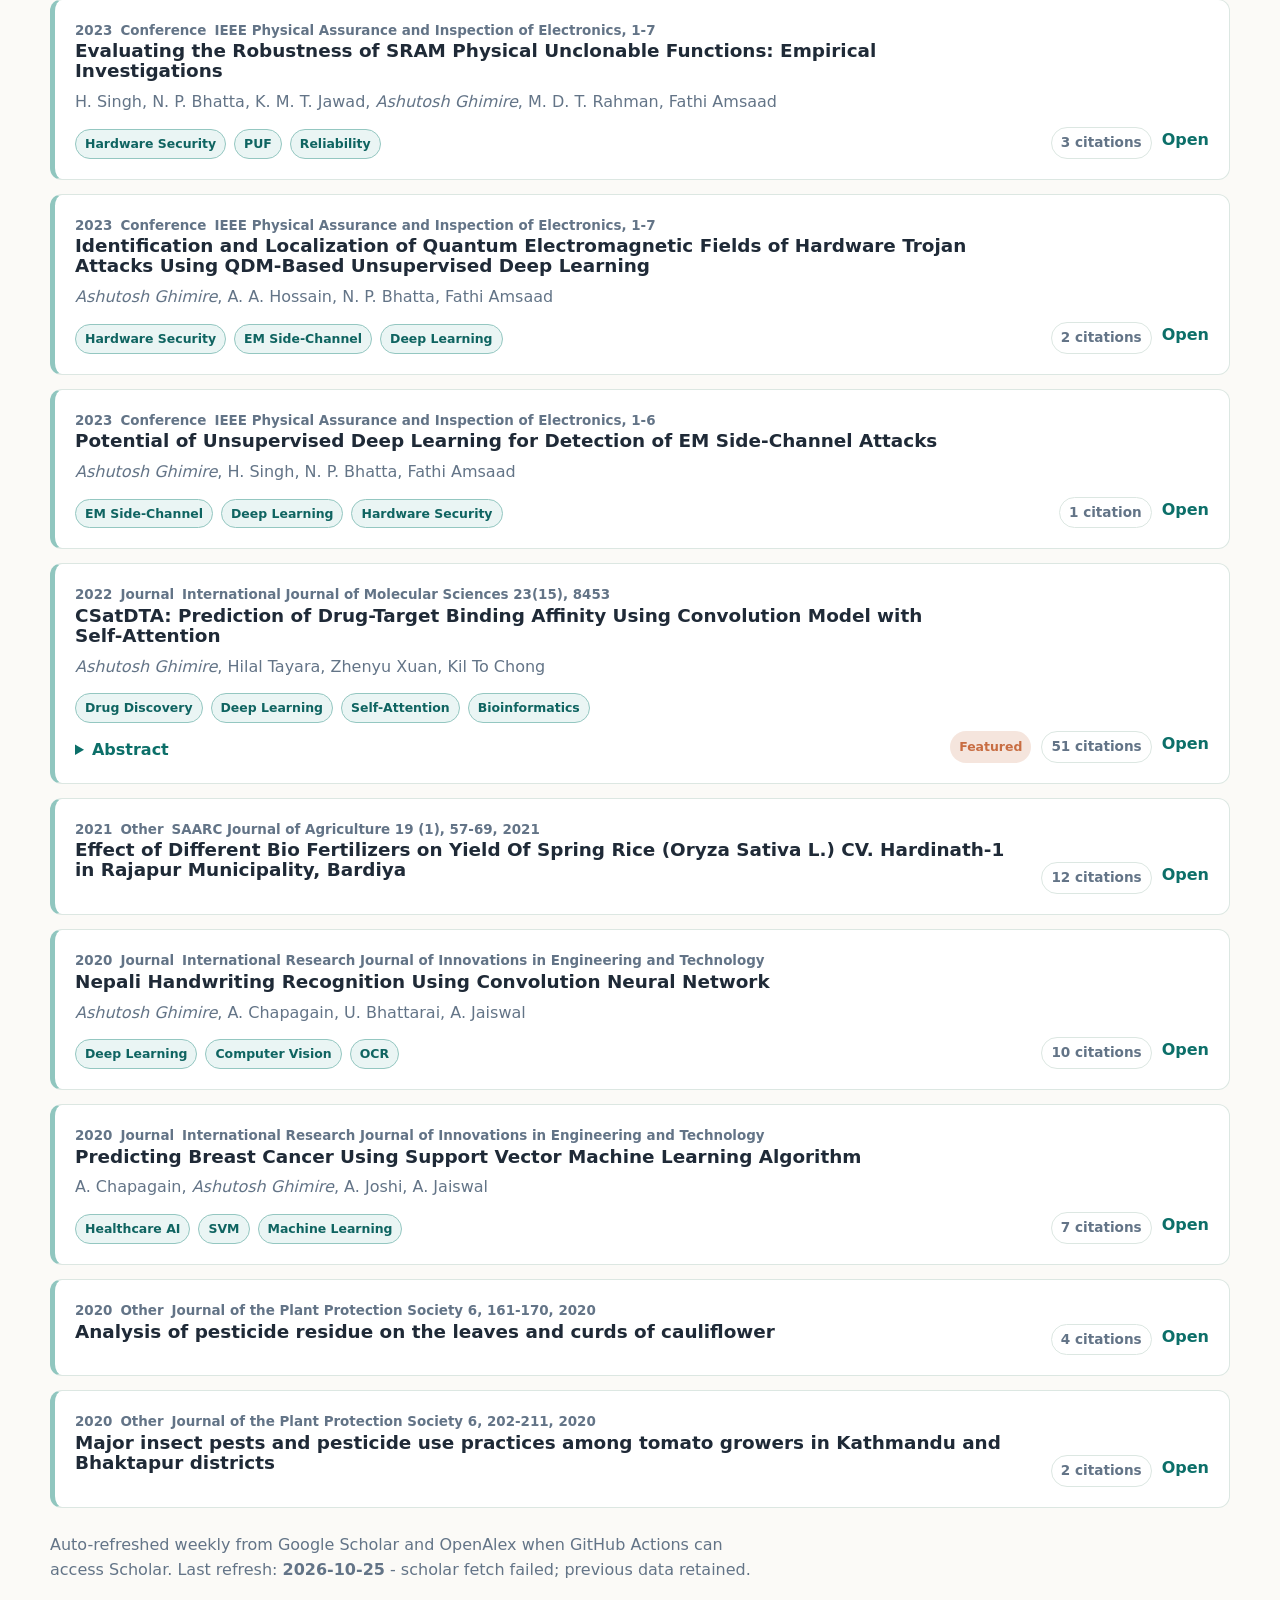
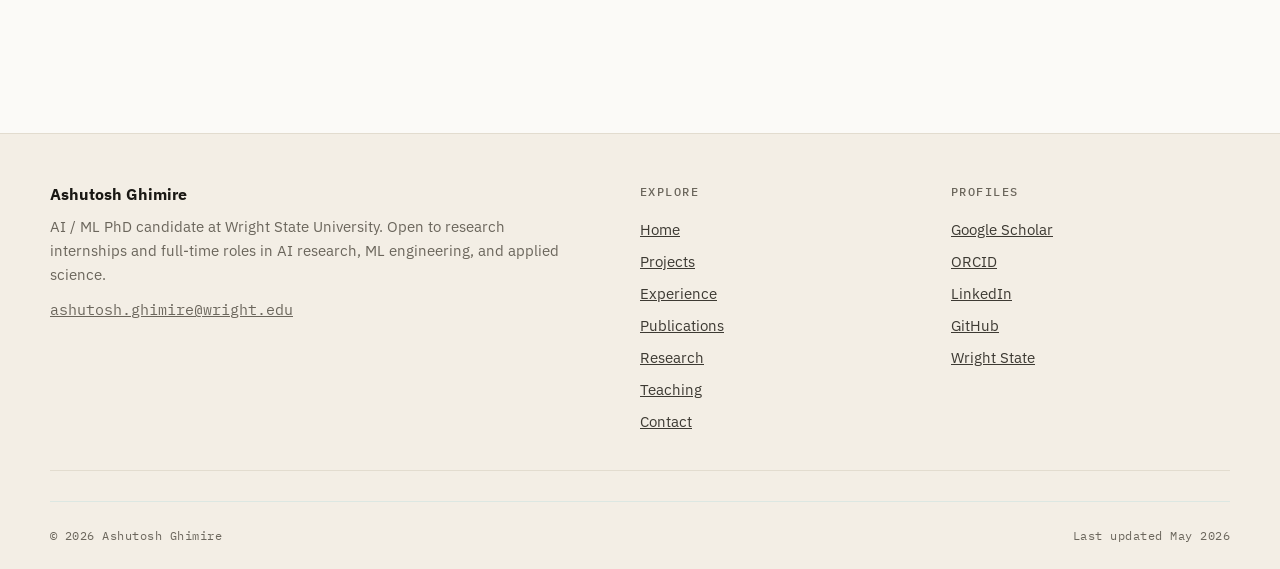
<file: publications.html>
<!doctype html>
<html lang="en">
  <head>
    <meta charset="utf-8">
    <meta name="viewport" content="width=device-width, initial-scale=1">
    <title>Publications | Ashutosh Ghimire</title>
    <meta name="description" content="39 peer-reviewed publications by Ashutosh Ghimire in trustworthy AI, hardware security, side-channel analysis, reverse engineering, HDC, LLM-assisted IoT security, and drug discovery.">
    <meta name="author" content="Ashutosh Ghimire">
    <meta name="keywords" content="Ashutosh Ghimire, AI ML PhD, machine learning engineer, applied scientist intern, trustworthy AI, hardware security, adversarial machine learning, LLM systems, Python, PyTorch, Wright State University">
    <meta property="og:title" content="Publications | Ashutosh Ghimire">
    <meta property="og:description" content="39 peer-reviewed publications by Ashutosh Ghimire in trustworthy AI, hardware security, side-channel analysis, reverse engineering, HDC, LLM-assisted IoT security, and drug discovery.">
    <meta property="og:type" content="website">
    <meta property="og:image" content="assets/images/hdc-anomaly.png">
    <meta name="twitter:card" content="summary_large_image">
    <meta name="twitter:title" content="Publications | Ashutosh Ghimire">
    <meta name="twitter:description" content="39 peer-reviewed publications by Ashutosh Ghimire in trustworthy AI, hardware security, side-channel analysis, reverse engineering, HDC, LLM-assisted IoT security, and drug discovery.">
    <link rel="icon" href="assets/images/favicon.svg" type="image/svg+xml">
    <link rel="stylesheet" href="assets/css/styles.css?v=7">
    <script defer src="assets/js/app.js?v=7"></script>
  </head>
  <body data-page="publications">
    <a class="skip-link" href="#main">Skip to content</a>
    <header class="site-header" data-header>
      <nav class="nav-shell" aria-label="Main navigation">
        <a class="brand" href="index.html" aria-label="Ashutosh Ghimire home">
          <span class="brand-mark">AG</span>
          <span>
            <strong>Ashutosh Ghimire</strong>
            <small>AI/ML PhD Candidate</small>
          </span>
        </a>
        <button class="nav-toggle" type="button" data-nav-toggle aria-expanded="false" aria-controls="site-menu">Menu</button>
        <div class="nav-menu" id="site-menu" data-nav-menu>
          <a href="index.html">Home</a>
          <a href="projects.html">Projects</a>
          <a href="experience.html">Experience</a>
          <a href="publications.html" class="is-active" aria-current="page">Publications</a>
          <a href="research.html">Research</a>
          <a href="teaching.html">Teaching</a>
          <a href="contact.html">Contact</a>
        </div>
      </nav>
    </header>

    <main id="main">
      <section class="page-hero publications-hero">
        <div class="container page-hero-content">
          <p class="eyebrow">Publications</p>
          <h1>Peer-reviewed work.</h1>
          <p><!--AUTO:PAPERS-->39<!--/AUTO:PAPERS--> papers across hardware security, trustworthy AI, LLM-assisted systems, drug discovery, and applied ML - <!--AUTO:CITATIONS-->311<!--/AUTO:CITATIONS-->+ Google Scholar citations as of <!--AUTO:UPDATED-->2026-10-25<!--/AUTO:UPDATED-->.</p>
          <div class="hero-actions">
            <a class="button button-secondary" href="https://scholar.google.com/citations?user=mhTDRysAAAAJ&amp;hl=en" target="_blank" rel="noreferrer">View Google Scholar</a>
            <a class="button button-ghost" href="https://orcid.org/0000-0001-6210-1219" target="_blank" rel="noreferrer">ORCID</a>
          </div>
        </div>
      </section>

      <section class="section">
        <div class="container">
          <div class="publication-controls claude-project-search">
            <div class="search-bar">
              <input type="search" id="pub-search" placeholder="Search by title, venue, method, year..." data-filter-target=".publication-card" data-count-target="[data-publication-count]" aria-label="Search publications">
            </div>
            <div class="filter-chips" aria-label="Publication filters">
              <button class="chip" type="button" data-filter-chip-for="pub-search" data-filter-tag="hardware security">Hardware Security</button>
                <button class="chip" type="button" data-filter-chip-for="pub-search" data-filter-tag="adversarial ml">Adversarial ML</button>
                <button class="chip" type="button" data-filter-chip-for="pub-search" data-filter-tag="trustworthy ai">Trustworthy AI</button>
                <button class="chip" type="button" data-filter-chip-for="pub-search" data-filter-tag="llms">LLMs</button>
                <button class="chip" type="button" data-filter-chip-for="pub-search" data-filter-tag="drug discovery">Drug Discovery</button>
                <button class="chip" type="button" data-filter-chip-for="pub-search" data-filter-tag="hdc">HDC</button>
                <button class="chip" type="button" data-filter-chip-for="pub-search" data-filter-tag="iot security">IoT Security</button>
                <button class="chip" type="button" data-filter-chip-for="pub-search" data-filter-tag="survey">Survey</button>
                <button class="chip" type="button" data-filter-chip-for="pub-search" data-filter-tag="deep learning">Deep Learning</button>
            </div>
          </div>
          <p class="result-count" data-publication-count data-noun="publication" aria-live="polite"></p>
          <div class="publication-list">
            <article class="publication-card" data-tags="hardware security|ai|side-channel|image processing" data-search="ai-enabled image processing approach for efficient clustering and identification of hardware trojans ashutosh ghimire, mohammed alkurdi, saraju p. mohanty, fathi amsaad integration, volume 107, article 102628 2026 journal  hardware security ai side-channel image processing">
              <div>
                <div class="publication-meta">
                  <span>2026</span>
                  <span>Journal</span>
                  <span>Integration, Volume 107, Article 102628</span>
                </div>
                <h3><a href="https://doi.org/10.1016/j.vlsi.2025.102628" target="_blank" rel="noreferrer">AI-enabled image processing approach for efficient clustering and identification of hardware Trojans</a></h3>
                <p><em>Ashutosh Ghimire</em>, Mohammed Alkurdi, Saraju P. Mohanty, Fathi Amsaad</p>
                <div class="tag-row"><span class="tag">Hardware Security</span><span class="tag">AI</span><span class="tag">Side-Channel</span><span class="tag">Image Processing</span></div>
                
              </div>
              <div class="publication-links">
                <span class="publication-badge">Featured</span>
                <span class="cite-count">2 citations</span>
                <a class="mini-link" href="https://doi.org/10.1016/j.vlsi.2025.102628" target="_blank" rel="noreferrer">Open</a>
              </div>
            </article>
            <article class="publication-card" data-tags="adversarial ml|hardware security|trustworthy ai" data-search="adversarial attack resilient ml-assisted golden free approach for hardware trojan detection ashutosh ghimire, mohammed alkurdi, ghazal ghajari, mohammad arif hossain, fathi amsaad microelectronics 2(1), 2 2026 journal the growing dependence on third-party foundries for integrated circuit (ic) fabrication has created major security concerns because of hardware trojan (ht) insertion risks. adversarial ml hardware security trustworthy ai">
              <div>
                <div class="publication-meta">
                  <span>2026</span>
                  <span>Journal</span>
                  <span>Microelectronics 2(1), 2</span>
                </div>
                <h3><a href="https://doi.org/10.3390/microelectronics2010002" target="_blank" rel="noreferrer">Adversarial Attack Resilient ML-Assisted Golden Free Approach for Hardware Trojan Detection</a></h3>
                <p><em>Ashutosh Ghimire</em>, Mohammed Alkurdi, Ghazal Ghajari, Mohammad Arif Hossain, Fathi Amsaad</p>
                <div class="tag-row"><span class="tag">Adversarial ML</span><span class="tag">Hardware Security</span><span class="tag">Trustworthy AI</span></div>
                <details class="publication-abstract"><summary>Abstract</summary><p>The growing dependence on third-party foundries for integrated circuit (IC) fabrication has created major security concerns because of hardware Trojan (HT) insertion risks.</p></details>
              </div>
              <div class="publication-links">
                <span class="publication-badge">Featured</span>
                <span class="cite-count">1 citation</span>
                <a class="mini-link" href="https://doi.org/10.3390/microelectronics2010002" target="_blank" rel="noreferrer">Open</a>
              </div>
            </article>
            <article class="publication-card" data-tags="hdc|anomaly detection|edge ai" data-search="d2h-ad: a hybrid model utilizing hyperdimensional computing for advanced anomaly detection ghazal ghajari, elaheh ghajari, ashutosh ghimire, saeid ataei, faris alsulami, fathi amsaad ieee access 14, 55227-55247 2026 journal anomaly detection is a cornerstone of modern intelligent systems, with critical applications in healthcare, cybersecurity, smart grids, and iot environments. hdc anomaly detection edge ai">
              <div>
                <div class="publication-meta">
                  <span>2026</span>
                  <span>Journal</span>
                  <span>IEEE Access 14, 55227-55247</span>
                </div>
                <h3><a href="https://doi.org/10.1109/ACCESS.2026.3677763" target="_blank" rel="noreferrer">D2H-AD: A Hybrid Model Utilizing Hyperdimensional Computing for Advanced Anomaly Detection</a></h3>
                <p>Ghazal Ghajari, Elaheh Ghajari, <em>Ashutosh Ghimire</em>, Saeid Ataei, Faris Alsulami, Fathi Amsaad</p>
                <div class="tag-row"><span class="tag">HDC</span><span class="tag">Anomaly Detection</span><span class="tag">Edge AI</span></div>
                <details class="publication-abstract"><summary>Abstract</summary><p>Anomaly detection is a cornerstone of modern intelligent systems, with critical applications in healthcare, cybersecurity, smart grids, and IoT environments.</p></details>
              </div>
              <div class="publication-links">
                <span class="publication-badge">Featured</span>
                <span class="cite-count">1 citation</span>
                <a class="mini-link" href="https://doi.org/10.1109/ACCESS.2026.3677763" target="_blank" rel="noreferrer">Open</a>
              </div>
            </article>
            <article class="publication-card" data-tags="" data-search="a conceptual framework for multiplayer mixed reality training with biometric feedback  2026 ieee 2nd international conference on secure iot, assured and trusted …, 2026 2026 other  ">
              <div>
                <div class="publication-meta">
                  <span>2026</span>
                  <span>Other</span>
                  <span>2026 IEEE 2nd International Conference on Secure IoT, Assured and Trusted …, 2026</span>
                </div>
                <h3><a href="https://scholar.google.com/citations?view_op=view_citation&amp;hl=en&amp;user=mhTDRysAAAAJ&amp;citation_for_view=mhTDRysAAAAJ:mVmsd5A6BfQC" target="_blank" rel="noreferrer">A Conceptual Framework for Multiplayer Mixed Reality Training with Biometric Feedback</a></h3>
                <p></p>
                <div class="tag-row"></div>
                
              </div>
              <div class="publication-links">
                
                <span class="cite-count">0 citations</span>
                <a class="mini-link" href="https://scholar.google.com/citations?view_op=view_citation&amp;hl=en&amp;user=mhTDRysAAAAJ&amp;citation_for_view=mhTDRysAAAAJ:mVmsd5A6BfQC" target="_blank" rel="noreferrer">Open</a>
              </div>
            </article>
            <article class="publication-card" data-tags="" data-search="ai-assisted side-channel analysis for golden-chip free detection and localization of hardware trojans  journal of hardware and systems security 10 (1), 12, 2026 2026 other  ">
              <div>
                <div class="publication-meta">
                  <span>2026</span>
                  <span>Other</span>
                  <span>Journal of Hardware and Systems Security 10 (1), 12, 2026</span>
                </div>
                <h3><a href="https://scholar.google.com/citations?view_op=view_citation&amp;hl=en&amp;user=mhTDRysAAAAJ&amp;citation_for_view=mhTDRysAAAAJ:9ZlFYXVOiuMC" target="_blank" rel="noreferrer">AI-Assisted Side-Channel Analysis for Golden-Chip Free Detection and Localization of Hardware Trojans</a></h3>
                <p></p>
                <div class="tag-row"></div>
                
              </div>
              <div class="publication-links">
                
                <span class="cite-count">0 citations</span>
                <a class="mini-link" href="https://scholar.google.com/citations?view_op=view_citation&amp;hl=en&amp;user=mhTDRysAAAAJ&amp;citation_for_view=mhTDRysAAAAJ:9ZlFYXVOiuMC" target="_blank" rel="noreferrer">Open</a>
              </div>
            </article>
            <article class="publication-card" data-tags="" data-search="adversarially robust hardware trojan detection with synthetic data augmentation  journal of electronic testing, 1-17, 2026 2026 other  ">
              <div>
                <div class="publication-meta">
                  <span>2026</span>
                  <span>Other</span>
                  <span>Journal of Electronic Testing, 1-17, 2026</span>
                </div>
                <h3><a href="https://scholar.google.com/citations?view_op=view_citation&amp;hl=en&amp;user=mhTDRysAAAAJ&amp;citation_for_view=mhTDRysAAAAJ:ZeXyd9-uunAC" target="_blank" rel="noreferrer">Adversarially Robust Hardware Trojan Detection with Synthetic Data Augmentation</a></h3>
                <p></p>
                <div class="tag-row"></div>
                
              </div>
              <div class="publication-links">
                
                <span class="cite-count">0 citations</span>
                <a class="mini-link" href="https://scholar.google.com/citations?view_op=view_citation&amp;hl=en&amp;user=mhTDRysAAAAJ&amp;citation_for_view=mhTDRysAAAAJ:ZeXyd9-uunAC" target="_blank" rel="noreferrer">Open</a>
              </div>
            </article>
            <article class="publication-card" data-tags="llms|xai|iot security|critical infrastructure" data-search="enhancing cybersecurity in critical infrastructure with llm-assisted explainable iot systems ashutosh ghimire, ghazal ghajari, karma gurung, love kumar sah, fathi h. amsaad 2025 1st international conference on secure iot, assured and trusted computing 2025 conference ensuring the security of critical infrastructure has become increasingly vital with the proliferation of internet of things (iot) systems. however, the heterogeneous nature of iot data and the lack of human-comprehensible insights from anomaly detection models remain significant challenges. llms xai iot security critical infrastructure">
              <div>
                <div class="publication-meta">
                  <span>2025</span>
                  <span>Conference</span>
                  <span>2025 1st International Conference on Secure IoT, Assured and Trusted Computing</span>
                </div>
                <h3><a href="https://doi.org/10.1109/SATC65530.2025.11137104" target="_blank" rel="noreferrer">Enhancing Cybersecurity in Critical Infrastructure with LLM-Assisted Explainable IoT Systems</a></h3>
                <p><em>Ashutosh Ghimire</em>, Ghazal Ghajari, Karma Gurung, Love Kumar Sah, Fathi H. Amsaad</p>
                <div class="tag-row"><span class="tag">LLMs</span><span class="tag">XAI</span><span class="tag">IoT Security</span><span class="tag">Critical Infrastructure</span></div>
                <details class="publication-abstract"><summary>Abstract</summary><p>Ensuring the security of critical infrastructure has become increasingly vital with the proliferation of Internet of Things (IoT) systems. However, the heterogeneous nature of IoT data and the lack of human-comprehensible insights from anomaly detection models remain significant challenges.</p></details>
              </div>
              <div class="publication-links">
                
                <span class="cite-count">19 citations</span>
                <a class="mini-link" href="https://doi.org/10.1109/SATC65530.2025.11137104" target="_blank" rel="noreferrer">Open</a>
              </div>
            </article>
            <article class="publication-card" data-tags="hdc|iot security|anomaly detection" data-search="network anomaly detection for iot using hyperdimensional computing on nsl-kdd ghazal ghajari, ashutosh ghimire, elaheh ghajari, fathi h. amsaad 2025 1st international conference on secure iot, assured and trusted computing 2025 conference with the rapid growth of iot devices, ensuring robust network security has become a critical challenge. traditional intrusion detection systems (idss) often face limitations in detecting sophisticated attacks within high-dimensional and complex data environments. hdc iot security anomaly detection">
              <div>
                <div class="publication-meta">
                  <span>2025</span>
                  <span>Conference</span>
                  <span>2025 1st International Conference on Secure IoT, Assured and Trusted Computing</span>
                </div>
                <h3><a href="https://doi.org/10.1109/SATC65530.2025.11136944" target="_blank" rel="noreferrer">Network Anomaly Detection for IoT Using Hyperdimensional Computing on NSL-KDD</a></h3>
                <p>Ghazal Ghajari, <em>Ashutosh Ghimire</em>, Elaheh Ghajari, Fathi H. Amsaad</p>
                <div class="tag-row"><span class="tag">HDC</span><span class="tag">IoT Security</span><span class="tag">Anomaly Detection</span></div>
                <details class="publication-abstract"><summary>Abstract</summary><p>With the rapid growth of IoT devices, ensuring robust network security has become a critical challenge. Traditional intrusion detection systems (IDSs) often face limitations in detecting sophisticated attacks within high-dimensional and complex data environments.</p></details>
              </div>
              <div class="publication-links">
                
                <span class="cite-count">13 citations</span>
                <a class="mini-link" href="https://doi.org/10.1109/SATC65530.2025.11136944" target="_blank" rel="noreferrer">Open</a>
              </div>
            </article>
            <article class="publication-card" data-tags="software security|reverse engineering|survey" data-search="a survey on application of ai on reverse engineering for software analysis and security ashutosh ghimire, sahasra rao lingala, junjie zhang, faris alsulami, fathi amsaad ieee access 13, 152903-152913 2025 journal reverse engineering process serves essential functions in software analysis and security auditing and malware detection but requires significant time and effort. researchers and practitioners now investigate how artificial intelligence (ai) technology can automate and improve different reverse engineering procedures. software security reverse engineering survey">
              <div>
                <div class="publication-meta">
                  <span>2025</span>
                  <span>Journal</span>
                  <span>IEEE Access 13, 152903-152913</span>
                </div>
                <h3><a href="https://doi.org/10.1109/ACCESS.2025.3593456" target="_blank" rel="noreferrer">A Survey on Application of AI on Reverse Engineering for Software Analysis and Security</a></h3>
                <p><em>Ashutosh Ghimire</em>, Sahasra Rao Lingala, Junjie Zhang, Faris Alsulami, Fathi Amsaad</p>
                <div class="tag-row"><span class="tag">Software Security</span><span class="tag">Reverse Engineering</span><span class="tag">Survey</span></div>
                <details class="publication-abstract"><summary>Abstract</summary><p>Reverse engineering process serves essential functions in software analysis and security auditing and malware detection but requires significant time and effort. Researchers and practitioners now investigate how Artificial Intelligence (AI) technology can automate and improve different reverse engineering procedures.</p></details>
              </div>
              <div class="publication-links">
                <span class="publication-badge">Featured</span>
                <span class="cite-count">12 citations</span>
                <a class="mini-link" href="https://doi.org/10.1109/ACCESS.2025.3593456" target="_blank" rel="noreferrer">Open</a>
              </div>
            </article>
            <article class="publication-card" data-tags="iot security|adversarial training|intrusion detection" data-search="enhancing iot intrusion detection systems through adversarial training karma gurung, ashutosh ghimire, fathi amsaad international conference on secure iot, assured and trusted computing 2025 conference  iot security adversarial training intrusion detection">
              <div>
                <div class="publication-meta">
                  <span>2025</span>
                  <span>Conference</span>
                  <span>International Conference on Secure IoT, Assured and Trusted Computing</span>
                </div>
                <h3><a href="https://scholar.google.com/citations?user=mhTDRysAAAAJ&amp;hl=en" target="_blank" rel="noreferrer">Enhancing IoT Intrusion Detection Systems Through Adversarial Training</a></h3>
                <p>Karma Gurung, <em>Ashutosh Ghimire</em>, Fathi Amsaad</p>
                <div class="tag-row"><span class="tag">IoT Security</span><span class="tag">Adversarial Training</span><span class="tag">Intrusion Detection</span></div>
                
              </div>
              <div class="publication-links">
                
                <span class="cite-count">6 citations</span>
                <a class="mini-link" href="https://scholar.google.com/citations?user=mhTDRysAAAAJ&amp;hl=en" target="_blank" rel="noreferrer">Open</a>
              </div>
            </article>
            <article class="publication-card" data-tags="hardware security|trustworthy ai|unsupervised ml|side-channel" data-search="a golden-free unsupervised ml-assisted security approach for detection of ic hardware trojans ashutosh ghimire, mohammed alkurdi, md. tauhidur rahman, saraju mohanty, fathi amsaad acm journal on emerging technologies in computing systems 21(3) 2025 journal hardware trojans are deliberate malicious hardware modifications inserted in semiconductor integrated circuits (ics) for the purpose of stealing or leaking sensitive information, as well as disrupting critical systems upon activation. hardware security trustworthy ai unsupervised ml side-channel">
              <div>
                <div class="publication-meta">
                  <span>2025</span>
                  <span>Journal</span>
                  <span>ACM Journal on Emerging Technologies in Computing Systems 21(3)</span>
                </div>
                <h3><a href="https://doi.org/10.1145/3748652" target="_blank" rel="noreferrer">A Golden-Free Unsupervised ML-Assisted Security Approach for Detection of IC Hardware Trojans</a></h3>
                <p><em>Ashutosh Ghimire</em>, Mohammed Alkurdi, Md. Tauhidur Rahman, Saraju Mohanty, Fathi Amsaad</p>
                <div class="tag-row"><span class="tag">Hardware Security</span><span class="tag">Trustworthy AI</span><span class="tag">Unsupervised ML</span><span class="tag">Side-Channel</span></div>
                <details class="publication-abstract"><summary>Abstract</summary><p>Hardware Trojans are deliberate malicious hardware modifications inserted in semiconductor Integrated Circuits (ICs) for the purpose of stealing or leaking sensitive information, as well as disrupting critical systems upon activation.</p></details>
              </div>
              <div class="publication-links">
                <span class="publication-badge">Featured</span>
                <span class="cite-count">5 citations</span>
                <a class="mini-link" href="https://doi.org/10.1145/3748652" target="_blank" rel="noreferrer">Open</a>
              </div>
            </article>
            <article class="publication-card" data-tags="healthcare ai|image segmentation|ultrasound" data-search="kidney stone detection in ultrasound imaging: addressing noise and image segmentation a. v. r. tummala, ashutosh ghimire, fathi amsaad international conference on secure iot, assured and trusted computing 2025 conference  healthcare ai image segmentation ultrasound">
              <div>
                <div class="publication-meta">
                  <span>2025</span>
                  <span>Conference</span>
                  <span>International Conference on Secure IoT, Assured and Trusted Computing</span>
                </div>
                <h3><a href="https://scholar.google.com/citations?user=mhTDRysAAAAJ&amp;hl=en" target="_blank" rel="noreferrer">Kidney Stone Detection in Ultrasound Imaging: Addressing Noise and Image Segmentation</a></h3>
                <p>A. V. R. Tummala, <em>Ashutosh Ghimire</em>, Fathi Amsaad</p>
                <div class="tag-row"><span class="tag">Healthcare AI</span><span class="tag">Image Segmentation</span><span class="tag">Ultrasound</span></div>
                
              </div>
              <div class="publication-links">
                
                <span class="cite-count">1 citation</span>
                <a class="mini-link" href="https://scholar.google.com/citations?user=mhTDRysAAAAJ&amp;hl=en" target="_blank" rel="noreferrer">Open</a>
              </div>
            </article>
            <article class="publication-card" data-tags="fraud detection|ensemble learning|trustworthy ai" data-search="adaptive ensemble learning for real-time financial fraud detection: a lightweight approach vishnu vardhan baligodugula, ashutosh ghimire, fathi amsaad international conference on secure iot, assured and trusted computing 2025 conference  fraud detection ensemble learning trustworthy ai">
              <div>
                <div class="publication-meta">
                  <span>2025</span>
                  <span>Conference</span>
                  <span>International Conference on Secure IoT, Assured and Trusted Computing</span>
                </div>
                <h3><a href="https://scholar.google.com/citations?user=mhTDRysAAAAJ&amp;hl=en" target="_blank" rel="noreferrer">Adaptive Ensemble Learning for Real-Time Financial Fraud Detection: A Lightweight Approach</a></h3>
                <p>Vishnu Vardhan Baligodugula, <em>Ashutosh Ghimire</em>, Fathi Amsaad</p>
                <div class="tag-row"><span class="tag">Fraud Detection</span><span class="tag">Ensemble Learning</span><span class="tag">Trustworthy AI</span></div>
                
              </div>
              <div class="publication-links">
                
                <span class="cite-count">1 citation</span>
                <a class="mini-link" href="https://scholar.google.com/citations?user=mhTDRysAAAAJ&amp;hl=en" target="_blank" rel="noreferrer">Open</a>
              </div>
            </article>
            <article class="publication-card" data-tags="fpga|robotic computing|security survey" data-search="a survey on security threats and countermeasures in fpga-based robotic computing systems ashutosh ghimire, karma gurung, a. sijapati, fathi amsaad ieee midwest symposium on circuits and systems 2025 conference  fpga robotic computing security survey">
              <div>
                <div class="publication-meta">
                  <span>2025</span>
                  <span>Conference</span>
                  <span>IEEE Midwest Symposium on Circuits and Systems</span>
                </div>
                <h3><a href="https://scholar.google.com/citations?user=mhTDRysAAAAJ&amp;hl=en" target="_blank" rel="noreferrer">A Survey on Security Threats and Countermeasures in FPGA-Based Robotic Computing Systems</a></h3>
                <p><em>Ashutosh Ghimire</em>, Karma Gurung, A. Sijapati, Fathi Amsaad</p>
                <div class="tag-row"><span class="tag">FPGA</span><span class="tag">Robotic Computing</span><span class="tag">Security Survey</span></div>
                
              </div>
              <div class="publication-links">
                
                <span class="cite-count">0 citations</span>
                <a class="mini-link" href="https://scholar.google.com/citations?user=mhTDRysAAAAJ&amp;hl=en" target="_blank" rel="noreferrer">Open</a>
              </div>
            </article>
            <article class="publication-card" data-tags="iiot|cybersecurity|network segmentation" data-search="an overview of secure network segmentation in connected iiot environments vishnu vardhan baligodugula, ashutosh ghimire, fathi amsaad computing&amp;ai connect 1(1), 1-10 2024 journal  iiot cybersecurity network segmentation">
              <div>
                <div class="publication-meta">
                  <span>2024</span>
                  <span>Journal</span>
                  <span>Computing&amp;AI Connect 1(1), 1-10</span>
                </div>
                <h3><a href="https://scholar.google.com/citations?user=mhTDRysAAAAJ&amp;hl=en" target="_blank" rel="noreferrer">An Overview of Secure Network Segmentation in Connected IIoT Environments</a></h3>
                <p>Vishnu Vardhan Baligodugula, <em>Ashutosh Ghimire</em>, Fathi Amsaad</p>
                <div class="tag-row"><span class="tag">IIoT</span><span class="tag">Cybersecurity</span><span class="tag">Network Segmentation</span></div>
                
              </div>
              <div class="publication-links">
                
                <span class="cite-count">25 citations</span>
                <a class="mini-link" href="https://scholar.google.com/citations?user=mhTDRysAAAAJ&amp;hl=en" target="_blank" rel="noreferrer">Open</a>
              </div>
            </article>
            <article class="publication-card" data-tags="hardware security|puf|reliability" data-search="analyzing aging effects on sram pufs: implications for security and reliability n. p. bhatta, h. singh, ashutosh ghimire, fathi amsaad journal of hardware and systems security 8(3), 174-186 2024 journal  hardware security puf reliability">
              <div>
                <div class="publication-meta">
                  <span>2024</span>
                  <span>Journal</span>
                  <span>Journal of Hardware and Systems Security 8(3), 174-186</span>
                </div>
                <h3><a href="https://scholar.google.com/citations?user=mhTDRysAAAAJ&amp;hl=en" target="_blank" rel="noreferrer">Analyzing Aging Effects on SRAM PUFs: Implications for Security and Reliability</a></h3>
                <p>N. P. Bhatta, H. Singh, <em>Ashutosh Ghimire</em>, Fathi Amsaad</p>
                <div class="tag-row"><span class="tag">Hardware Security</span><span class="tag">PUF</span><span class="tag">Reliability</span></div>
                
              </div>
              <div class="publication-links">
                
                <span class="cite-count">17 citations</span>
                <a class="mini-link" href="https://scholar.google.com/citations?user=mhTDRysAAAAJ&amp;hl=en" target="_blank" rel="noreferrer">Open</a>
              </div>
            </article>
            <article class="publication-card" data-tags="parallel ml|systems|performance" data-search="a parallel approach to enhance the performance of supervised machine learning realized in a multicore environment ashutosh ghimire, fathi amsaad machine learning and knowledge extraction 6(3), 1840-1856 2024 journal  parallel ml systems performance">
              <div>
                <div class="publication-meta">
                  <span>2024</span>
                  <span>Journal</span>
                  <span>Machine Learning and Knowledge Extraction 6(3), 1840-1856</span>
                </div>
                <h3><a href="https://scholar.google.com/citations?user=mhTDRysAAAAJ&amp;hl=en" target="_blank" rel="noreferrer">A Parallel Approach to Enhance the Performance of Supervised Machine Learning Realized in a Multicore Environment</a></h3>
                <p><em>Ashutosh Ghimire</em>, Fathi Amsaad</p>
                <div class="tag-row"><span class="tag">Parallel ML</span><span class="tag">Systems</span><span class="tag">Performance</span></div>
                
              </div>
              <div class="publication-links">
                
                <span class="cite-count">16 citations</span>
                <a class="mini-link" href="https://scholar.google.com/citations?user=mhTDRysAAAAJ&amp;hl=en" target="_blank" rel="noreferrer">Open</a>
              </div>
            </article>
            <article class="publication-card" data-tags="hardware security|clustering|reference-free detection" data-search="enhancing hardware trojan security through reference-free clustering using representatives ashutosh ghimire, mahommed alkurdi, fathi amsaad vlsid 2024, 467-473 2024 conference  hardware security clustering reference-free detection">
              <div>
                <div class="publication-meta">
                  <span>2024</span>
                  <span>Conference</span>
                  <span>VLSID 2024, 467-473</span>
                </div>
                <h3><a href="https://scholar.google.com/citations?user=mhTDRysAAAAJ&amp;hl=en" target="_blank" rel="noreferrer">Enhancing Hardware Trojan Security through Reference-Free Clustering using Representatives</a></h3>
                <p><em>Ashutosh Ghimire</em>, Mahommed Alkurdi, Fathi Amsaad</p>
                <div class="tag-row"><span class="tag">Hardware Security</span><span class="tag">Clustering</span><span class="tag">Reference-Free Detection</span></div>
                
              </div>
              <div class="publication-links">
                
                <span class="cite-count">6 citations</span>
                <a class="mini-link" href="https://scholar.google.com/citations?user=mhTDRysAAAAJ&amp;hl=en" target="_blank" rel="noreferrer">Open</a>
              </div>
            </article>
            <article class="publication-card" data-tags="adversarial ml|hardware security|trustworthy ai" data-search="adversarial attack against golden reference-free hardware trojan detection approach ashutosh ghimire, mohammed alkurdi, karma gurung, fathi amsaad ieee physical assurance and inspection of electronics, 1-7 2024 conference  adversarial ml hardware security trustworthy ai">
              <div>
                <div class="publication-meta">
                  <span>2024</span>
                  <span>Conference</span>
                  <span>IEEE Physical Assurance and Inspection of Electronics, 1-7</span>
                </div>
                <h3><a href="https://scholar.google.com/citations?user=mhTDRysAAAAJ&amp;hl=en" target="_blank" rel="noreferrer">Adversarial Attack Against Golden Reference-Free Hardware Trojan Detection Approach</a></h3>
                <p><em>Ashutosh Ghimire</em>, Mohammed Alkurdi, Karma Gurung, Fathi Amsaad</p>
                <div class="tag-row"><span class="tag">Adversarial ML</span><span class="tag">Hardware Security</span><span class="tag">Trustworthy AI</span></div>
                
              </div>
              <div class="publication-links">
                
                <span class="cite-count">1 citation</span>
                <a class="mini-link" href="https://scholar.google.com/citations?user=mhTDRysAAAAJ&amp;hl=en" target="_blank" rel="noreferrer">Open</a>
              </div>
            </article>
            <article class="publication-card" data-tags="hardware security|embedded systems|ai" data-search="ai-enabled hardware trojan detection for secure and trusted context-aware embedded systems ashutosh ghimire, mohammed alkurdi, fathi amsaad, m. t. rahman, n. z. jhanjhi authorea preprints 2024 preprint  hardware security embedded systems ai">
              <div>
                <div class="publication-meta">
                  <span>2024</span>
                  <span>Preprint</span>
                  <span>Authorea Preprints</span>
                </div>
                <h3><a href="https://scholar.google.com/citations?user=mhTDRysAAAAJ&amp;hl=en" target="_blank" rel="noreferrer">AI-Enabled Hardware Trojan Detection for Secure and Trusted Context-Aware Embedded Systems</a></h3>
                <p><em>Ashutosh Ghimire</em>, Mohammed Alkurdi, Fathi Amsaad, M. T. Rahman, N. Z. Jhanjhi</p>
                <div class="tag-row"><span class="tag">Hardware Security</span><span class="tag">Embedded Systems</span><span class="tag">AI</span></div>
                
              </div>
              <div class="publication-links">
                
                <span class="cite-count">1 citation</span>
                <a class="mini-link" href="https://scholar.google.com/citations?user=mhTDRysAAAAJ&amp;hl=en" target="_blank" rel="noreferrer">Open</a>
              </div>
            </article>
            <article class="publication-card" data-tags="adversarial ml|hardware security" data-search="adversarial attack resilient ml-assisted hardware trojan detection technique mohammed alkurdi, ashutosh ghimire, fathi h. amsaad isvlsi 2024, 313-318 2024 conference  adversarial ml hardware security">
              <div>
                <div class="publication-meta">
                  <span>2024</span>
                  <span>Conference</span>
                  <span>ISVLSI 2024, 313-318</span>
                </div>
                <h3><a href="https://scholar.google.com/citations?user=mhTDRysAAAAJ&amp;hl=en" target="_blank" rel="noreferrer">Adversarial Attack Resilient ML-Assisted Hardware Trojan Detection Technique</a></h3>
                <p>Mohammed Alkurdi, <em>Ashutosh Ghimire</em>, Fathi H. Amsaad</p>
                <div class="tag-row"><span class="tag">Adversarial ML</span><span class="tag">Hardware Security</span></div>
                
              </div>
              <div class="publication-links">
                
                <span class="cite-count">0 citations</span>
                <a class="mini-link" href="https://scholar.google.com/citations?user=mhTDRysAAAAJ&amp;hl=en" target="_blank" rel="noreferrer">Open</a>
              </div>
            </article>
            <article class="publication-card" data-tags="hardware security|thesis|localization" data-search="an ml-assisted golden-free hardware trojan localization and detection approach for trusted microelectronics ashutosh ghimire wright state university 2024 thesis  hardware security thesis localization">
              <div>
                <div class="publication-meta">
                  <span>2024</span>
                  <span>Thesis</span>
                  <span>Wright State University</span>
                </div>
                <h3><a href="https://scholar.google.com/citations?user=mhTDRysAAAAJ&amp;hl=en" target="_blank" rel="noreferrer">An ML-Assisted Golden-Free Hardware Trojan Localization and Detection Approach for Trusted Microelectronics</a></h3>
                <p><em>Ashutosh Ghimire</em></p>
                <div class="tag-row"><span class="tag">Hardware Security</span><span class="tag">Thesis</span><span class="tag">Localization</span></div>
                
              </div>
              <div class="publication-links">
                
                <span class="cite-count">0 citations</span>
                <a class="mini-link" href="https://scholar.google.com/citations?user=mhTDRysAAAAJ&amp;hl=en" target="_blank" rel="noreferrer">Open</a>
              </div>
            </article>
            <article class="publication-card" data-tags="quantum networks|security|reliability" data-search="quantum communication networks: design, reliability, and security b. hildebrand, ashutosh ghimire, fathi amsaad, a. razaque, s. p. mohanty ieee potentials 44(1), 4-10 2023 journal  quantum networks security reliability">
              <div>
                <div class="publication-meta">
                  <span>2023</span>
                  <span>Journal</span>
                  <span>IEEE Potentials 44(1), 4-10</span>
                </div>
                <h3><a href="https://scholar.google.com/citations?user=mhTDRysAAAAJ&amp;hl=en" target="_blank" rel="noreferrer">Quantum Communication Networks: Design, Reliability, and Security</a></h3>
                <p>B. Hildebrand, <em>Ashutosh Ghimire</em>, Fathi Amsaad, A. Razaque, S. P. Mohanty</p>
                <div class="tag-row"><span class="tag">Quantum Networks</span><span class="tag">Security</span><span class="tag">Reliability</span></div>
                
              </div>
              <div class="publication-links">
                
                <span class="cite-count">19 citations</span>
                <a class="mini-link" href="https://scholar.google.com/citations?user=mhTDRysAAAAJ&amp;hl=en" target="_blank" rel="noreferrer">Open</a>
              </div>
            </article>
            <article class="publication-card" data-tags="federated learning|ai hardware|privacy" data-search="implementation of secure and privacy-aware ai hardware using distributed federated learning ashutosh ghimire, a. n. asiri, b. hildebrand, fathi amsaad ieee dallas circuits and systems conference, 1-6 2023 conference  federated learning ai hardware privacy">
              <div>
                <div class="publication-meta">
                  <span>2023</span>
                  <span>Conference</span>
                  <span>IEEE Dallas Circuits and Systems Conference, 1-6</span>
                </div>
                <h3><a href="https://scholar.google.com/citations?user=mhTDRysAAAAJ&amp;hl=en" target="_blank" rel="noreferrer">Implementation of Secure and Privacy-Aware AI Hardware Using Distributed Federated Learning</a></h3>
                <p><em>Ashutosh Ghimire</em>, A. N. Asiri, B. Hildebrand, Fathi Amsaad</p>
                <div class="tag-row"><span class="tag">Federated Learning</span><span class="tag">AI Hardware</span><span class="tag">Privacy</span></div>
                
              </div>
              <div class="publication-links">
                
                <span class="cite-count">18 citations</span>
                <a class="mini-link" href="https://scholar.google.com/citations?user=mhTDRysAAAAJ&amp;hl=en" target="_blank" rel="noreferrer">Open</a>
              </div>
            </article>
            <article class="publication-card" data-tags="side-channel|ml security|survey" data-search="power analysis side-channel attacks on same and cross-device settings: a survey of machine learning techniques ashutosh ghimire, vishnu vardhan baligodugula, fathi amsaad ifip international internet of things conference, 357-367 2023 conference  side-channel ml security survey">
              <div>
                <div class="publication-meta">
                  <span>2023</span>
                  <span>Conference</span>
                  <span>IFIP International Internet of Things Conference, 357-367</span>
                </div>
                <h3><a href="https://scholar.google.com/citations?user=mhTDRysAAAAJ&amp;hl=en" target="_blank" rel="noreferrer">Power Analysis Side-Channel Attacks on Same and Cross-Device Settings: A Survey of Machine Learning Techniques</a></h3>
                <p><em>Ashutosh Ghimire</em>, Vishnu Vardhan Baligodugula, Fathi Amsaad</p>
                <div class="tag-row"><span class="tag">Side-Channel</span><span class="tag">ML Security</span><span class="tag">Survey</span></div>
                
              </div>
              <div class="publication-links">
                
                <span class="cite-count">13 citations</span>
                <a class="mini-link" href="https://scholar.google.com/citations?user=mhTDRysAAAAJ&amp;hl=en" target="_blank" rel="noreferrer">Open</a>
              </div>
            </article>
            <article class="publication-card" data-tags="iiot|anomaly detection|cybersecurity" data-search="ml-assisted security for anomaly detection in industrial iot (iiot) applications b. r. konatham, t. simra, ashutosh ghimire, fathi amsaad, m. i. ibrahem, n. z. jhanjhi international conference on smart technologies for smart nation 2023 conference  iiot anomaly detection cybersecurity">
              <div>
                <div class="publication-meta">
                  <span>2023</span>
                  <span>Conference</span>
                  <span>International Conference on Smart Technologies for Smart Nation</span>
                </div>
                <h3><a href="https://scholar.google.com/citations?user=mhTDRysAAAAJ&amp;hl=en" target="_blank" rel="noreferrer">ML-Assisted Security for Anomaly Detection in Industrial IoT (IIoT) Applications</a></h3>
                <p>B. R. Konatham, T. Simra, <em>Ashutosh Ghimire</em>, Fathi Amsaad, M. I. Ibrahem, N. Z. Jhanjhi</p>
                <div class="tag-row"><span class="tag">IIoT</span><span class="tag">Anomaly Detection</span><span class="tag">Cybersecurity</span></div>
                
              </div>
              <div class="publication-links">
                
                <span class="cite-count">13 citations</span>
                <a class="mini-link" href="https://scholar.google.com/citations?user=mhTDRysAAAAJ&amp;hl=en" target="_blank" rel="noreferrer">Open</a>
              </div>
            </article>
            <article class="publication-card" data-tags="hardware security|fpga|machine learning" data-search="fpga hardware trojan detection: golden-free machine learning approach ashutosh ghimire, fathi amsaad, t. hossain, t. hoque, a. sherif naecon 2023, 181-186 2023 conference  hardware security fpga machine learning">
              <div>
                <div class="publication-meta">
                  <span>2023</span>
                  <span>Conference</span>
                  <span>NAECON 2023, 181-186</span>
                </div>
                <h3><a href="https://scholar.google.com/citations?user=mhTDRysAAAAJ&amp;hl=en" target="_blank" rel="noreferrer">FPGA Hardware Trojan Detection: Golden-Free Machine Learning Approach</a></h3>
                <p><em>Ashutosh Ghimire</em>, Fathi Amsaad, T. Hossain, T. Hoque, A. Sherif</p>
                <div class="tag-row"><span class="tag">Hardware Security</span><span class="tag">FPGA</span><span class="tag">Machine Learning</span></div>
                
              </div>
              <div class="publication-links">
                
                <span class="cite-count">10 citations</span>
                <a class="mini-link" href="https://scholar.google.com/citations?user=mhTDRysAAAAJ&amp;hl=en" target="_blank" rel="noreferrer">Open</a>
              </div>
            </article>
            <article class="publication-card" data-tags="hardware security|unsupervised ml" data-search="unsupervised ic security with machine learning for trojan detection ashutosh ghimire, h. a. fathi, t. hoque, k. m. hopkinson, m. t. rahman mwscas 2023, 20-24 2023 conference  hardware security unsupervised ml">
              <div>
                <div class="publication-meta">
                  <span>2023</span>
                  <span>Conference</span>
                  <span>MWSCAS 2023, 20-24</span>
                </div>
                <h3><a href="https://scholar.google.com/citations?user=mhTDRysAAAAJ&amp;hl=en" target="_blank" rel="noreferrer">Unsupervised IC Security with Machine Learning for Trojan Detection</a></h3>
                <p><em>Ashutosh Ghimire</em>, H. A. Fathi, T. Hoque, K. M. Hopkinson, M. T. Rahman</p>
                <div class="tag-row"><span class="tag">Hardware Security</span><span class="tag">Unsupervised ML</span></div>
                
              </div>
              <div class="publication-links">
                
                <span class="cite-count">9 citations</span>
                <a class="mini-link" href="https://scholar.google.com/citations?user=mhTDRysAAAAJ&amp;hl=en" target="_blank" rel="noreferrer">Open</a>
              </div>
            </article>
            <article class="publication-card" data-tags="hardware security|puf|machine learning" data-search="aging of sram pufs: mitigation and advancements through machine learning techniques n. p. bhatta, h. singh, ashutosh ghimire, m. t. rahman, fathi amsaad ieee physical assurance and inspection of electronics, 1-6 2023 conference  hardware security puf machine learning">
              <div>
                <div class="publication-meta">
                  <span>2023</span>
                  <span>Conference</span>
                  <span>IEEE Physical Assurance and Inspection of Electronics, 1-6</span>
                </div>
                <h3><a href="https://scholar.google.com/citations?user=mhTDRysAAAAJ&amp;hl=en" target="_blank" rel="noreferrer">Aging of SRAM PUFs: Mitigation and Advancements Through Machine Learning Techniques</a></h3>
                <p>N. P. Bhatta, H. Singh, <em>Ashutosh Ghimire</em>, M. T. Rahman, Fathi Amsaad</p>
                <div class="tag-row"><span class="tag">Hardware Security</span><span class="tag">PUF</span><span class="tag">Machine Learning</span></div>
                
              </div>
              <div class="publication-links">
                
                <span class="cite-count">5 citations</span>
                <a class="mini-link" href="https://scholar.google.com/citations?user=mhTDRysAAAAJ&amp;hl=en" target="_blank" rel="noreferrer">Open</a>
              </div>
            </article>
            <article class="publication-card" data-tags="cybersecurity|dos|survey" data-search="comprehensive survey of machine learning techniques for detecting and preventing network layer dos attacks n. p. bhatta, ashutosh ghimire, a. a. hossain, fathi amsaad ifip international internet of things conference, 347-356 2023 conference  cybersecurity dos survey">
              <div>
                <div class="publication-meta">
                  <span>2023</span>
                  <span>Conference</span>
                  <span>IFIP International Internet of Things Conference, 347-356</span>
                </div>
                <h3><a href="https://scholar.google.com/citations?user=mhTDRysAAAAJ&amp;hl=en" target="_blank" rel="noreferrer">Comprehensive Survey of Machine Learning Techniques for Detecting and Preventing Network Layer DoS Attacks</a></h3>
                <p>N. P. Bhatta, <em>Ashutosh Ghimire</em>, A. A. Hossain, Fathi Amsaad</p>
                <div class="tag-row"><span class="tag">Cybersecurity</span><span class="tag">DoS</span><span class="tag">Survey</span></div>
                
              </div>
              <div class="publication-links">
                
                <span class="cite-count">5 citations</span>
                <a class="mini-link" href="https://scholar.google.com/citations?user=mhTDRysAAAAJ&amp;hl=en" target="_blank" rel="noreferrer">Open</a>
              </div>
            </article>
            <article class="publication-card" data-tags="hardware security|puf|reliability" data-search="evaluating the robustness of sram physical unclonable functions: empirical investigations h. singh, n. p. bhatta, k. m. t. jawad, ashutosh ghimire, m. d. t. rahman, fathi amsaad ieee physical assurance and inspection of electronics, 1-7 2023 conference  hardware security puf reliability">
              <div>
                <div class="publication-meta">
                  <span>2023</span>
                  <span>Conference</span>
                  <span>IEEE Physical Assurance and Inspection of Electronics, 1-7</span>
                </div>
                <h3><a href="https://scholar.google.com/citations?user=mhTDRysAAAAJ&amp;hl=en" target="_blank" rel="noreferrer">Evaluating the Robustness of SRAM Physical Unclonable Functions: Empirical Investigations</a></h3>
                <p>H. Singh, N. P. Bhatta, K. M. T. Jawad, <em>Ashutosh Ghimire</em>, M. D. T. Rahman, Fathi Amsaad</p>
                <div class="tag-row"><span class="tag">Hardware Security</span><span class="tag">PUF</span><span class="tag">Reliability</span></div>
                
              </div>
              <div class="publication-links">
                
                <span class="cite-count">3 citations</span>
                <a class="mini-link" href="https://scholar.google.com/citations?user=mhTDRysAAAAJ&amp;hl=en" target="_blank" rel="noreferrer">Open</a>
              </div>
            </article>
            <article class="publication-card" data-tags="hardware security|em side-channel|deep learning" data-search="identification and localization of quantum electromagnetic fields of hardware trojan attacks using qdm-based unsupervised deep learning ashutosh ghimire, a. a. hossain, n. p. bhatta, fathi amsaad ieee physical assurance and inspection of electronics, 1-7 2023 conference  hardware security em side-channel deep learning">
              <div>
                <div class="publication-meta">
                  <span>2023</span>
                  <span>Conference</span>
                  <span>IEEE Physical Assurance and Inspection of Electronics, 1-7</span>
                </div>
                <h3><a href="https://scholar.google.com/citations?user=mhTDRysAAAAJ&amp;hl=en" target="_blank" rel="noreferrer">Identification and Localization of Quantum Electromagnetic Fields of Hardware Trojan Attacks Using QDM-Based Unsupervised Deep Learning</a></h3>
                <p><em>Ashutosh Ghimire</em>, A. A. Hossain, N. P. Bhatta, Fathi Amsaad</p>
                <div class="tag-row"><span class="tag">Hardware Security</span><span class="tag">EM Side-Channel</span><span class="tag">Deep Learning</span></div>
                
              </div>
              <div class="publication-links">
                
                <span class="cite-count">2 citations</span>
                <a class="mini-link" href="https://scholar.google.com/citations?user=mhTDRysAAAAJ&amp;hl=en" target="_blank" rel="noreferrer">Open</a>
              </div>
            </article>
            <article class="publication-card" data-tags="em side-channel|deep learning|hardware security" data-search="potential of unsupervised deep learning for detection of em side-channel attacks ashutosh ghimire, h. singh, n. p. bhatta, fathi amsaad ieee physical assurance and inspection of electronics, 1-6 2023 conference  em side-channel deep learning hardware security">
              <div>
                <div class="publication-meta">
                  <span>2023</span>
                  <span>Conference</span>
                  <span>IEEE Physical Assurance and Inspection of Electronics, 1-6</span>
                </div>
                <h3><a href="https://scholar.google.com/citations?user=mhTDRysAAAAJ&amp;hl=en" target="_blank" rel="noreferrer">Potential of Unsupervised Deep Learning for Detection of EM Side-Channel Attacks</a></h3>
                <p><em>Ashutosh Ghimire</em>, H. Singh, N. P. Bhatta, Fathi Amsaad</p>
                <div class="tag-row"><span class="tag">EM Side-Channel</span><span class="tag">Deep Learning</span><span class="tag">Hardware Security</span></div>
                
              </div>
              <div class="publication-links">
                
                <span class="cite-count">1 citation</span>
                <a class="mini-link" href="https://scholar.google.com/citations?user=mhTDRysAAAAJ&amp;hl=en" target="_blank" rel="noreferrer">Open</a>
              </div>
            </article>
            <article class="publication-card" data-tags="drug discovery|deep learning|self-attention|bioinformatics" data-search="csatdta: prediction of drug-target binding affinity using convolution model with self-attention ashutosh ghimire, hilal tayara, zhenyu xuan, kil to chong international journal of molecular sciences 23(15), 8453 2022 journal drug discovery, which aids to identify potential novel treatments, entails a broad range of fields of science, including chemistry, pharmacology, and biology. in the early stages of drug development, predicting drug-target affinity is crucial. drug discovery deep learning self-attention bioinformatics">
              <div>
                <div class="publication-meta">
                  <span>2022</span>
                  <span>Journal</span>
                  <span>International Journal of Molecular Sciences 23(15), 8453</span>
                </div>
                <h3><a href="https://doi.org/10.3390/ijms23158453" target="_blank" rel="noreferrer">CSatDTA: Prediction of Drug-Target Binding Affinity Using Convolution Model with Self-Attention</a></h3>
                <p><em>Ashutosh Ghimire</em>, Hilal Tayara, Zhenyu Xuan, Kil To Chong</p>
                <div class="tag-row"><span class="tag">Drug Discovery</span><span class="tag">Deep Learning</span><span class="tag">Self-Attention</span><span class="tag">Bioinformatics</span></div>
                <details class="publication-abstract"><summary>Abstract</summary><p>Drug discovery, which aids to identify potential novel treatments, entails a broad range of fields of science, including chemistry, pharmacology, and biology. In the early stages of drug development, predicting drug-target affinity is crucial.</p></details>
              </div>
              <div class="publication-links">
                <span class="publication-badge">Featured</span>
                <span class="cite-count">51 citations</span>
                <a class="mini-link" href="https://doi.org/10.3390/ijms23158453" target="_blank" rel="noreferrer">Open</a>
              </div>
            </article>
            <article class="publication-card" data-tags="" data-search="effect of different bio fertilizers on yield of spring rice (oryza sativa l.) cv. hardinath-1 in rajapur municipality, bardiya  saarc journal of agriculture 19 (1), 57-69, 2021 2021 other  ">
              <div>
                <div class="publication-meta">
                  <span>2021</span>
                  <span>Other</span>
                  <span>SAARC Journal of Agriculture 19 (1), 57-69, 2021</span>
                </div>
                <h3><a href="https://scholar.google.com/citations?view_op=view_citation&amp;hl=en&amp;user=mhTDRysAAAAJ&amp;citation_for_view=mhTDRysAAAAJ:7PzlFSSx8tAC" target="_blank" rel="noreferrer">Effect of Different Bio Fertilizers on Yield Of Spring Rice (Oryza Sativa L.) CV. Hardinath-1 in Rajapur Municipality, Bardiya</a></h3>
                <p></p>
                <div class="tag-row"></div>
                
              </div>
              <div class="publication-links">
                
                <span class="cite-count">12 citations</span>
                <a class="mini-link" href="https://scholar.google.com/citations?view_op=view_citation&amp;hl=en&amp;user=mhTDRysAAAAJ&amp;citation_for_view=mhTDRysAAAAJ:7PzlFSSx8tAC" target="_blank" rel="noreferrer">Open</a>
              </div>
            </article>
            <article class="publication-card" data-tags="deep learning|computer vision|ocr" data-search="nepali handwriting recognition using convolution neural network ashutosh ghimire, a. chapagain, u. bhattarai, a. jaiswal international research journal of innovations in engineering and technology 2020 journal  deep learning computer vision ocr">
              <div>
                <div class="publication-meta">
                  <span>2020</span>
                  <span>Journal</span>
                  <span>International Research Journal of Innovations in Engineering and Technology</span>
                </div>
                <h3><a href="https://scholar.google.com/citations?user=mhTDRysAAAAJ&amp;hl=en" target="_blank" rel="noreferrer">Nepali Handwriting Recognition Using Convolution Neural Network</a></h3>
                <p><em>Ashutosh Ghimire</em>, A. Chapagain, U. Bhattarai, A. Jaiswal</p>
                <div class="tag-row"><span class="tag">Deep Learning</span><span class="tag">Computer Vision</span><span class="tag">OCR</span></div>
                
              </div>
              <div class="publication-links">
                
                <span class="cite-count">10 citations</span>
                <a class="mini-link" href="https://scholar.google.com/citations?user=mhTDRysAAAAJ&amp;hl=en" target="_blank" rel="noreferrer">Open</a>
              </div>
            </article>
            <article class="publication-card" data-tags="healthcare ai|svm|machine learning" data-search="predicting breast cancer using support vector machine learning algorithm a. chapagain, ashutosh ghimire, a. joshi, a. jaiswal international research journal of innovations in engineering and technology 2020 journal  healthcare ai svm machine learning">
              <div>
                <div class="publication-meta">
                  <span>2020</span>
                  <span>Journal</span>
                  <span>International Research Journal of Innovations in Engineering and Technology</span>
                </div>
                <h3><a href="https://scholar.google.com/citations?user=mhTDRysAAAAJ&amp;hl=en" target="_blank" rel="noreferrer">Predicting Breast Cancer Using Support Vector Machine Learning Algorithm</a></h3>
                <p>A. Chapagain, <em>Ashutosh Ghimire</em>, A. Joshi, A. Jaiswal</p>
                <div class="tag-row"><span class="tag">Healthcare AI</span><span class="tag">SVM</span><span class="tag">Machine Learning</span></div>
                
              </div>
              <div class="publication-links">
                
                <span class="cite-count">7 citations</span>
                <a class="mini-link" href="https://scholar.google.com/citations?user=mhTDRysAAAAJ&amp;hl=en" target="_blank" rel="noreferrer">Open</a>
              </div>
            </article>
            <article class="publication-card" data-tags="" data-search="analysis of pesticide residue on the leaves and curds of cauliflower  journal of the plant protection society 6, 161-170, 2020 2020 other  ">
              <div>
                <div class="publication-meta">
                  <span>2020</span>
                  <span>Other</span>
                  <span>Journal of the Plant Protection Society 6, 161-170, 2020</span>
                </div>
                <h3><a href="https://scholar.google.com/citations?view_op=view_citation&amp;hl=en&amp;user=mhTDRysAAAAJ&amp;citation_for_view=mhTDRysAAAAJ:dhFuZR0502QC" target="_blank" rel="noreferrer">Analysis of pesticide residue on the leaves and curds of cauliflower</a></h3>
                <p></p>
                <div class="tag-row"></div>
                
              </div>
              <div class="publication-links">
                
                <span class="cite-count">4 citations</span>
                <a class="mini-link" href="https://scholar.google.com/citations?view_op=view_citation&amp;hl=en&amp;user=mhTDRysAAAAJ&amp;citation_for_view=mhTDRysAAAAJ:dhFuZR0502QC" target="_blank" rel="noreferrer">Open</a>
              </div>
            </article>
            <article class="publication-card" data-tags="" data-search="major insect pests and pesticide use practices among tomato growers in kathmandu and bhaktapur districts  journal of the plant protection society 6, 202-211, 2020 2020 other  ">
              <div>
                <div class="publication-meta">
                  <span>2020</span>
                  <span>Other</span>
                  <span>Journal of the Plant Protection Society 6, 202-211, 2020</span>
                </div>
                <h3><a href="https://scholar.google.com/citations?view_op=view_citation&amp;hl=en&amp;user=mhTDRysAAAAJ&amp;citation_for_view=mhTDRysAAAAJ:L8Ckcad2t8MC" target="_blank" rel="noreferrer">Major insect pests and pesticide use practices among tomato growers in Kathmandu and Bhaktapur districts</a></h3>
                <p></p>
                <div class="tag-row"></div>
                
              </div>
              <div class="publication-links">
                
                <span class="cite-count">2 citations</span>
                <a class="mini-link" href="https://scholar.google.com/citations?view_op=view_citation&amp;hl=en&amp;user=mhTDRysAAAAJ&amp;citation_for_view=mhTDRysAAAAJ:L8Ckcad2t8MC" target="_blank" rel="noreferrer">Open</a>
              </div>
            </article>
          </div>
          <p class="section-note publication-refresh-note">Auto-refreshed weekly from Google Scholar and OpenAlex when GitHub Actions can access Scholar. Last refresh: <strong>2026-10-25</strong> - scholar fetch failed; previous data retained.</p>
        </div>
      </section>
    </main>

    <footer class="site-footer">
      <div class="container">
        <div class="footer-grid">
          <div>
            <strong>Ashutosh Ghimire</strong>
            <p>AI / ML PhD candidate at Wright State University. Open to research internships and full-time roles in AI research, ML engineering, and applied science.</p>
            <p class="footer-email"><a href="mailto:ashutosh.ghimire@wright.edu">ashutosh.ghimire@wright.edu</a></p>
          </div>
          <div>
            <h4>Explore</h4>
            <ul><li><a href="index.html">Home</a></li><li><a href="projects.html">Projects</a></li><li><a href="experience.html">Experience</a></li><li><a href="publications.html">Publications</a></li><li><a href="research.html">Research</a></li><li><a href="teaching.html">Teaching</a></li><li><a href="contact.html">Contact</a></li></ul>
          </div>
          <div>
            <h4>Profiles</h4>
            <ul><li><a href="https://scholar.google.com/citations?user=mhTDRysAAAAJ&amp;hl=en" target="_blank" rel="noreferrer">Google Scholar</a></li><li><a href="https://orcid.org/0000-0001-6210-1219" target="_blank" rel="noreferrer">ORCID</a></li><li><a href="https://www.linkedin.com/in/ashutoshghimire" target="_blank" rel="noreferrer">LinkedIn</a></li><li><a href="https://github.com/aashutoshghimire" target="_blank" rel="noreferrer">GitHub</a></li><li><a href="https://people.wright.edu/ashutosh.ghimire" target="_blank" rel="noreferrer">Wright State</a></li></ul>
          </div>
        </div>
        <div class="footer-bottom">
          <span>&copy; <span data-year></span> Ashutosh Ghimire</span>
          <span>Last updated May 2026</span>
        </div>
      </div>
    </footer>
  </body>
</html>
</file>
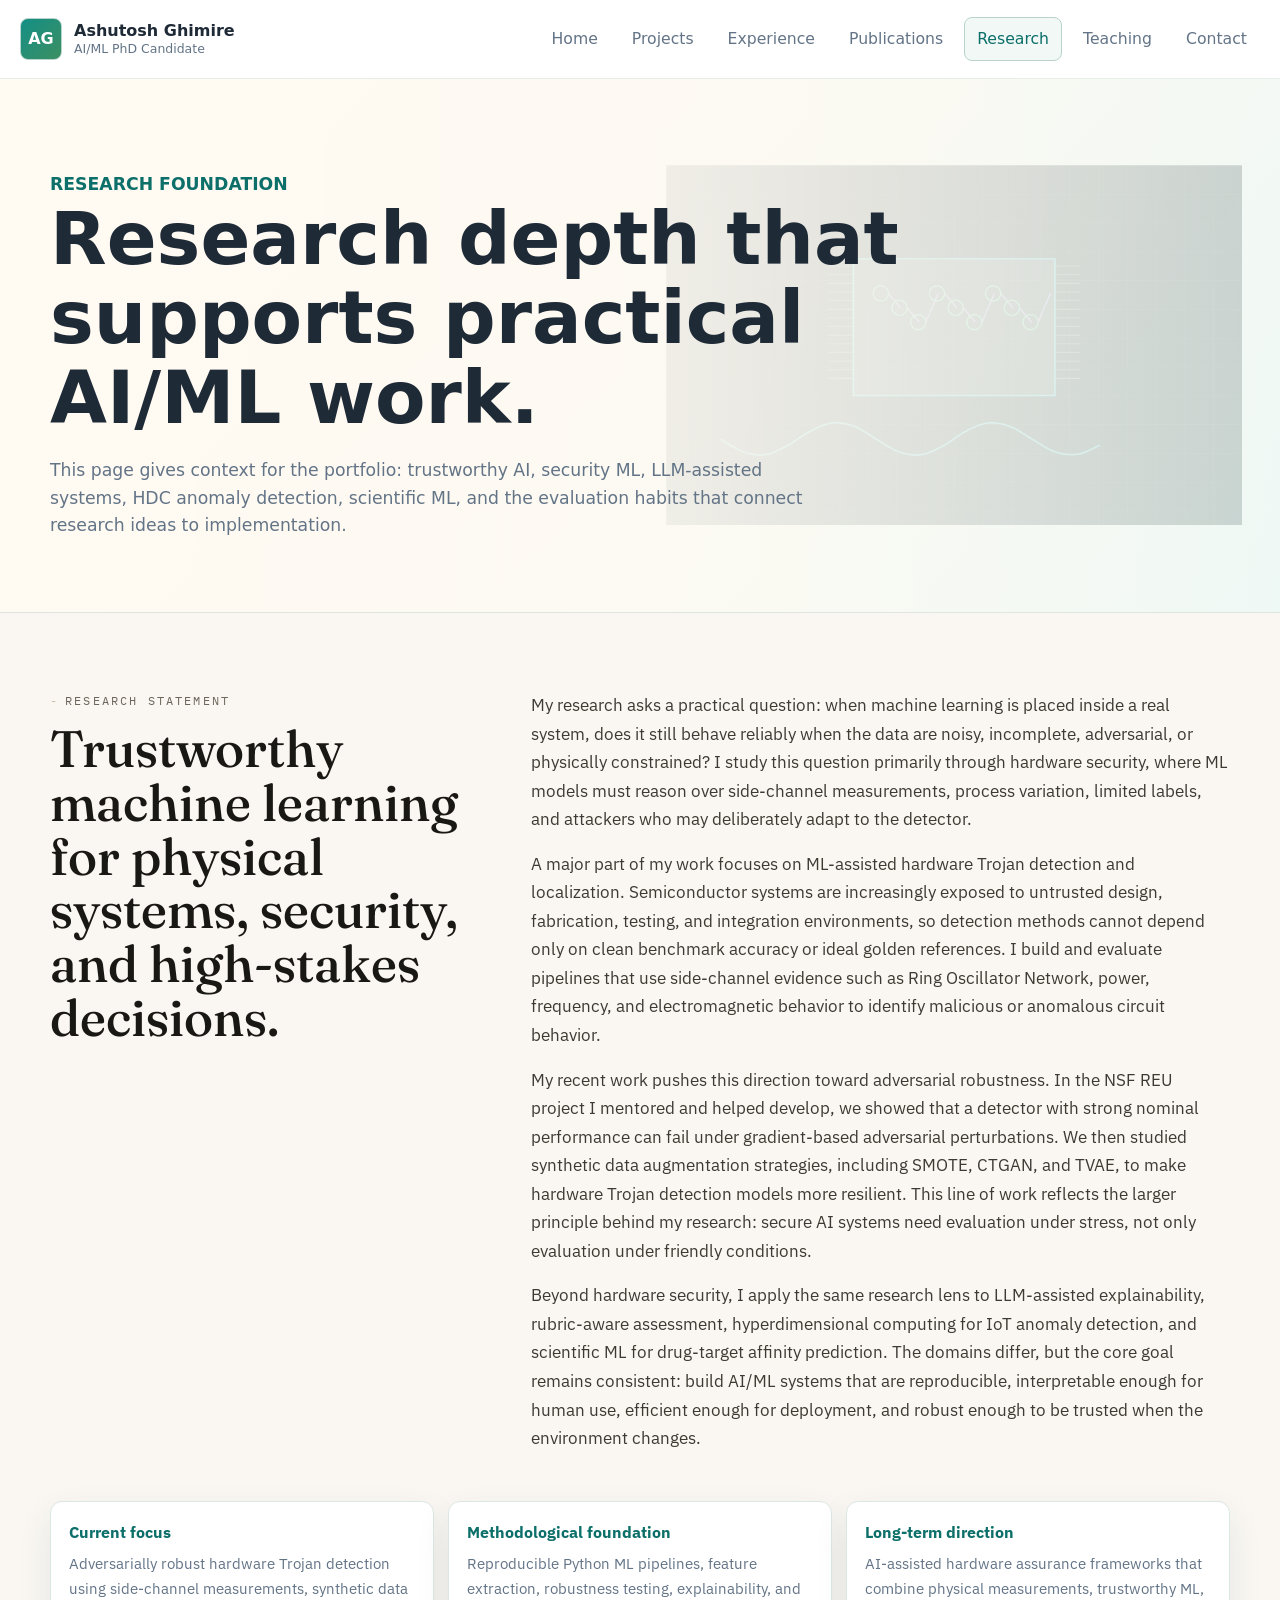
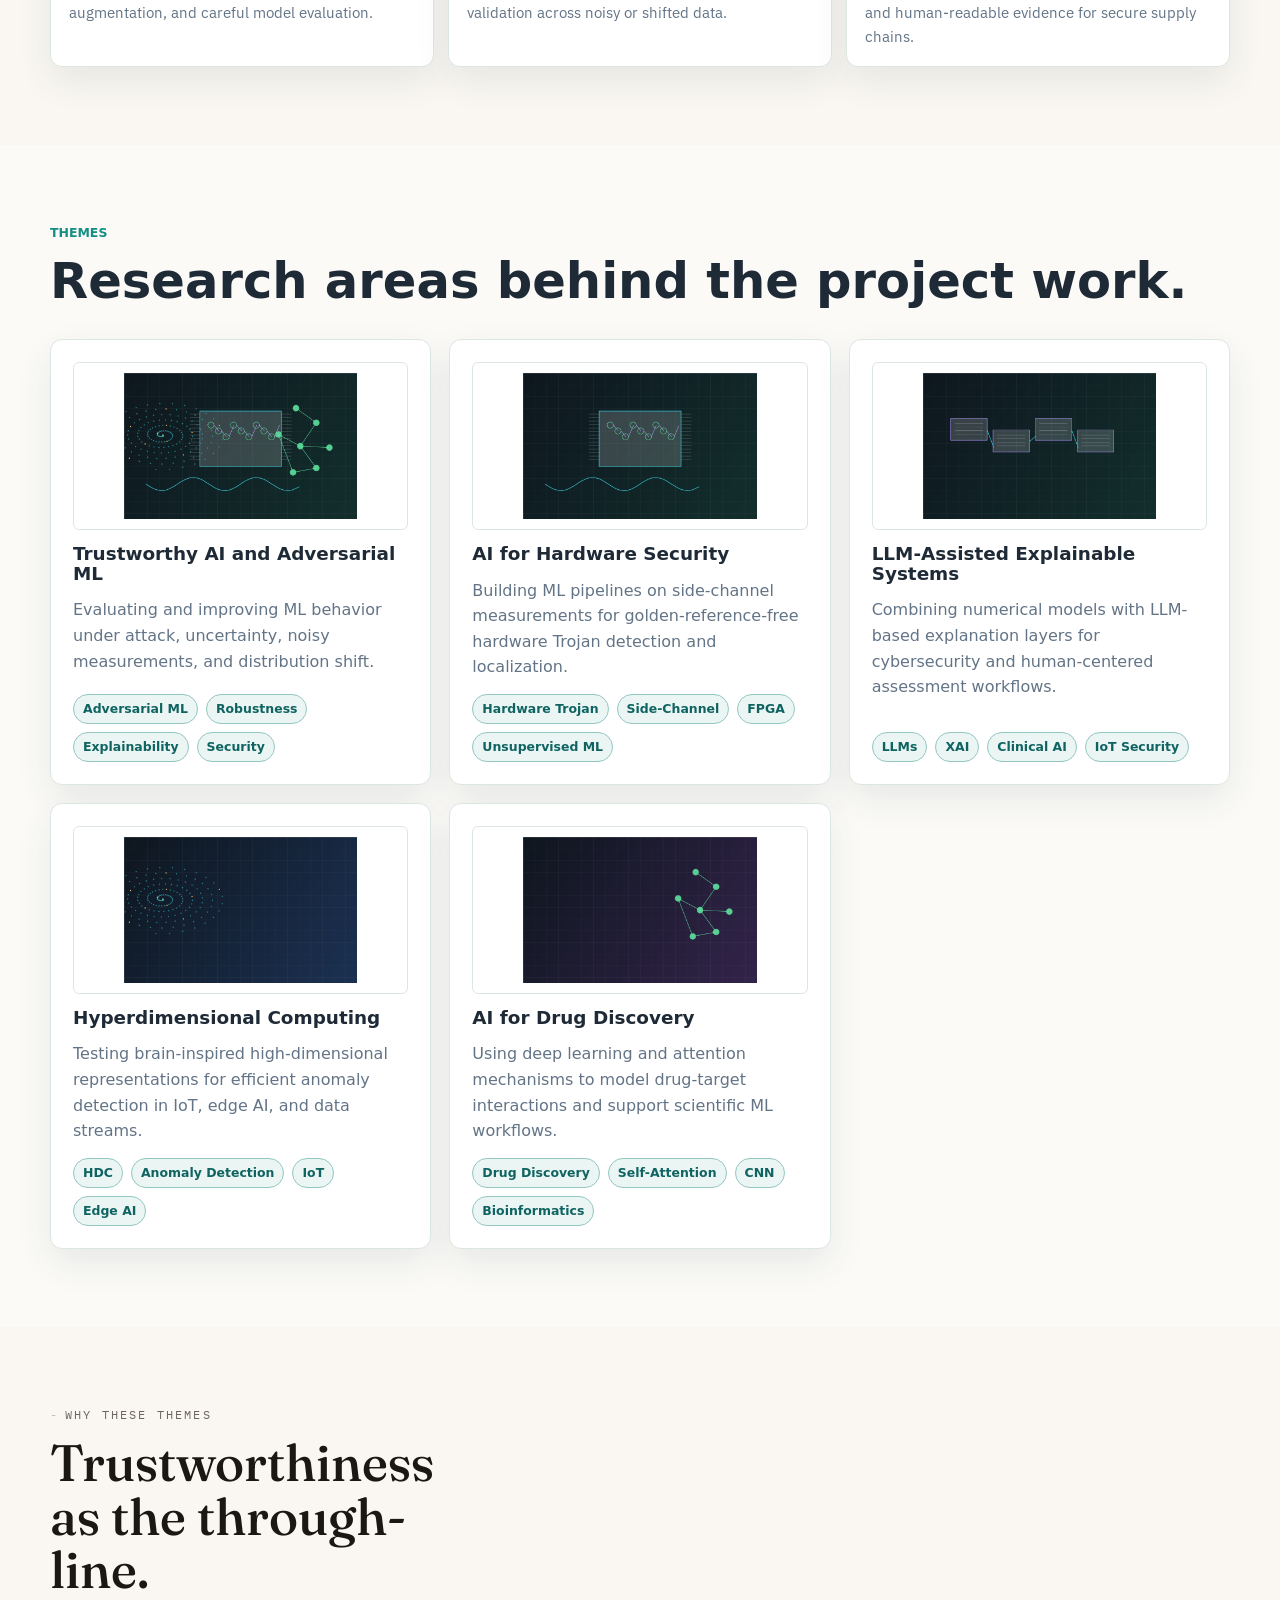
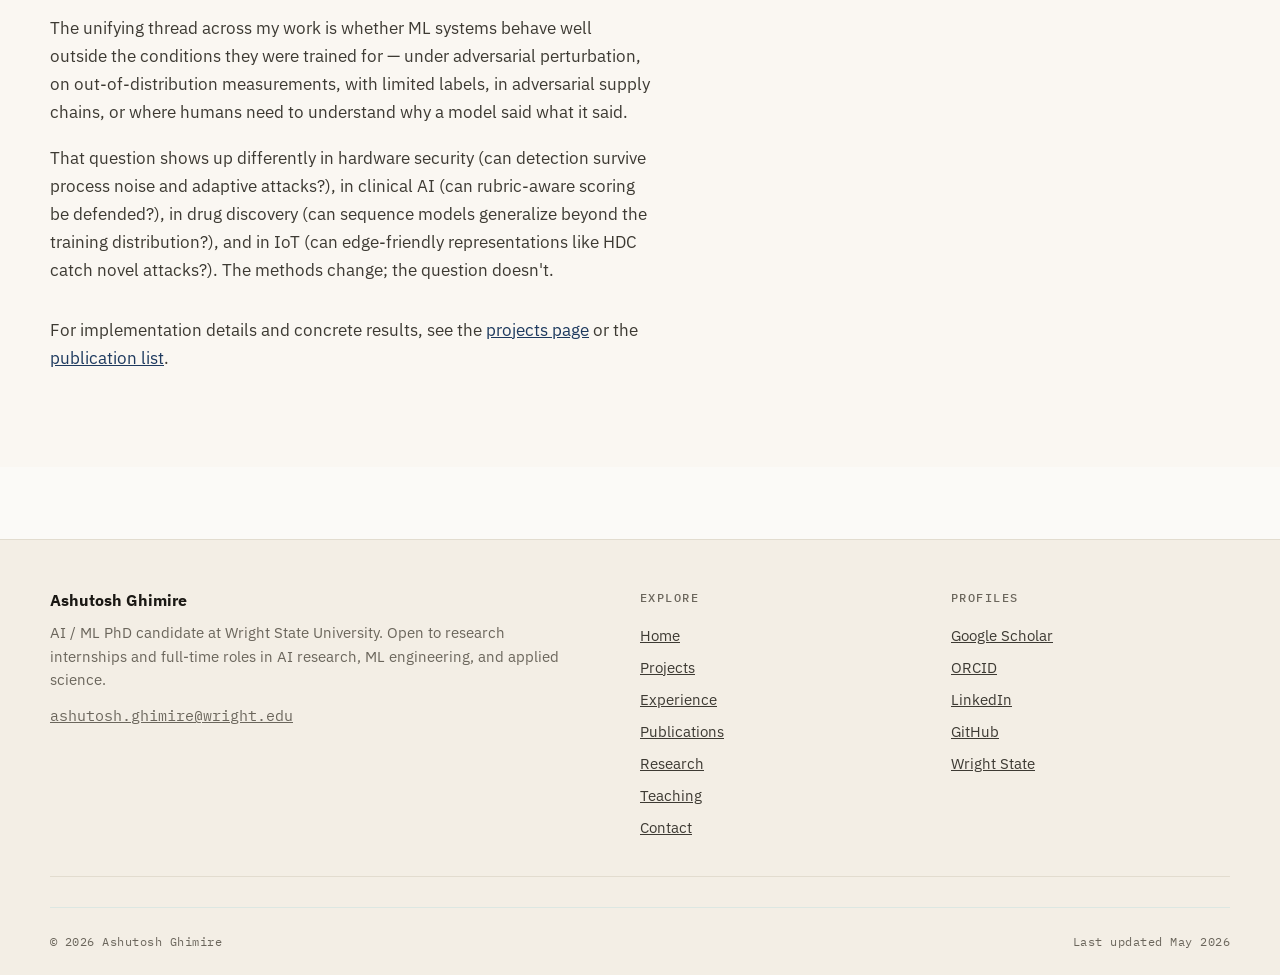
<file: research.html>
<!doctype html>
<html lang="en">
  <head>
    <meta charset="utf-8">
    <meta name="viewport" content="width=device-width, initial-scale=1">
    <title>Research | Ashutosh Ghimire</title>
    <meta name="description" content="Research statement and research foundation for Ashutosh Ghimire: trustworthy AI, hardware security, adversarial machine learning, side-channel analysis, LLM-assisted systems, HDC, anomaly detection, and scientific ML.">
    <meta name="author" content="Ashutosh Ghimire">
    <meta name="keywords" content="Ashutosh Ghimire, AI ML PhD, machine learning engineer, applied scientist intern, trustworthy AI, hardware security, adversarial machine learning, LLM systems, Python, PyTorch, Wright State University">
    <meta property="og:title" content="Research | Ashutosh Ghimire">
    <meta property="og:description" content="Research statement and research foundation for Ashutosh Ghimire: trustworthy AI, hardware security, adversarial machine learning, side-channel analysis, LLM-assisted systems, HDC, anomaly detection, and scientific ML.">
    <meta property="og:type" content="website">
    <meta property="og:image" content="assets/images/hardware-security.png">
    <meta name="twitter:card" content="summary_large_image">
    <meta name="twitter:title" content="Research | Ashutosh Ghimire">
    <meta name="twitter:description" content="Research statement and research foundation for Ashutosh Ghimire: trustworthy AI, hardware security, adversarial machine learning, side-channel analysis, LLM-assisted systems, HDC, anomaly detection, and scientific ML.">
    <link rel="icon" href="assets/images/favicon.svg" type="image/svg+xml">
    <link rel="stylesheet" href="assets/css/styles.css?v=8">
    <script defer src="assets/js/app.js?v=8"></script>
  </head>
  <body data-page="research">
    <a class="skip-link" href="#main">Skip to content</a>
    <header class="site-header" data-header>
      <nav class="nav-shell" aria-label="Main navigation">
        <a class="brand" href="index.html" aria-label="Ashutosh Ghimire home">
          <span class="brand-mark">AG</span>
          <span>
            <strong>Ashutosh Ghimire</strong>
            <small>AI/ML PhD Candidate</small>
          </span>
        </a>
        <button class="nav-toggle" type="button" data-nav-toggle aria-expanded="false" aria-controls="site-menu">Menu</button>
        <div class="nav-menu" id="site-menu" data-nav-menu>
          <a href="index.html">Home</a>
          <a href="projects.html">Projects</a>
          <a href="experience.html">Experience</a>
          <a href="publications.html">Publications</a>
          <a href="research.html" class="is-active" aria-current="page">Research</a>
          <a href="teaching.html">Teaching</a>
          <a href="contact.html">Contact</a>
        </div>
      </nav>
    </header>

    <main id="main">
      <section class="page-hero research-hero">
        <div class="container page-hero-content">
          <p class="eyebrow">Research Foundation</p>
          <h1>Research depth that supports practical AI/ML work.</h1>
          <p>This page gives context for the portfolio: trustworthy AI, security ML, LLM-assisted systems, HDC anomaly detection, scientific ML, and the evaluation habits that connect research ideas to implementation.</p>
        </div>
      </section>

      <section class="section claude-about-section research-statement-section">
        <div class="container">
          <div class="research-statement-grid">
            <div>
              <span class="eyebrow">Research Statement</span>
              <h2>Trustworthy machine learning for physical systems, security, and high-stakes decisions.</h2>
            </div>
            <div class="research-statement-copy">
              <p>My research asks a practical question: when machine learning is placed inside a real system, does it still behave reliably when the data are noisy, incomplete, adversarial, or physically constrained? I study this question primarily through hardware security, where ML models must reason over side-channel measurements, process variation, limited labels, and attackers who may deliberately adapt to the detector.</p>
              <p>A major part of my work focuses on ML-assisted hardware Trojan detection and localization. Semiconductor systems are increasingly exposed to untrusted design, fabrication, testing, and integration environments, so detection methods cannot depend only on clean benchmark accuracy or ideal golden references. I build and evaluate pipelines that use side-channel evidence such as Ring Oscillator Network, power, frequency, and electromagnetic behavior to identify malicious or anomalous circuit behavior.</p>
              <p>My recent work pushes this direction toward adversarial robustness. In the NSF REU project I mentored and helped develop, we showed that a detector with strong nominal performance can fail under gradient-based adversarial perturbations. We then studied synthetic data augmentation strategies, including SMOTE, CTGAN, and TVAE, to make hardware Trojan detection models more resilient. This line of work reflects the larger principle behind my research: secure AI systems need evaluation under stress, not only evaluation under friendly conditions.</p>
              <p>Beyond hardware security, I apply the same research lens to LLM-assisted explainability, rubric-aware assessment, hyperdimensional computing for IoT anomaly detection, and scientific ML for drug-target affinity prediction. The domains differ, but the core goal remains consistent: build AI/ML systems that are reproducible, interpretable enough for human use, efficient enough for deployment, and robust enough to be trusted when the environment changes.</p>
            </div>
          </div>

          <div class="research-direction-grid">
            <article class="domain-card">
              <strong>Current focus</strong>
              <span>Adversarially robust hardware Trojan detection using side-channel measurements, synthetic data augmentation, and careful model evaluation.</span>
            </article>
            <article class="domain-card">
              <strong>Methodological foundation</strong>
              <span>Reproducible Python ML pipelines, feature extraction, robustness testing, explainability, and validation across noisy or shifted data.</span>
            </article>
            <article class="domain-card">
              <strong>Long-term direction</strong>
              <span>AI-assisted hardware assurance frameworks that combine physical measurements, trustworthy ML, and human-readable evidence for secure supply chains.</span>
            </article>
          </div>
        </div>
      </section>

      <section class="section">
        <div class="container">
          <div class="section-heading">
            <div>
              <p class="eyebrow">Themes</p>
              <h2>Research areas behind the project work.</h2>
            </div>
          </div>
          <div class="theme-grid">
            <article class="theme-card">
              <img src="assets/images/hero-research.png" alt="Trustworthy AI and Adversarial ML visual">
              <h3>Trustworthy AI and Adversarial ML</h3>
              <p>Evaluating and improving ML behavior under attack, uncertainty, noisy measurements, and distribution shift.</p>
              <div class="tag-row"><span class="tag">Adversarial ML</span><span class="tag">Robustness</span><span class="tag">Explainability</span><span class="tag">Security</span></div>
            </article>
            <article class="theme-card">
              <img src="assets/images/hardware-security.png" alt="AI for Hardware Security visual">
              <h3>AI for Hardware Security</h3>
              <p>Building ML pipelines on side-channel measurements for golden-reference-free hardware Trojan detection and localization.</p>
              <div class="tag-row"><span class="tag">Hardware Trojan</span><span class="tag">Side-Channel</span><span class="tag">FPGA</span><span class="tag">Unsupervised ML</span></div>
            </article>
            <article class="theme-card">
              <img src="assets/images/llm-iot.png" alt="LLM-Assisted Explainable Systems visual">
              <h3>LLM-Assisted Explainable Systems</h3>
              <p>Combining numerical models with LLM-based explanation layers for cybersecurity and human-centered assessment workflows.</p>
              <div class="tag-row"><span class="tag">LLMs</span><span class="tag">XAI</span><span class="tag">Clinical AI</span><span class="tag">IoT Security</span></div>
            </article>
            <article class="theme-card">
              <img src="assets/images/hdc-anomaly.png" alt="Hyperdimensional Computing visual">
              <h3>Hyperdimensional Computing</h3>
              <p>Testing brain-inspired high-dimensional representations for efficient anomaly detection in IoT, edge AI, and data streams.</p>
              <div class="tag-row"><span class="tag">HDC</span><span class="tag">Anomaly Detection</span><span class="tag">IoT</span><span class="tag">Edge AI</span></div>
            </article>
            <article class="theme-card">
              <img src="assets/images/drug-discovery.png" alt="AI for Drug Discovery visual">
              <h3>AI for Drug Discovery</h3>
              <p>Using deep learning and attention mechanisms to model drug-target interactions and support scientific ML workflows.</p>
              <div class="tag-row"><span class="tag">Drug Discovery</span><span class="tag">Self-Attention</span><span class="tag">CNN</span><span class="tag">Bioinformatics</span></div>
            </article>
          </div>
        </div>
      </section>

      <section class="section claude-trust-section">
        <div class="container">
          <div class="trust-copy">
            <span class="eyebrow">Why these themes</span>
            <h2>Trustworthiness as the through-line.</h2>
            <p>The unifying thread across my work is whether ML systems behave well outside the conditions they were trained for &mdash; under adversarial perturbation, on out-of-distribution measurements, with limited labels, in adversarial supply chains, or where humans need to understand why a model said what it said.</p>
            <p>That question shows up differently in hardware security (can detection survive process noise and adaptive attacks?), in clinical AI (can rubric-aware scoring be defended?), in drug discovery (can sequence models generalize beyond the training distribution?), and in IoT (can edge-friendly representations like HDC catch novel attacks?). The methods change; the question doesn't.</p>
            <p style="margin-top:2rem;">For implementation details and concrete results, see the <a href="projects.html">projects page</a> or the <a href="publications.html">publication list</a>.</p>
          </div>
        </div>
      </section>
    </main>

    <footer class="site-footer">
      <div class="container">
        <div class="footer-grid">
          <div>
            <strong>Ashutosh Ghimire</strong>
            <p>AI / ML PhD candidate at Wright State University. Open to research internships and full-time roles in AI research, ML engineering, and applied science.</p>
            <p class="footer-email"><a href="mailto:ashutosh.ghimire@wright.edu">ashutosh.ghimire@wright.edu</a></p>
          </div>
          <div>
            <h4>Explore</h4>
            <ul><li><a href="index.html">Home</a></li><li><a href="projects.html">Projects</a></li><li><a href="experience.html">Experience</a></li><li><a href="publications.html">Publications</a></li><li><a href="research.html">Research</a></li><li><a href="teaching.html">Teaching</a></li><li><a href="contact.html">Contact</a></li></ul>
          </div>
          <div>
            <h4>Profiles</h4>
            <ul><li><a href="https://scholar.google.com/citations?user=mhTDRysAAAAJ&amp;hl=en" target="_blank" rel="noreferrer">Google Scholar</a></li><li><a href="https://orcid.org/0000-0001-6210-1219" target="_blank" rel="noreferrer">ORCID</a></li><li><a href="https://www.linkedin.com/in/ashutoshghimire" target="_blank" rel="noreferrer">LinkedIn</a></li><li><a href="https://github.com/aashutoshghimire" target="_blank" rel="noreferrer">GitHub</a></li><li><a href="https://people.wright.edu/ashutosh.ghimire" target="_blank" rel="noreferrer">Wright State</a></li></ul>
          </div>
        </div>
        <div class="footer-bottom">
          <span>&copy; <span data-year></span> Ashutosh Ghimire</span>
          <span>Last updated May 2026</span>
        </div>
      </div>
    </footer>
  </body>
</html>
</file>
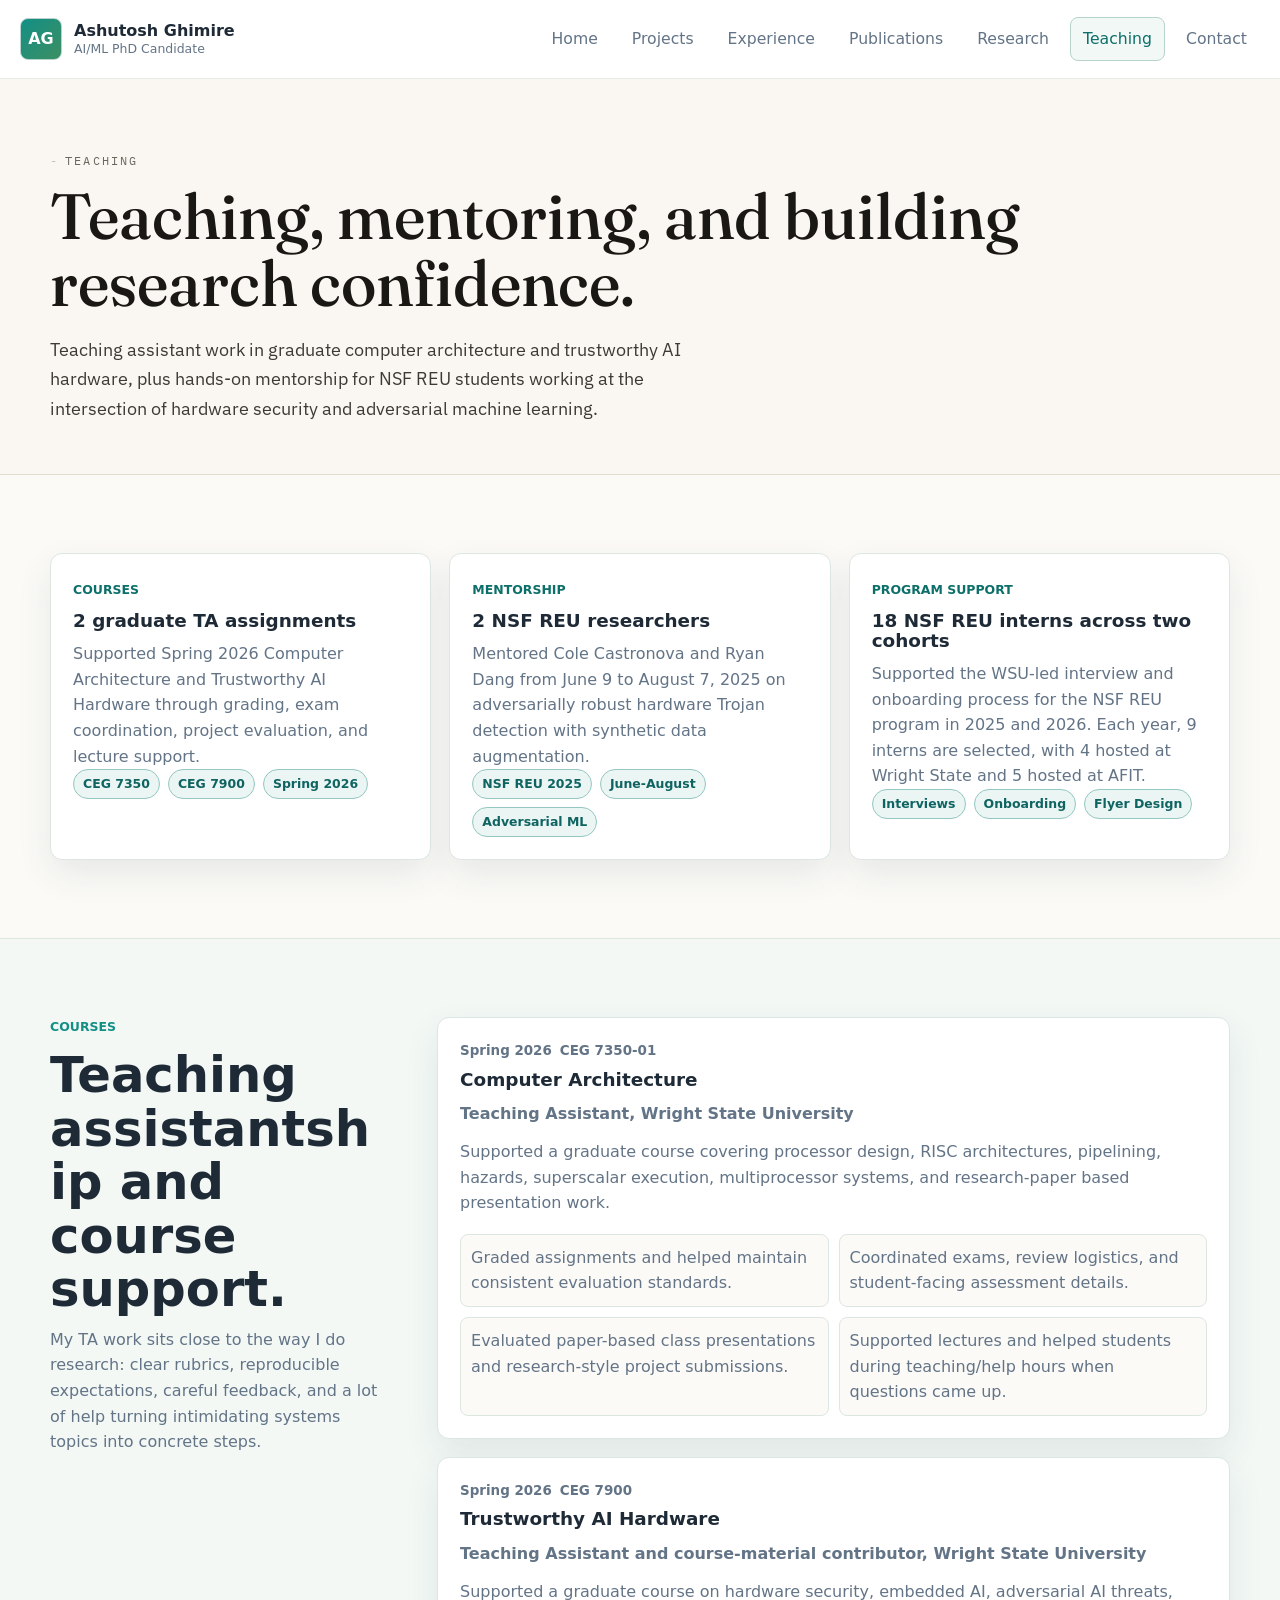
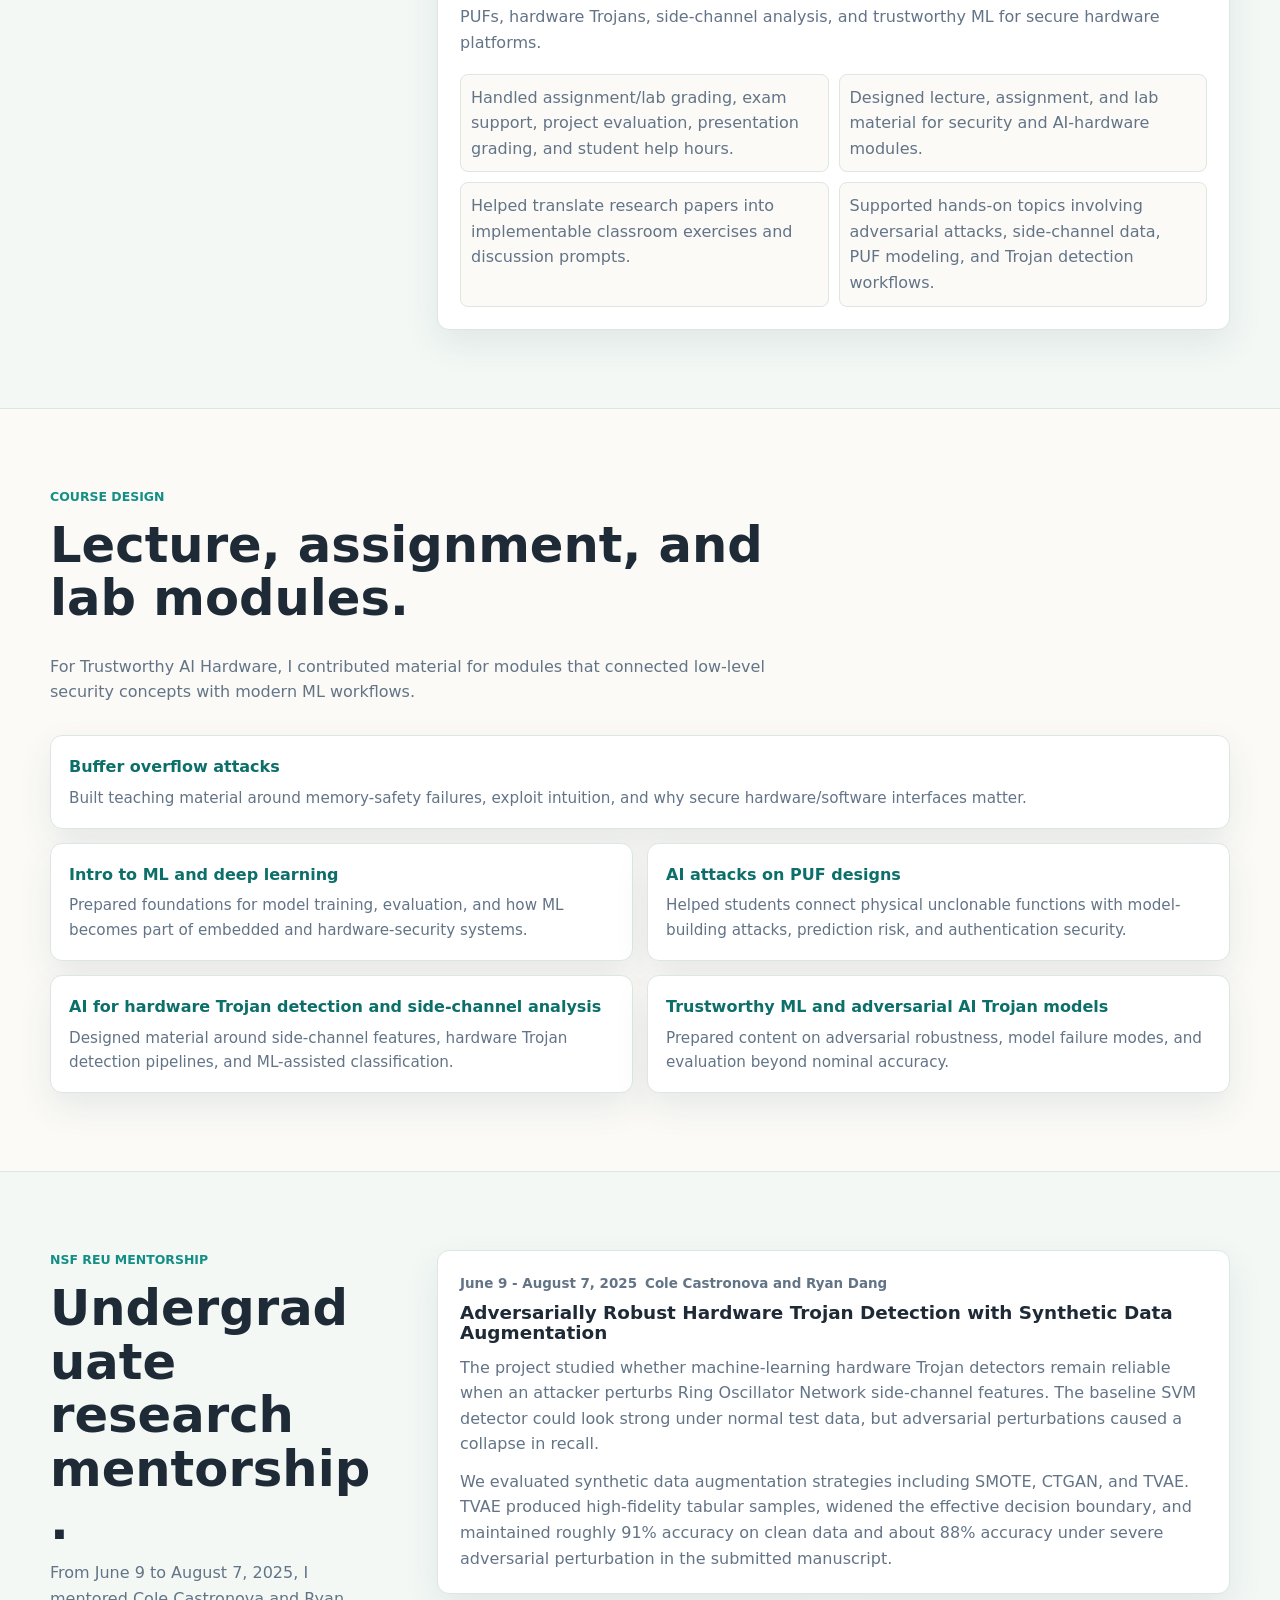
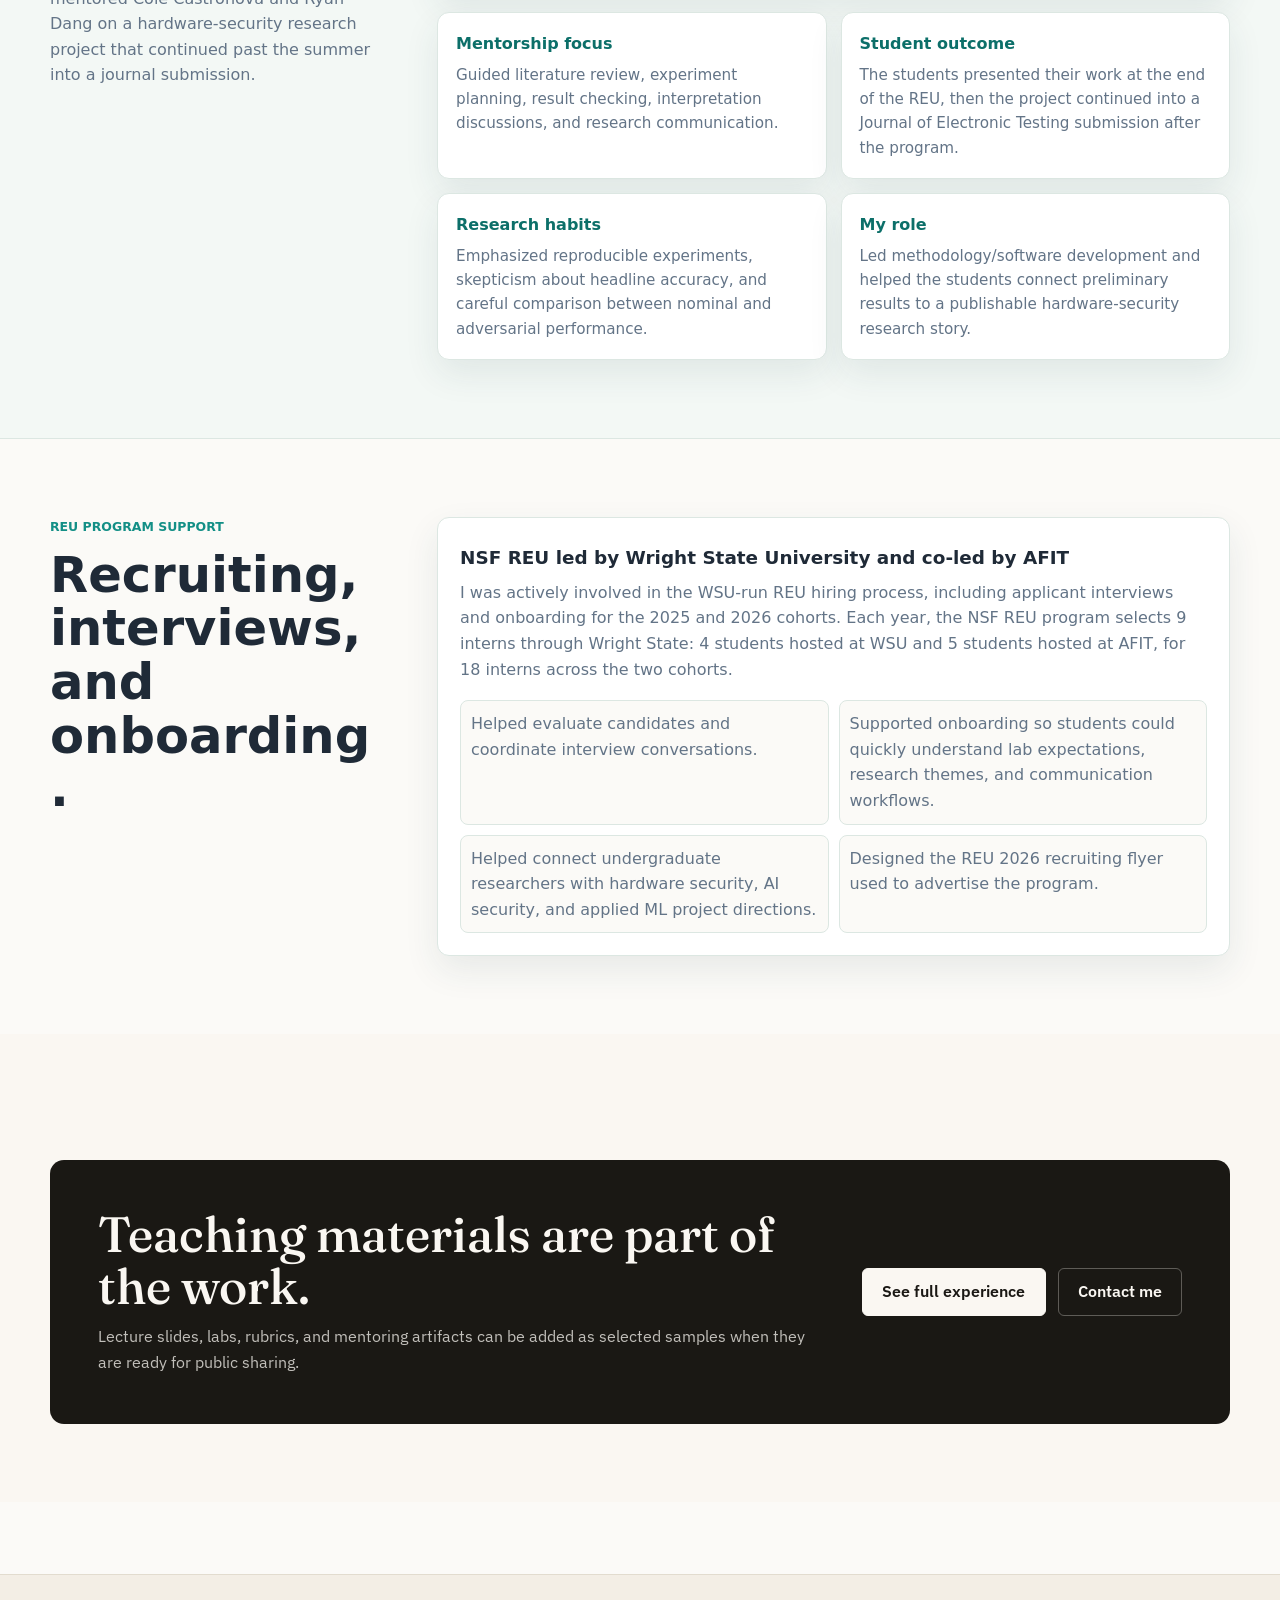
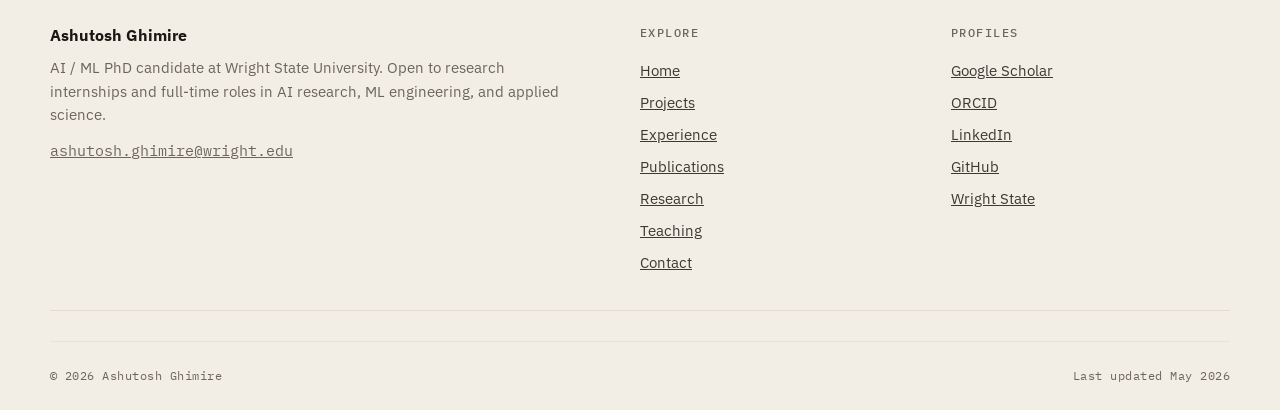
<file: teaching.html>
<!doctype html>
<html lang="en">
  <head>
    <meta charset="utf-8">
    <meta name="viewport" content="width=device-width, initial-scale=1">
    <title>Teaching | Ashutosh Ghimire</title>
    <meta name="description" content="Teaching assistantship, undergraduate research mentorship, NSF REU program support, and course material development by Ashutosh Ghimire.">
    <meta name="author" content="Ashutosh Ghimire">
    <meta name="keywords" content="Ashutosh Ghimire teaching, teaching assistant, NSF REU mentor, computer architecture, trustworthy AI hardware, hardware Trojan detection, adversarial machine learning, Wright State University">
    <meta property="og:title" content="Teaching | Ashutosh Ghimire">
    <meta property="og:description" content="Teaching assistantship, undergraduate research mentorship, NSF REU program support, and course material development by Ashutosh Ghimire.">
    <meta property="og:type" content="website">
    <meta property="og:image" content="assets/images/thesis-localization.png">
    <meta name="twitter:card" content="summary_large_image">
    <meta name="twitter:title" content="Teaching | Ashutosh Ghimire">
    <meta name="twitter:description" content="Teaching assistantship, undergraduate research mentorship, NSF REU program support, and course material development by Ashutosh Ghimire.">
    <link rel="icon" href="assets/images/favicon.svg" type="image/svg+xml">
    <link rel="stylesheet" href="assets/css/styles.css?v=7">
    <script defer src="assets/js/app.js?v=7"></script>
  </head>
  <body data-page="teaching">
    <a class="skip-link" href="#main">Skip to content</a>
    <header class="site-header" data-header>
      <nav class="nav-shell" aria-label="Main navigation">
        <a class="brand" href="index.html" aria-label="Ashutosh Ghimire home">
          <span class="brand-mark">AG</span>
          <span>
            <strong>Ashutosh Ghimire</strong>
            <small>AI/ML PhD Candidate</small>
          </span>
        </a>
        <button class="nav-toggle" type="button" data-nav-toggle aria-expanded="false" aria-controls="site-menu">Menu</button>
        <div class="nav-menu" id="site-menu" data-nav-menu>
          <a href="index.html">Home</a>
          <a href="projects.html">Projects</a>
          <a href="experience.html">Experience</a>
          <a href="publications.html">Publications</a>
          <a href="research.html">Research</a>
          <a href="teaching.html" class="is-active" aria-current="page">Teaching</a>
          <a href="contact.html">Contact</a>
        </div>
      </nav>
    </header>

    <main id="main">
      <section class="page-head">
        <div class="container">
          <span class="eyebrow">Teaching</span>
          <h1>Teaching, mentoring, and building research confidence.</h1>
          <p class="lead">Teaching assistant work in graduate computer architecture and trustworthy AI hardware, plus hands-on mentorship for NSF REU students working at the intersection of hardware security and adversarial machine learning.</p>
        </div>
      </section>

      <section class="section">
        <div class="container">
          <div class="experience-highlight-grid">
            <article class="experience-highlight-card">
              <span>Courses</span>
              <h3>2 graduate TA assignments</h3>
              <p>Supported Spring 2026 Computer Architecture and Trustworthy AI Hardware through grading, exam coordination, project evaluation, and lecture support.</p>
              <div class="tag-row"><span class="tag">CEG 7350</span><span class="tag">CEG 7900</span><span class="tag">Spring 2026</span></div>
            </article>
            <article class="experience-highlight-card">
              <span>Mentorship</span>
              <h3>2 NSF REU researchers</h3>
              <p>Mentored Cole Castronova and Ryan Dang from June 9 to August 7, 2025 on adversarially robust hardware Trojan detection with synthetic data augmentation.</p>
              <div class="tag-row"><span class="tag">NSF REU 2025</span><span class="tag">June-August</span><span class="tag">Adversarial ML</span></div>
            </article>
            <article class="experience-highlight-card">
              <span>Program Support</span>
              <h3>18 NSF REU interns across two cohorts</h3>
              <p>Supported the WSU-led interview and onboarding process for the NSF REU program in 2025 and 2026. Each year, 9 interns are selected, with 4 hosted at Wright State and 5 hosted at AFIT.</p>
              <div class="tag-row"><span class="tag">Interviews</span><span class="tag">Onboarding</span><span class="tag">Flyer Design</span></div>
            </article>
          </div>
        </div>
      </section>

      <section class="section section-muted">
        <div class="container two-column">
          <div>
            <p class="eyebrow">Courses</p>
            <h2>Teaching assistantship and course support.</h2>
            <p class="section-note">My TA work sits close to the way I do research: clear rubrics, reproducible expectations, careful feedback, and a lot of help turning intimidating systems topics into concrete steps.</p>
          </div>
          <div class="teaching-card-stack">
            <article class="teaching-card">
              <div class="timeline-meta">
                <span>Spring 2026</span>
                <span>CEG 7350-01</span>
              </div>
              <h3>Computer Architecture</h3>
              <p><strong>Teaching Assistant, Wright State University</strong></p>
              <p>Supported a graduate course covering processor design, RISC architectures, pipelining, hazards, superscalar execution, multiprocessor systems, and research-paper based presentation work.</p>
              <ul class="teaching-list">
                <li>Graded assignments and helped maintain consistent evaluation standards.</li>
                <li>Coordinated exams, review logistics, and student-facing assessment details.</li>
                <li>Evaluated paper-based class presentations and research-style project submissions.</li>
                <li>Supported lectures and helped students during teaching/help hours when questions came up.</li>
              </ul>
            </article>

            <article class="teaching-card">
              <div class="timeline-meta">
                <span>Spring 2026</span>
                <span>CEG 7900</span>
              </div>
              <h3>Trustworthy AI Hardware</h3>
              <p><strong>Teaching Assistant and course-material contributor, Wright State University</strong></p>
              <p>Supported a graduate course on hardware security, embedded AI, adversarial AI threats, PUFs, hardware Trojans, side-channel analysis, and trustworthy ML for secure hardware platforms.</p>
              <ul class="teaching-list">
                <li>Handled assignment/lab grading, exam support, project evaluation, presentation grading, and student help hours.</li>
                <li>Designed lecture, assignment, and lab material for security and AI-hardware modules.</li>
                <li>Helped translate research papers into implementable classroom exercises and discussion prompts.</li>
                <li>Supported hands-on topics involving adversarial attacks, side-channel data, PUF modeling, and Trojan detection workflows.</li>
              </ul>
            </article>
          </div>
        </div>
      </section>

      <section class="section">
        <div class="container">
          <div class="section-heading section-heading-stack">
            <div>
              <p class="eyebrow">Course Design</p>
              <h2>Lecture, assignment, and lab modules.</h2>
            </div>
            <p class="section-note">For Trustworthy AI Hardware, I contributed material for modules that connected low-level security concepts with modern ML workflows.</p>
          </div>
          <div class="teaching-module-grid">
            <article class="domain-card">
              <strong>Buffer overflow attacks</strong>
              <span>Built teaching material around memory-safety failures, exploit intuition, and why secure hardware/software interfaces matter.</span>
            </article>
            <article class="domain-card">
              <strong>Intro to ML and deep learning</strong>
              <span>Prepared foundations for model training, evaluation, and how ML becomes part of embedded and hardware-security systems.</span>
            </article>
            <article class="domain-card">
              <strong>AI attacks on PUF designs</strong>
              <span>Helped students connect physical unclonable functions with model-building attacks, prediction risk, and authentication security.</span>
            </article>
            <article class="domain-card">
              <strong>AI for hardware Trojan detection and side-channel analysis</strong>
              <span>Designed material around side-channel features, hardware Trojan detection pipelines, and ML-assisted classification.</span>
            </article>
            <article class="domain-card">
              <strong>Trustworthy ML and adversarial AI Trojan models</strong>
              <span>Prepared content on adversarial robustness, model failure modes, and evaluation beyond nominal accuracy.</span>
            </article>
          </div>
        </div>
      </section>

      <section class="section section-muted">
        <div class="container two-column">
          <div>
            <p class="eyebrow">NSF REU Mentorship</p>
            <h2>Undergraduate research mentorship.</h2>
            <p class="section-note">From June 9 to August 7, 2025, I mentored Cole Castronova and Ryan Dang on a hardware-security research project that continued past the summer into a journal submission.</p>
          </div>
          <div class="teaching-card-stack">
            <article class="teaching-card">
              <div class="timeline-meta">
                <span>June 9 - August 7, 2025</span>
                <span>Cole Castronova and Ryan Dang</span>
              </div>
              <h3>Adversarially Robust Hardware Trojan Detection with Synthetic Data Augmentation</h3>
              <p>The project studied whether machine-learning hardware Trojan detectors remain reliable when an attacker perturbs Ring Oscillator Network side-channel features. The baseline SVM detector could look strong under normal test data, but adversarial perturbations caused a collapse in recall.</p>
              <p>We evaluated synthetic data augmentation strategies including SMOTE, CTGAN, and TVAE. TVAE produced high-fidelity tabular samples, widened the effective decision boundary, and maintained roughly 91% accuracy on clean data and about 88% accuracy under severe adversarial perturbation in the submitted manuscript.</p>
            </article>

            <div class="teaching-detail-grid">
              <article class="domain-card">
                <strong>Mentorship focus</strong>
                <span>Guided literature review, experiment planning, result checking, interpretation discussions, and research communication.</span>
              </article>
              <article class="domain-card">
                <strong>Student outcome</strong>
                <span>The students presented their work at the end of the REU, then the project continued into a Journal of Electronic Testing submission after the program.</span>
              </article>
              <article class="domain-card">
                <strong>Research habits</strong>
                <span>Emphasized reproducible experiments, skepticism about headline accuracy, and careful comparison between nominal and adversarial performance.</span>
              </article>
              <article class="domain-card">
                <strong>My role</strong>
                <span>Led methodology/software development and helped the students connect preliminary results to a publishable hardware-security research story.</span>
              </article>
            </div>
          </div>
        </div>
      </section>

      <section class="section">
        <div class="container two-column">
          <div>
            <p class="eyebrow">REU Program Support</p>
            <h2>Recruiting, interviews, and onboarding.</h2>
          </div>
          <div class="teaching-card-stack">
            <article class="teaching-card">
              <h3>NSF REU led by Wright State University and co-led by AFIT</h3>
              <p>I was actively involved in the WSU-run REU hiring process, including applicant interviews and onboarding for the 2025 and 2026 cohorts. Each year, the NSF REU program selects 9 interns through Wright State: 4 students hosted at WSU and 5 students hosted at AFIT, for 18 interns across the two cohorts.</p>
              <ul class="teaching-list">
                <li>Helped evaluate candidates and coordinate interview conversations.</li>
                <li>Supported onboarding so students could quickly understand lab expectations, research themes, and communication workflows.</li>
                <li>Helped connect undergraduate researchers with hardware security, AI security, and applied ML project directions.</li>
                <li>Designed the REU 2026 recruiting flyer used to advertise the program.</li>
              </ul>
            </article>
          </div>
        </div>
      </section>

      <section class="section claude-about-section">
        <div class="container">
          <div class="cta-banner">
            <div>
              <h2>Teaching materials are part of the work.</h2>
              <p>Lecture slides, labs, rubrics, and mentoring artifacts can be added as selected samples when they are ready for public sharing.</p>
            </div>
            <div class="btn-row">
              <a class="btn btn-primary" href="experience.html">See full experience</a>
              <a class="btn btn-ghost" href="contact.html">Contact me</a>
            </div>
          </div>
        </div>
      </section>
    </main>

    <footer class="site-footer">
      <div class="container">
        <div class="footer-grid">
          <div>
            <strong>Ashutosh Ghimire</strong>
            <p>AI / ML PhD candidate at Wright State University. Open to research internships and full-time roles in AI research, ML engineering, and applied science.</p>
            <p class="footer-email"><a href="mailto:ashutosh.ghimire@wright.edu">ashutosh.ghimire@wright.edu</a></p>
          </div>
          <div>
            <h4>Explore</h4>
            <ul><li><a href="index.html">Home</a></li><li><a href="projects.html">Projects</a></li><li><a href="experience.html">Experience</a></li><li><a href="publications.html">Publications</a></li><li><a href="research.html">Research</a></li><li><a href="teaching.html">Teaching</a></li><li><a href="contact.html">Contact</a></li></ul>
          </div>
          <div>
            <h4>Profiles</h4>
            <ul><li><a href="https://scholar.google.com/citations?user=mhTDRysAAAAJ&amp;hl=en" target="_blank" rel="noreferrer">Google Scholar</a></li><li><a href="https://orcid.org/0000-0001-6210-1219" target="_blank" rel="noreferrer">ORCID</a></li><li><a href="https://www.linkedin.com/in/ashutoshghimire" target="_blank" rel="noreferrer">LinkedIn</a></li><li><a href="https://github.com/aashutoshghimire" target="_blank" rel="noreferrer">GitHub</a></li><li><a href="https://people.wright.edu/ashutosh.ghimire" target="_blank" rel="noreferrer">Wright State</a></li></ul>
          </div>
        </div>
        <div class="footer-bottom">
          <span>&copy; <span data-year></span> Ashutosh Ghimire</span>
          <span>Last updated May 2026</span>
        </div>
      </div>
    </footer>
  </body>
</html>
</file>
<file: assets/css/styles.css>
@import url("https://fonts.googleapis.com/css2?family=Fraunces:opsz,wght@9..144,400;9..144,500;9..144,600&family=IBM+Plex+Sans:wght@400;500;600&family=IBM+Plex+Mono:wght@400;500&display=swap");

:root {
  color-scheme: light;
  --bg: #f8fafc;
  --surface: #ffffff;
  --surface-2: #eef6f5;
  --text: #18202c;
  --muted: #5e6b7c;
  --line: #d9e2ea;
  --line-strong: #b9c8d4;
  --accent: #087f8c;
  --accent-2: #7b5cc9;
  --accent-3: #1f9d63;
  --accent-dark: #075d67;
  --shadow: 0 18px 50px rgba(20, 35, 55, 0.12);
  --radius: 8px;
  --container: 1180px;
}

:root[data-theme="dark"] {
  color-scheme: dark;
  --bg: #101318;
  --surface: #171d24;
  --surface-2: #172321;
  --text: #eef4f6;
  --muted: #a7b3bf;
  --line: #2a3542;
  --line-strong: #3a4b5e;
  --accent: #38c7d7;
  --accent-2: #b39aff;
  --accent-3: #5de09d;
  --accent-dark: #98ecf4;
  --shadow: 0 20px 60px rgba(0, 0, 0, 0.35);
}

* {
  box-sizing: border-box;
}

html {
  scroll-behavior: smooth;
}

body {
  margin: 0;
  min-width: 320px;
  font-family: Inter, ui-sans-serif, system-ui, -apple-system, BlinkMacSystemFont, "Segoe UI", Arial, sans-serif;
  background: var(--bg);
  color: var(--text);
  line-height: 1.6;
}

body.menu-open {
  overflow: hidden;
}

img {
  max-width: 100%;
  display: block;
}

[hidden] {
  display: none !important;
}

a {
  color: inherit;
}

button,
input,
select,
textarea {
  font: inherit;
}

.container {
  width: min(100% - 36px, var(--container));
  margin-inline: auto;
}

.skip-link {
  position: fixed;
  left: 16px;
  top: 16px;
  z-index: 1000;
  padding: 10px 14px;
  background: var(--surface);
  color: var(--text);
  border: 1px solid var(--line);
  transform: translateY(-140%);
  transition: transform 160ms ease;
}

.skip-link:focus {
  transform: translateY(0);
}

.site-header {
  position: sticky;
  top: 0;
  z-index: 100;
  border-bottom: 1px solid color-mix(in srgb, var(--line) 70%, transparent);
  background: color-mix(in srgb, var(--bg) 86%, transparent);
  backdrop-filter: blur(18px);
}

.nav-shell {
  width: min(100% - 32px, 1240px);
  min-height: 72px;
  margin-inline: auto;
  display: flex;
  align-items: center;
  justify-content: space-between;
  gap: 18px;
}

.brand {
  display: inline-flex;
  align-items: center;
  gap: 12px;
  color: var(--text);
  text-decoration: none;
}

.brand-mark {
  width: 42px;
  height: 42px;
  display: grid;
  place-items: center;
  border: 1px solid var(--line-strong);
  border-radius: var(--radius);
  background: linear-gradient(135deg, var(--accent), var(--accent-2));
  color: #ffffff;
  font-weight: 800;
}

.brand strong,
.brand small {
  display: block;
  line-height: 1.15;
}

.brand small {
  margin-top: 2px;
  color: var(--muted);
  font-size: 0.78rem;
}

.nav-menu {
  display: flex;
  align-items: center;
  gap: 8px;
}

.nav-menu a,
.theme-toggle,
.nav-toggle {
  min-height: 40px;
  display: inline-flex;
  align-items: center;
  justify-content: center;
  padding: 8px 12px;
  border: 1px solid transparent;
  border-radius: var(--radius);
  color: var(--muted);
  background: transparent;
  text-decoration: none;
  cursor: pointer;
}

.nav-menu a:hover,
.nav-menu a:focus-visible,
.nav-menu a.is-active,
.theme-toggle:hover,
.theme-toggle:focus-visible,
.nav-toggle:hover,
.nav-toggle:focus-visible {
  color: var(--text);
  border-color: var(--line);
  background: var(--surface);
}

.theme-toggle {
  border-color: var(--line);
  color: var(--text);
}

.nav-toggle {
  display: none;
}

.hero {
  position: relative;
  min-height: min(780px, calc(100vh - 30px));
  overflow: hidden;
  isolation: isolate;
  display: grid;
  align-items: center;
}

.home-hero {
  margin-top: -1px;
}

.hero-bg,
.page-hero::before {
  position: absolute;
  inset: 0;
  background-size: cover;
  background-position: center;
  z-index: -2;
}

.home-hero .hero-bg {
  background-image: url("../images/hero-research.png");
}

.hero-overlay {
  position: absolute;
  inset: 0;
  background:
    linear-gradient(90deg, rgba(5, 13, 22, 0.88), rgba(5, 13, 22, 0.5) 54%, rgba(5, 13, 22, 0.28)),
    linear-gradient(0deg, rgba(5, 13, 22, 0.45), rgba(5, 13, 22, 0.1));
  z-index: -1;
}

.hero-content {
  max-width: 850px;
  padding: 90px 0 110px;
  color: #ffffff;
}

.eyebrow {
  margin: 0 0 12px;
  color: var(--accent);
  font-size: 0.78rem;
  font-weight: 800;
  letter-spacing: 0;
  text-transform: uppercase;
}

.hero .eyebrow,
.page-hero .eyebrow {
  color: #8be8ef;
}

h1,
h2,
h3,
p {
  overflow-wrap: anywhere;
}

h1,
h2,
h3 {
  margin: 0;
  line-height: 1.08;
}

h1 {
  font-size: clamp(2.6rem, 7vw, 5.7rem);
  max-width: 920px;
}

h2 {
  font-size: clamp(2rem, 4vw, 3.1rem);
}

h3 {
  font-size: 1.15rem;
}

.hero-copy,
.page-hero p,
.section-intro p,
.about-band p {
  color: color-mix(in srgb, currentColor 78%, transparent);
  font-size: 1.08rem;
  max-width: 760px;
}

.hero-copy {
  margin: 24px 0 0;
  color: rgba(255, 255, 255, 0.84);
}

.hero-actions,
.hero-links {
  display: flex;
  flex-wrap: wrap;
  gap: 12px;
}

.hero-actions {
  margin-top: 34px;
}

.hero-links {
  margin-top: 22px;
}

.button,
.social-link,
.text-link {
  display: inline-flex;
  align-items: center;
  justify-content: center;
  min-height: 44px;
  padding: 10px 16px;
  border: 1px solid var(--line);
  border-radius: var(--radius);
  text-decoration: none;
  font-weight: 750;
  transition: transform 160ms ease, border-color 160ms ease, background 160ms ease, color 160ms ease;
}

.button:hover,
.button:focus-visible,
.social-link:hover,
.social-link:focus-visible,
.text-link:hover,
.text-link:focus-visible {
  transform: translateY(-1px);
}

.button-primary {
  border-color: var(--accent);
  background: var(--accent);
  color: #ffffff;
}

.button-secondary {
  border-color: rgba(255, 255, 255, 0.4);
  background: rgba(255, 255, 255, 0.12);
  color: #ffffff;
}

.button-ghost {
  background: rgba(255, 255, 255, 0.08);
  color: #ffffff;
  border-color: rgba(255, 255, 255, 0.26);
}

.button-compact {
  min-height: 40px;
  padding: 8px 12px;
  color: var(--text);
  background: var(--surface);
}

.social-link {
  min-height: 38px;
  padding: 8px 12px;
  color: #ffffff;
  border-color: rgba(255, 255, 255, 0.24);
  background: rgba(255, 255, 255, 0.06);
  font-size: 0.92rem;
}

.text-link {
  width: fit-content;
  min-height: auto;
  padding: 0;
  border: 0;
  color: var(--accent-dark);
  background: transparent;
}

.section {
  padding: 92px 0;
}

.section-tight {
  padding: 38px 0;
}

.section-muted {
  background: color-mix(in srgb, var(--surface-2) 70%, var(--bg));
  border-block: 1px solid var(--line);
}

.section-grid {
  display: grid;
  grid-template-columns: minmax(260px, 0.72fr) 1.28fr;
  gap: 54px;
  align-items: start;
}

.section-intro {
  position: sticky;
  top: 104px;
}

.section-intro p {
  color: var(--muted);
}

.section-heading {
  display: flex;
  align-items: end;
  justify-content: space-between;
  gap: 20px;
  margin-bottom: 30px;
}

.section-heading-stack {
  align-items: start;
}

.stat-grid {
  display: grid;
  grid-template-columns: repeat(4, minmax(0, 1fr));
  gap: 14px;
}

.stat-card,
.theme-card,
.project-card,
.publication-card,
.timeline-item,
.education-card,
.skill-card,
.award-card,
.contact-panel,
.contact-form {
  border: 1px solid var(--line);
  border-radius: var(--radius);
  background: var(--surface);
  box-shadow: var(--shadow);
}

.stat-card {
  min-height: 116px;
  padding: 18px;
}

.stat-card strong {
  display: block;
  font-size: 1.8rem;
  line-height: 1;
}

.stat-card span {
  display: block;
  margin-top: 10px;
  color: var(--muted);
  font-size: 0.92rem;
}

.theme-preview-grid,
.theme-grid {
  display: grid;
  grid-template-columns: repeat(2, minmax(0, 1fr));
  gap: 18px;
}

.theme-grid {
  grid-template-columns: repeat(3, minmax(0, 1fr));
}

.theme-card {
  padding: 22px;
  min-height: 250px;
  display: flex;
  flex-direction: column;
  gap: 14px;
}

.theme-card img {
  width: 100%;
  aspect-ratio: 16 / 8;
  object-fit: cover;
  border-radius: 6px;
  border: 1px solid var(--line);
}

.theme-card p,
.project-card p,
.publication-card p,
.timeline-item p,
.education-card p,
.skill-card p,
.award-card p,
.contact-panel p {
  color: var(--muted);
  margin: 0;
}

.tag-row {
  display: flex;
  flex-wrap: wrap;
  gap: 8px;
  margin-top: auto;
}

.tag {
  display: inline-flex;
  align-items: center;
  min-height: 28px;
  padding: 4px 9px;
  border-radius: 999px;
  border: 1px solid color-mix(in srgb, var(--accent) 36%, var(--line));
  background: color-mix(in srgb, var(--accent) 10%, transparent);
  color: color-mix(in srgb, var(--accent-dark) 84%, var(--text));
  font-size: 0.78rem;
  font-weight: 750;
}

.project-grid {
  display: grid;
  grid-template-columns: repeat(3, minmax(0, 1fr));
  gap: 18px;
}

.project-grid-featured {
  grid-template-columns: repeat(3, minmax(0, 1fr));
}

.project-card {
  overflow: hidden;
  display: flex;
  flex-direction: column;
  min-height: 100%;
}

.project-card img {
  width: 100%;
  aspect-ratio: 16 / 9;
  object-fit: cover;
  border-bottom: 1px solid var(--line);
}

.project-card-body {
  padding: 20px;
  display: flex;
  flex: 1;
  flex-direction: column;
  gap: 13px;
}

.project-meta,
.publication-meta,
.timeline-meta {
  display: flex;
  flex-wrap: wrap;
  gap: 8px;
  color: var(--muted);
  font-size: 0.84rem;
  font-weight: 700;
}

.project-links,
.publication-links {
  display: flex;
  flex-wrap: wrap;
  gap: 10px;
  margin-top: auto;
}

.mini-link {
  color: var(--accent-dark);
  font-weight: 800;
  text-decoration: none;
}

.mini-link:hover,
.mini-link:focus-visible {
  text-decoration: underline;
}

.filter-row {
  display: flex;
  flex-wrap: wrap;
  gap: 8px;
}

.filter-button {
  min-height: 38px;
  padding: 7px 12px;
  border: 1px solid var(--line);
  border-radius: 999px;
  background: var(--surface);
  color: var(--muted);
  font-weight: 750;
  cursor: pointer;
}

.filter-button.is-active,
.filter-button:hover,
.filter-button:focus-visible {
  border-color: var(--accent);
  color: var(--accent-dark);
}

.page-hero {
  position: relative;
  min-height: 420px;
  overflow: hidden;
  display: grid;
  align-items: end;
  color: #ffffff;
  isolation: isolate;
}

.page-hero::before {
  content: "";
  background-image: url("../images/hero-research.png");
}

.research-hero::before {
  background-image: url("../images/hardware-security.png");
}

.publications-hero::before {
  background-image: url("../images/hdc-anomaly.png");
}

.experience-hero::before {
  background-image: url("../images/llm-iot.png");
}

.contact-hero::before {
  background-image: url("../images/clinical-ai.png");
}

.page-hero::after {
  content: "";
  position: absolute;
  inset: 0;
  z-index: -1;
  background: linear-gradient(90deg, rgba(5, 13, 22, 0.88), rgba(5, 13, 22, 0.46)), linear-gradient(0deg, rgba(5, 13, 22, 0.68), transparent);
}

.page-hero-content {
  padding: 112px 0 70px;
}

.page-hero h1 {
  font-size: clamp(2.2rem, 6vw, 4.6rem);
}

.page-hero p {
  margin: 20px 0 0;
  color: rgba(255, 255, 255, 0.82);
}

.publication-controls {
  display: grid;
  gap: 14px;
  justify-items: end;
}

.search-box input {
  width: min(100%, 420px);
  min-height: 42px;
  padding: 9px 13px;
  border: 1px solid var(--line);
  border-radius: var(--radius);
  color: var(--text);
  background: var(--surface);
}

.publication-list {
  display: grid;
  gap: 14px;
}

.publication-card {
  padding: 20px;
  display: grid;
  grid-template-columns: 1fr auto;
  gap: 24px;
  align-items: start;
}

.publication-card h3 {
  margin-bottom: 8px;
}

.publication-card .tag-row {
  margin-top: 14px;
}

.publication-badge {
  display: inline-flex;
  align-items: center;
  min-height: 28px;
  padding: 4px 9px;
  border-radius: 999px;
  background: color-mix(in srgb, var(--accent-2) 18%, transparent);
  color: var(--accent-2);
  font-size: 0.78rem;
  font-weight: 850;
}

.two-column {
  display: grid;
  grid-template-columns: minmax(240px, 0.42fr) 1fr;
  gap: 54px;
}

.timeline {
  position: relative;
  display: grid;
  gap: 18px;
}

.timeline-item {
  padding: 22px;
}

.timeline-item ul {
  margin: 14px 0 0;
  padding-left: 18px;
  color: var(--muted);
}

.education-grid,
.skills-grid,
.award-grid {
  display: grid;
  gap: 16px;
}

.education-card,
.skill-card,
.award-card {
  padding: 20px;
}

.skills-grid {
  grid-template-columns: repeat(3, minmax(0, 1fr));
}

.skill-card .tag-row {
  margin-top: 14px;
}

.award-grid {
  grid-template-columns: repeat(4, minmax(0, 1fr));
}

.award-card {
  display: flex;
  flex-direction: column;
  gap: 10px;
}

.award-card h3,
.award-card p {
  margin: 0;
}

.award-media-link {
  display: block;
  margin-bottom: 4px;
}

.award-media {
  display: block;
  width: 100%;
  aspect-ratio: 4 / 3;
  object-fit: contain;
  border: 1px solid var(--line);
  border-radius: 8px;
  background: #fbfaf7;
}

.about-band {
  display: grid;
  grid-template-columns: 1fr 180px;
  gap: 36px;
  align-items: center;
}

.profile-photo {
  width: 160px;
  height: 160px;
  object-fit: cover;
  border-radius: 50%;
  border: 4px solid var(--surface);
  box-shadow: var(--shadow);
}

.profile-photo-large {
  width: 180px;
  height: 180px;
}

.contact-layout {
  display: grid;
  grid-template-columns: minmax(260px, 0.4fr) 1fr;
  gap: 24px;
  align-items: start;
}

.contact-panel,
.contact-form {
  padding: 24px;
}

.contact-links {
  display: grid;
  gap: 10px;
  margin-top: 22px;
}

.contact-link {
  display: flex;
  justify-content: space-between;
  gap: 14px;
  padding: 12px;
  border: 1px solid var(--line);
  border-radius: var(--radius);
  color: var(--text);
  text-decoration: none;
}

.contact-link span {
  color: var(--muted);
}

.contact-form {
  display: grid;
  gap: 18px;
}

.contact-form label {
  display: grid;
  gap: 7px;
  color: var(--muted);
  font-weight: 750;
}

.contact-form input,
.contact-form select,
.contact-form textarea {
  width: 100%;
  min-height: 44px;
  padding: 10px 12px;
  border: 1px solid var(--line);
  border-radius: var(--radius);
  background: var(--bg);
  color: var(--text);
}

.contact-form textarea {
  resize: vertical;
}

.site-footer {
  padding: 46px 0 28px;
  border-top: 1px solid var(--line);
  background: var(--surface);
}

.footer-grid,
.footer-bottom {
  display: flex;
  justify-content: space-between;
  gap: 24px;
}

.footer-grid {
  align-items: start;
}

.footer-grid p {
  max-width: 600px;
  margin: 8px 0 0;
  color: var(--muted);
}

.footer-links {
  display: flex;
  flex-wrap: wrap;
  justify-content: end;
  gap: 12px;
}

.footer-links a {
  color: var(--muted);
  text-decoration: none;
  font-weight: 750;
}

.footer-links a:hover,
.footer-links a:focus-visible {
  color: var(--accent-dark);
}

.footer-bottom {
  margin-top: 30px;
  padding-top: 18px;
  border-top: 1px solid var(--line);
  color: var(--muted);
  font-size: 0.9rem;
}

.sr-only {
  position: absolute;
  width: 1px;
  height: 1px;
  padding: 0;
  margin: -1px;
  overflow: hidden;
  clip: rect(0, 0, 0, 0);
  white-space: nowrap;
  border: 0;
}

@media (max-width: 980px) {
  .nav-toggle {
    display: inline-flex;
  }

  .nav-menu {
    position: fixed;
    inset: 72px 0 auto 0;
    display: none;
    flex-direction: column;
    align-items: stretch;
    gap: 4px;
    padding: 18px;
    border-bottom: 1px solid var(--line);
    background: var(--surface);
    box-shadow: var(--shadow);
  }

  body.menu-open .nav-menu {
    display: flex;
  }

  .nav-menu a,
  .theme-toggle {
    justify-content: flex-start;
  }

  .hero {
    min-height: 720px;
  }

  .hero-content {
    padding-top: 74px;
  }

  .section-grid,
  .two-column,
  .contact-layout,
  .about-band {
    grid-template-columns: 1fr;
  }

  .section-intro {
    position: static;
  }

  .theme-grid,
  .project-grid,
  .project-grid-featured,
  .skills-grid,
  .award-grid {
    grid-template-columns: repeat(2, minmax(0, 1fr));
  }

  .stat-grid {
    grid-template-columns: repeat(2, minmax(0, 1fr));
  }

  .publication-controls {
    justify-items: start;
  }
}

@media (max-width: 680px) {
  .container {
    width: min(100% - 28px, var(--container));
  }

  .brand small {
    display: none;
  }

  .hero {
    min-height: 760px;
  }

  .hero-content,
  .page-hero-content {
    padding-bottom: 58px;
  }

  .hero-actions,
  .hero-links,
  .section-heading,
  .footer-grid,
  .footer-bottom {
    align-items: stretch;
    flex-direction: column;
  }

  .button,
  .social-link {
    width: 100%;
  }

  .section {
    padding: 70px 0;
  }

  .theme-preview-grid,
  .theme-grid,
  .project-grid,
  .project-grid-featured,
  .skills-grid,
  .award-grid,
  .stat-grid {
    grid-template-columns: 1fr;
  }

  .publication-card {
    grid-template-columns: 1fr;
  }

  .footer-links {
    justify-content: start;
  }
}

@media (prefers-reduced-motion: reduce) {
  *,
  *::before,
  *::after {
    scroll-behavior: auto !important;
    transition-duration: 0.01ms !important;
    animation-duration: 0.01ms !important;
  }
}

/* Second-pass visual refresh: warmer, lighter, and less template-like. */
:root {
  color-scheme: light;
  --bg: #fbf8f2;
  --surface: #ffffff;
  --surface-2: #eef8f6;
  --text: #1f2933;
  --muted: #61717f;
  --line: #dbe8e6;
  --line-strong: #bad6d2;
  --accent: #0a8f8f;
  --accent-2: #d86f45;
  --accent-3: #2f9b68;
  --accent-dark: #08716f;
  --shadow: 0 16px 38px rgba(31, 61, 69, 0.1);
}

:root[data-theme="dark"] {
  color-scheme: dark;
  --bg: #151718;
  --surface: #1d2224;
  --surface-2: #202b29;
  --text: #f4f1e8;
  --muted: #bbc7c5;
  --line: #344140;
  --line-strong: #4a5d5b;
  --accent: #5ed4cd;
  --accent-2: #ffae82;
  --accent-3: #81d9a7;
  --accent-dark: #b8f2ed;
}

body {
  background:
    radial-gradient(circle at 8% 0%, rgba(10, 143, 143, 0.08), transparent 28rem),
    radial-gradient(circle at 90% 18%, rgba(216, 111, 69, 0.1), transparent 24rem),
    var(--bg);
}

.site-header {
  background: color-mix(in srgb, var(--surface) 90%, transparent);
}

.brand-mark {
  background: linear-gradient(135deg, var(--accent), var(--accent-3));
}

.hero {
  min-height: min(720px, calc(100vh - 20px));
}

.hero-bg {
  opacity: 0.2;
  filter: saturate(0.95);
}

.hero-overlay {
  background:
    linear-gradient(90deg, rgba(251, 248, 242, 0.98), rgba(251, 248, 242, 0.86) 50%, rgba(238, 248, 246, 0.62)),
    linear-gradient(0deg, rgba(255, 255, 255, 0.72), rgba(255, 255, 255, 0.16));
}

.hero-content {
  color: var(--text);
}

.hero .eyebrow,
.page-hero .eyebrow {
  color: var(--accent-dark);
}

.hero-copy {
  color: var(--muted);
}

.button-primary {
  background: var(--accent);
  border-color: var(--accent);
  color: #ffffff;
}

.button-secondary,
.button-ghost,
.social-link {
  background: var(--surface);
  border-color: var(--line-strong);
  color: var(--text);
}

.button-secondary:hover,
.button-ghost:hover,
.social-link:hover,
.button-secondary:focus-visible,
.button-ghost:focus-visible,
.social-link:focus-visible {
  border-color: var(--accent);
  color: var(--accent-dark);
}

.page-hero {
  min-height: 360px;
  color: var(--text);
  background:
    linear-gradient(135deg, rgba(238, 248, 246, 0.92), rgba(255, 250, 242, 0.96)),
    var(--bg);
  border-bottom: 1px solid var(--line);
}

.page-hero::before {
  inset: 24px 0 0 46%;
  opacity: 0.23;
  background-size: contain;
  background-repeat: no-repeat;
  background-position: center right;
  z-index: -1;
}

.page-hero::after {
  background: linear-gradient(90deg, rgba(251, 248, 242, 0.95), rgba(251, 248, 242, 0.78) 46%, rgba(255, 255, 255, 0));
}

.projects-hero::before {
  background-image: url("../images/thesis-localization.png");
}

.publications-hero::before {
  background-image: url("../images/csatdta.png");
}

.experience-hero::before {
  background-image: url("../images/Reverse engineering.jpg");
}

.contact-hero::before {
  background-image: url("../images/profile.jpg");
  opacity: 0.18;
}

.page-hero p {
  color: var(--muted);
}

.section-muted {
  background: color-mix(in srgb, var(--surface-2) 78%, white);
}

.section-heading.section-heading-stack {
  display: grid;
  grid-template-columns: 1fr;
  gap: 18px;
  align-items: start;
}

.section-heading.section-heading-stack h2 {
  max-width: 720px;
}

.section-note {
  max-width: 720px;
  margin: 10px 0 0;
  color: var(--muted);
}

.project-controls,
.publication-controls {
  width: 100%;
  display: grid;
  gap: 14px;
  justify-items: start;
}

.search-box,
.search-box input {
  width: min(100%, 520px);
}

.filter-row {
  gap: 10px;
}

.filter-button {
  background: #ffffff;
  color: #526273;
  box-shadow: 0 6px 18px rgba(31, 61, 69, 0.06);
}

.filter-button.is-active,
.filter-button:hover,
.filter-button:focus-visible {
  background: color-mix(in srgb, var(--accent) 11%, #ffffff);
  color: var(--accent-dark);
  border-color: var(--accent);
}

.result-count {
  margin: -12px 0 22px;
  color: var(--muted);
  font-weight: 750;
}

.project-card,
.theme-card,
.publication-card,
.timeline-item,
.education-card,
.skill-card,
.award-card,
.contact-panel,
.contact-form,
.stat-card {
  box-shadow: var(--shadow);
}

.project-card {
  overflow: hidden;
}

.project-card img {
  aspect-ratio: 16 / 10;
  object-fit: contain;
  padding: 12px;
  background: #ffffff;
}

.theme-card img {
  object-fit: contain;
  padding: 10px;
  background: #ffffff;
}

.tag {
  background: color-mix(in srgb, var(--accent) 9%, #ffffff);
}

.research-callout {
  display: flex;
  align-items: center;
  justify-content: space-between;
  gap: 28px;
}

.research-callout p {
  max-width: 720px;
  color: var(--muted);
}

@media (max-width: 980px) {
  .page-hero::before {
    inset: 30% 0 0 18%;
    opacity: 0.12;
  }

  .research-callout {
    align-items: flex-start;
    flex-direction: column;
  }
}

@media (max-width: 680px) {
  .hero {
    min-height: 700px;
  }

  .filter-button {
    min-height: 36px;
    padding: 7px 11px;
    font-size: 0.92rem;
  }
}

/* Light industry-facing AI/ML portfolio template, no dark-mode dependency. */
:root,
:root[data-theme="dark"] {
  color-scheme: light;
  --bg: #fbfaf7;
  --surface: #ffffff;
  --surface-2: #f0f7f4;
  --text: #1f2a37;
  --muted: #637487;
  --line: #dce7e2;
  --line-strong: #b7d3cc;
  --accent: #138f86;
  --accent-2: #c86d42;
  --accent-3: #3c8f62;
  --accent-dark: #0c6f69;
  --shadow: 0 14px 35px rgba(36, 64, 75, 0.09);
}

body {
  background:
    linear-gradient(180deg, rgba(240, 247, 244, 0.8), rgba(251, 250, 247, 0) 420px),
    var(--bg);
}

.site-header {
  background: rgba(255, 255, 255, 0.94);
  backdrop-filter: blur(16px);
}

.nav-shell {
  min-height: 78px;
}

.nav-menu a {
  font-size: 0.98rem;
}

.nav-menu a.is-active {
  background: #f1f8f6;
  border-color: var(--line-strong);
  color: var(--accent-dark);
}

.hero {
  min-height: auto;
  padding: 78px 0 64px;
  background: linear-gradient(135deg, #fffaf2, #eff8f5);
  border-bottom: 1px solid var(--line);
}

.hero-bg,
.hero-overlay {
  display: none;
}

.hero-content {
  max-width: none;
  padding: 0;
  display: grid;
  grid-template-columns: minmax(0, 1.08fr) minmax(280px, 0.42fr);
  gap: 44px;
  align-items: center;
  color: var(--text);
}

.hero-text {
  max-width: 900px;
}

h1 {
  font-size: clamp(2.5rem, 5.8vw, 5rem);
}

.hero-copy {
  max-width: 820px;
  color: var(--muted);
}

.hero-profile-card {
  min-height: 420px;
  padding: 28px;
  display: flex;
  flex-direction: column;
  justify-content: center;
  align-items: flex-start;
  gap: 12px;
  border: 1px solid var(--line);
  border-radius: 14px;
  background:
    linear-gradient(180deg, rgba(255, 255, 255, 0.94), rgba(255, 255, 255, 0.78)),
    url("../images/thesis-localization.png") center / cover;
  box-shadow: var(--shadow);
  overflow: hidden;
}

.hero-profile-card strong {
  font-size: 1.35rem;
}

.hero-profile-card span {
  color: var(--muted);
}

.hero-domain-list {
  display: flex;
  flex-wrap: wrap;
  gap: 8px;
  margin-top: 10px;
}

.hero-domain-list span {
  min-height: 28px;
  padding: 4px 9px;
  border: 1px solid var(--line);
  border-radius: 999px;
  background: #ffffff;
  color: var(--accent-dark);
  font-size: 0.82rem;
  font-weight: 750;
}

.button-secondary,
.button-ghost,
.social-link {
  border-color: var(--line-strong);
  color: var(--text);
  background: #ffffff;
}

.page-hero {
  min-height: 330px;
  align-items: center;
  color: var(--text);
  background: linear-gradient(135deg, #fffaf2, #edf8f5);
  border-bottom: 1px solid var(--line);
}

.page-hero-content {
  padding: 72px 0;
}

.page-hero::before {
  inset: 18px 3% 18px 52%;
  opacity: 0.2;
  background-size: contain;
  background-repeat: no-repeat;
}

.page-hero::after {
  background: linear-gradient(90deg, rgba(255, 250, 242, 0.98), rgba(255, 250, 242, 0.78) 48%, rgba(255, 250, 242, 0.08));
}

.page-hero p {
  max-width: 760px;
  color: var(--muted);
}

.section {
  padding: 78px 0;
}

.section-muted {
  background: #f3f8f5;
}

.stat-card,
.theme-card,
.project-card,
.publication-card,
.timeline-item,
.education-card,
.skill-card,
.award-card,
.contact-panel,
.contact-form,
.domain-card,
.experience-highlight-card {
  border-radius: 12px;
}

.domain-grid {
  display: grid;
  grid-template-columns: repeat(3, minmax(0, 1fr));
  gap: 14px;
  margin: 18px 0 24px;
}

.domain-card {
  padding: 18px;
  border: 1px solid var(--line);
  background: var(--surface);
  box-shadow: var(--shadow);
}

.domain-card strong,
.domain-card span {
  display: block;
}

.domain-card strong {
  color: var(--accent-dark);
}

.domain-card span {
  margin-top: 6px;
  color: var(--muted);
  font-size: 0.95rem;
}

.role-fit-grid {
  grid-template-columns: repeat(2, minmax(0, 1fr));
}

.domain-card .tag-row {
  margin-top: 14px;
}

.domain-card .tag {
  display: inline-flex;
  margin-top: 0;
  font-size: 0.82rem;
}

.project-controls,
.publication-controls {
  max-width: 620px;
}

.project-filter-section {
  padding: var(--space-6) 0 var(--space-5);
  border-bottom: 1px solid var(--claude-rule);
}

.project-filter-section .result-count {
  margin: 18px 0 0;
}

.project-deep-dive-section {
  background: #fffdf9;
}

.project-library-section {
  padding-top: var(--space-7);
}

.project-library-heading {
  margin-bottom: 28px;
}

.project-deep-dive-grid {
  display: grid;
  gap: 18px;
}

.project-deep-dive {
  padding: 22px;
  border: 1px solid var(--line);
  border-radius: 12px;
  background: var(--surface);
  box-shadow: var(--shadow);
}

.project-deep-dive-featured {
  grid-column: 1 / -1;
}

.deep-dive-figure {
  margin: 0 0 18px;
  border: 1px solid var(--line);
  border-radius: 8px;
  background: #f7fbfa;
  overflow: hidden;
}

.deep-dive-figure a {
  display: block;
}

.deep-dive-figure img {
  width: 100%;
  aspect-ratio: 16 / 7;
  max-height: 460px;
  object-fit: contain;
  padding: 18px;
}

.project-deep-dive-featured .deep-dive-figure img {
  aspect-ratio: 16 / 6.5;
  max-height: 520px;
}

.deep-dive-figure figcaption {
  padding: 10px 14px;
  border-top: 1px solid var(--line);
  background: #ffffff;
}

.project-deep-dive h3 {
  margin: 10px 0;
  color: var(--text);
}

.project-deep-dive p {
  margin: 0;
  color: var(--muted);
}

.project-deep-dive p + p {
  margin-top: 12px;
}

.project-deep-dive .project-links,
.project-deep-dive .tag-row {
  margin-top: 16px;
}

.deep-dive-metric-row {
  display: flex;
  flex-wrap: wrap;
  gap: 8px;
  margin-top: 16px;
}

.deep-dive-metric-row span {
  display: inline-flex;
  min-height: 30px;
  align-items: center;
  padding: 5px 10px;
  border: 1px solid var(--line);
  border-radius: 999px;
  background: #eef8f6;
  color: var(--accent-dark);
  font-size: 0.84rem;
  font-weight: 800;
}

.filter-row {
  display: flex;
}

.search-box input {
  width: min(100%, 620px);
  background: #ffffff;
}

.project-grid {
  grid-template-columns: repeat(2, minmax(0, 1fr));
  gap: 22px;
}

.project-grid-featured {
  grid-template-columns: repeat(3, minmax(0, 1fr));
}

.project-card img {
  aspect-ratio: 16 / 8.5;
  object-fit: contain;
  padding: 14px;
}

.publication-card {
  grid-template-columns: 1fr minmax(76px, auto);
  box-shadow: none;
  border-left: 5px solid color-mix(in srgb, var(--accent) 38%, var(--line));
}

.publication-card h3 a {
  color: inherit;
  text-decoration: none;
}

.publication-card h3 a:hover,
.publication-card h3 a:focus-visible {
  color: var(--accent-dark);
  text-decoration: underline;
}

.cite-count {
  display: inline-flex;
  align-items: center;
  min-height: 28px;
  padding: 4px 9px;
  border: 1px solid var(--line);
  border-radius: 999px;
  color: var(--muted);
  background: #ffffff;
  font-size: 0.85rem;
  font-weight: 750;
}

.publication-abstract {
  margin-top: 14px;
  color: var(--muted);
}

.publication-abstract summary {
  color: var(--accent-dark);
  cursor: pointer;
  font-weight: 800;
}

.publication-refresh-note {
  margin-top: 24px;
}

.publication-list-compact .publication-card:nth-child(n + 5) {
  display: none;
}

.experience-highlight-grid {
  display: grid;
  grid-template-columns: repeat(3, minmax(0, 1fr));
  gap: 18px;
}

.experience-highlight-card {
  padding: 22px;
  border: 1px solid var(--line);
  background: var(--surface);
  box-shadow: var(--shadow);
}

.experience-highlight-card > span {
  color: var(--accent-dark);
  font-weight: 800;
  font-size: 0.78rem;
  text-transform: uppercase;
}

.experience-highlight-card h3 {
  margin-top: 10px;
}

.experience-highlight-card p {
  margin: 10px 0 0;
  color: var(--muted);
}

.timeline {
  gap: 14px;
}

.timeline-item {
  box-shadow: none;
  border-left: 5px solid color-mix(in srgb, var(--accent-3) 40%, var(--line));
}

.timeline-item ul {
  display: grid;
  grid-template-columns: repeat(3, minmax(0, 1fr));
  gap: 10px;
  padding: 0;
  list-style: none;
}

.timeline-item li {
  padding: 10px;
  border: 1px solid var(--line);
  border-radius: 8px;
  background: #fbfaf7;
}

@media (max-width: 980px) {
  .hero-content,
  .domain-grid,
  .experience-highlight-grid,
  .project-deep-dive-grid,
  .project-deep-dive-featured {
    grid-template-columns: 1fr;
  }

  .project-grid,
  .project-grid-featured {
    grid-template-columns: 1fr;
  }

  .timeline-item ul {
    grid-template-columns: 1fr;
  }

  .project-deep-dive-featured {
    display: block;
  }

  .project-deep-dive-featured .deep-dive-figure img,
  .deep-dive-figure img {
    aspect-ratio: 4 / 3;
    max-height: 280px;
  }
}

@media (max-width: 680px) {
  .hero {
    padding: 52px 0;
  }

  .hero-profile-card {
    min-height: 320px;
  }
}

/* Claude-sourced editorial sections requested for recruiter-facing copy. */
:root {
  --claude-bg: #faf7f2;
  --claude-bg-elev: #f3eee5;
  --claude-bg-card: #fffdf9;
  --claude-ink: #1a1814;
  --claude-ink-soft: #3d3a33;
  --claude-ink-muted: #6b665c;
  --claude-rule: #e2dccf;
  --claude-rule-strong: #c9c1ae;
  --claude-accent: #1e3a5f;
  --claude-accent-hover: #2c5a91;
  --claude-accent-soft: #e8eef5;
  --display: "Fraunces", "Times New Roman", serif;
  --body: "IBM Plex Sans", -apple-system, BlinkMacSystemFont, sans-serif;
  --mono: "IBM Plex Mono", "Menlo", monospace;
  --space-2: 0.5rem;
  --space-3: 0.75rem;
  --space-4: 1rem;
  --space-5: 1.5rem;
  --space-6: 2rem;
  --space-7: 3rem;
  --space-8: 4.5rem;
  --radius-sm: 6px;
  --radius-lg: 14px;
}

.claude-hero,
.page-head,
.claude-about-section,
.claude-project-search,
.claude-trust-section {
  background: var(--claude-bg);
  color: var(--claude-ink);
  font-family: var(--body);
}

.claude-hero {
  padding: var(--space-8) 0;
  border-bottom: 1px solid var(--claude-rule);
}

.claude-hero-grid {
  display: grid;
  grid-template-columns: minmax(0, 1.45fr) minmax(260px, 0.55fr);
  gap: var(--space-7);
  align-items: center;
}

.claude-hero .hero-profile-card {
  background:
    linear-gradient(180deg, rgba(255, 253, 249, 0.92), rgba(255, 253, 249, 0.82)),
    url("../images/thesis-localization.png") center / cover;
}

.availability {
  display: flex;
  align-items: center;
  gap: 0.5rem;
  width: fit-content;
  max-width: 100%;
  padding: 0.4rem 0.85rem;
  background: var(--claude-bg-card);
  border: 1px solid var(--claude-rule-strong);
  border-radius: 999px;
  font-family: var(--mono);
  font-size: 0.78rem;
  color: var(--claude-ink-soft);
  margin-bottom: var(--space-5);
}

.availability::before {
  content: "";
  width: 8px;
  height: 8px;
  background: #16a34a;
  border-radius: 50%;
  box-shadow: 0 0 0 3px rgba(22, 163, 74, 0.12);
}

.claude-hero .eyebrow,
.page-head .eyebrow,
.claude-about-section .eyebrow,
.claude-trust-section .eyebrow {
  display: block;
  color: var(--claude-ink-muted);
  font-family: var(--mono);
  font-size: 0.75rem;
  font-weight: 400;
  letter-spacing: 0.18em;
  margin-bottom: var(--space-3);
}

.claude-hero .eyebrow::before,
.page-head .eyebrow::before,
.claude-about-section .eyebrow::before,
.claude-trust-section .eyebrow::before {
  content: "-";
  margin-right: 0.5em;
  color: var(--claude-rule-strong);
}

.hero-title,
.page-head h1,
.about-grid h2,
.cta-banner h2,
.trust-copy h2 {
  font-family: var(--display);
  font-weight: 500;
  letter-spacing: 0;
  line-height: 1.05;
  color: var(--claude-ink);
}

.hero-title {
  max-width: 780px;
  margin: 0 0 var(--space-5);
  font-size: clamp(3rem, 5.5vw, 4.4rem);
}

.hero-title em {
  color: var(--claude-accent);
  font-style: italic;
}

.hero-lead {
  max-width: 56ch;
  color: var(--claude-ink-soft);
  font-size: 1.2rem;
  line-height: 1.55;
}

.btn-row {
  display: flex;
  flex-wrap: wrap;
  gap: var(--space-3);
  align-items: center;
  margin-top: var(--space-5);
}

.btn {
  display: inline-flex;
  align-items: center;
  justify-content: center;
  min-height: 40px;
  padding: 0.65rem 1.2rem;
  border: 1px solid var(--claude-rule-strong);
  border-radius: var(--radius-sm);
  color: var(--claude-ink);
  background: var(--claude-bg-card);
  font-family: var(--body);
  font-weight: 600;
  text-decoration: none;
}

.btn:hover,
.btn:focus-visible {
  border-color: var(--claude-ink);
  color: var(--claude-ink);
  text-decoration: none;
}

.btn-primary {
  background: var(--claude-ink);
  border-color: var(--claude-ink);
  color: var(--claude-bg);
}

.btn-primary:hover,
.btn-primary:focus-visible {
  background: var(--claude-accent);
  border-color: var(--claude-accent);
  color: var(--claude-bg);
}

.btn-ghost {
  background: transparent;
}

.hero-tags {
  display: flex;
  flex-wrap: wrap;
  gap: var(--space-2);
  margin-top: var(--space-5);
}

.hero-tags span {
  padding: 0.3rem 0.7rem;
  border: 1px solid var(--claude-rule);
  border-radius: 999px;
  color: var(--claude-ink-muted);
  font-family: var(--mono);
  font-size: 0.78rem;
}

.page-head {
  padding: var(--space-8) 0 var(--space-6);
  border-bottom: 1px solid var(--claude-rule);
}

.page-head h1 {
  max-width: 980px;
  margin-bottom: var(--space-3);
  font-size: clamp(2.7rem, 5vw, 4.2rem);
}

.page-head .lead {
  max-width: 60ch;
  color: var(--claude-ink-soft);
  font-size: 1.15rem;
  line-height: 1.6;
}

.about-grid {
  display: grid;
  grid-template-columns: 1fr 1.6fr;
  gap: var(--space-7);
  align-items: start;
}

.about-grid h2 {
  font-size: clamp(2rem, 3.4vw, 2.55rem);
}

.kv-list {
  list-style: none;
  padding: 0;
  margin: var(--space-5) 0 0;
  font-size: 0.9rem;
}

.kv-list li {
  display: grid;
  grid-template-columns: 110px 1fr;
  gap: var(--space-4);
  padding: 0.75rem 0;
  border-top: 1px solid var(--claude-rule);
}

.kv-list li:last-child {
  border-bottom: 1px solid var(--claude-rule);
}

.kv-list .key {
  color: var(--claude-ink-muted);
  font-family: var(--mono);
  font-size: 0.78rem;
  letter-spacing: 0.08em;
  text-transform: uppercase;
}

.claude-about-section .lead,
.trust-copy p {
  color: var(--claude-ink-soft);
  font-size: 1.08rem;
  line-height: 1.62;
}

.callout {
  margin-top: var(--space-5);
  padding: 1.1rem 1.4rem;
  border-left: 3px solid var(--claude-accent);
  border-radius: var(--radius-sm);
  background: var(--claude-accent-soft);
}

.callout p {
  margin: 0;
  color: var(--claude-ink-soft);
}

.cta-banner {
  display: grid;
  grid-template-columns: 1fr auto;
  gap: var(--space-6);
  align-items: center;
  margin-top: var(--space-7);
  padding: var(--space-7);
  border-radius: var(--radius-lg);
  background: var(--claude-ink);
  color: var(--claude-bg);
}

.cta-banner h2 {
  color: var(--claude-bg);
  margin-bottom: var(--space-3);
}

.cta-banner p {
  color: rgba(250, 247, 242, 0.75);
  margin: 0;
}

.cta-banner .btn-row {
  justify-content: flex-end;
  margin-top: 0;
}

.cta-banner .btn-primary {
  background: var(--claude-bg);
  border-color: var(--claude-bg);
  color: var(--claude-ink);
}

.cta-banner .btn-ghost {
  color: var(--claude-bg);
  border-color: rgba(250, 247, 242, 0.3);
}

.claude-project-search .search-bar {
  display: flex;
  width: 100%;
  margin-bottom: var(--space-6);
}

.claude-project-search .search-bar input {
  flex: 1;
  width: 100%;
  min-height: 46px;
  padding: 0.75rem 1rem;
  border: 1px solid var(--claude-rule-strong);
  border-radius: var(--radius-sm);
  background: var(--claude-bg-card);
  color: var(--claude-ink);
}

.publication-controls.claude-project-search {
  max-width: none;
  width: 100%;
}

.claude-project-search .search-bar input:focus {
  outline: 2px solid var(--claude-accent);
  outline-offset: 1px;
  border-color: var(--claude-accent);
}

.filter-chips {
  display: flex;
  flex-wrap: wrap;
  gap: var(--space-2);
  margin-bottom: var(--space-6);
}

.chip {
  padding: 0.4rem 0.85rem;
  border: 1px solid var(--claude-rule-strong);
  border-radius: 999px;
  background: var(--claude-bg-card);
  color: var(--claude-ink-soft);
  cursor: pointer;
  font-family: var(--mono);
  font-size: 0.78rem;
}

.chip:hover,
.chip:focus-visible {
  border-color: var(--claude-ink);
  color: var(--claude-ink);
}

.chip.is-active {
  background: var(--claude-ink);
  border-color: var(--claude-ink);
  color: var(--claude-bg);
}

.trust-copy {
  max-width: 60ch;
}

.trust-copy h2 {
  max-width: 13ch;
  font-size: clamp(2.2rem, 4vw, 3.2rem);
}

.trust-copy a {
  color: var(--claude-accent);
}

.contact-page {
  background: var(--claude-bg);
}

body[data-page="contact"] .site-header {
  border-bottom: 1px solid var(--claude-rule);
  background: var(--claude-bg);
  backdrop-filter: none;
}

body[data-page="contact"] .brand-mark {
  width: 36px;
  height: 36px;
  border-color: var(--claude-ink);
  border-radius: 999px;
  background: var(--claude-ink);
  color: var(--claude-bg);
}

body[data-page="contact"] .brand small {
  color: var(--claude-ink-muted);
  font-family: var(--mono);
  font-size: 0.72rem;
  letter-spacing: 0.14em;
  text-transform: uppercase;
}

body[data-page="contact"] .nav-menu a {
  border-radius: 0;
  color: var(--claude-ink-soft);
  background: transparent;
}

body[data-page="contact"] .nav-menu a:hover,
body[data-page="contact"] .nav-menu a:focus-visible,
body[data-page="contact"] .nav-menu a.is-active {
  border-color: transparent;
  border-bottom-color: var(--claude-ink);
  color: var(--claude-ink);
  background: transparent;
}

.contact-simple-grid {
  align-items: start;
}

.contact-page .kv-list li {
  grid-template-columns: 110px minmax(0, 1fr);
}

.contact-page .kv-list a,
.contact-page .kv-list span:not(.key) {
  min-width: 0;
  overflow-wrap: anywhere;
  word-break: break-word;
}

.contact-page .form {
  display: grid;
  width: 100%;
  max-width: 580px;
  gap: var(--space-4);
}

.contact-page .form p {
  margin: 0;
  color: var(--claude-ink-muted);
}

.contact-page .field {
  display: flex;
  min-width: 0;
  flex-direction: column;
  gap: 0.45rem;
}

.contact-page .field span {
  color: var(--claude-ink-muted);
  font-family: var(--mono);
  font-size: 0.78rem;
  letter-spacing: 0.08em;
  text-transform: uppercase;
}

.contact-page .field input,
.contact-page .field select,
.contact-page .field textarea {
  width: 100%;
  min-width: 0;
  border: 1px solid var(--claude-rule-strong);
  border-radius: var(--radius-sm);
  background: var(--claude-bg-card);
  color: var(--claude-ink);
  font: inherit;
  padding: 0.78rem 0.9rem;
}

.contact-page .field textarea {
  min-height: 130px;
  resize: vertical;
}

.contact-page .field input:focus,
.contact-page .field select:focus,
.contact-page .field textarea:focus {
  border-color: var(--claude-accent);
  outline: 2px solid var(--claude-accent);
  outline-offset: 1px;
}

.contact-page .btn-primary {
  width: 100%;
}

.teaching-card-stack {
  display: grid;
  gap: 18px;
}

.teaching-card {
  padding: 22px;
  border: 1px solid var(--line);
  border-radius: 12px;
  background: var(--surface);
  box-shadow: var(--shadow);
}

.teaching-card h3 {
  margin: 8px 0 12px;
}

.teaching-card p {
  margin: 0;
  color: var(--muted);
}

.teaching-card p + p {
  margin-top: 12px;
}

.teaching-list {
  display: grid;
  grid-template-columns: repeat(2, minmax(0, 1fr));
  gap: 10px;
  padding: 0;
  margin: 18px 0 0;
  list-style: none;
}

.teaching-list li {
  padding: 10px;
  border: 1px solid var(--line);
  border-radius: 8px;
  background: #fbfaf7;
  color: var(--muted);
}

.teaching-module-grid,
.teaching-detail-grid {
  display: grid;
  grid-template-columns: repeat(2, minmax(0, 1fr));
  gap: 14px;
}

.teaching-module-grid .domain-card:first-child {
  grid-column: 1 / -1;
}

.leadership-links {
  margin-top: 18px;
}

.research-statement-grid {
  display: grid;
  grid-template-columns: minmax(260px, 0.62fr) minmax(0, 1fr);
  gap: var(--space-7);
  align-items: start;
}

.research-statement-grid h2 {
  font-family: var(--display);
  font-size: clamp(2.25rem, 4vw, 3.25rem);
  font-weight: 500;
  letter-spacing: 0;
  line-height: 1.05;
  color: var(--claude-ink);
}

.research-statement-copy {
  max-width: 72ch;
}

.research-statement-copy p {
  margin: 0;
  color: var(--claude-ink-soft);
  font-size: 1.05rem;
  line-height: 1.7;
}

.research-statement-copy p + p {
  margin-top: 1rem;
}

.research-direction-grid {
  display: grid;
  grid-template-columns: repeat(3, minmax(0, 1fr));
  gap: 14px;
  margin-top: var(--space-7);
}

.site-footer {
  margin-top: var(--space-8);
  padding: var(--space-7) 0 var(--space-5);
  border-top: 1px solid var(--claude-rule);
  background: var(--claude-bg-elev);
  color: var(--claude-ink);
  font-family: var(--body);
}

.site-footer .footer-grid {
  display: grid;
  grid-template-columns: 2fr 1fr 1fr;
  gap: var(--space-6);
  padding-bottom: var(--space-6);
  border-bottom: 1px solid var(--claude-rule);
}

.site-footer .footer-grid p {
  max-width: 520px;
  color: var(--claude-ink-muted);
  font-size: 0.92rem;
}

.site-footer .footer-grid h4 {
  margin: 0 0 var(--space-3);
  color: var(--claude-ink-muted);
  font-family: var(--mono);
  font-size: 0.78rem;
  font-weight: 500;
  letter-spacing: 0.12em;
  text-transform: uppercase;
}

.site-footer .footer-grid ul {
  list-style: none;
  padding: 0;
  margin: 0;
}

.site-footer .footer-grid li {
  padding: 0.2rem 0;
}

.site-footer .footer-grid li a {
  color: var(--claude-ink-soft);
  font-size: 0.92rem;
}

.site-footer .footer-email {
  margin-top: 0.75rem;
  color: var(--claude-ink-muted);
  font-family: var(--mono);
  font-size: 0.82rem;
}

.site-footer .footer-bottom {
  display: flex;
  justify-content: space-between;
  flex-wrap: wrap;
  gap: var(--space-3);
  padding-top: var(--space-5);
  color: var(--claude-ink-muted);
  font-family: var(--mono);
  font-size: 0.75rem;
  letter-spacing: 0.04em;
}

@media (max-width: 980px) {
  .claude-hero-grid,
  .about-grid,
  .cta-banner,
  .site-footer .footer-grid {
    grid-template-columns: 1fr;
  }

  .cta-banner .btn-row {
    justify-content: flex-start;
  }

  .teaching-list,
  .teaching-module-grid,
  .teaching-detail-grid,
  .research-statement-grid,
  .research-direction-grid {
    grid-template-columns: 1fr;
  }

  .teaching-module-grid .domain-card:first-child {
    grid-column: auto;
  }
}

@media (max-width: 680px) {
  .claude-hero {
    padding: var(--space-6) 0;
  }

  .hero-title {
    font-size: clamp(2.6rem, 14vw, 4rem);
  }

  .page-head h1 {
    font-size: clamp(2.25rem, 10vw, 2.8rem);
  }

  .page-head .lead {
    font-size: 1.02rem;
  }

  .kv-list li {
    grid-template-columns: 1fr;
    gap: var(--space-2);
  }

  .cta-banner {
    padding: var(--space-5);
  }
}
</file>
